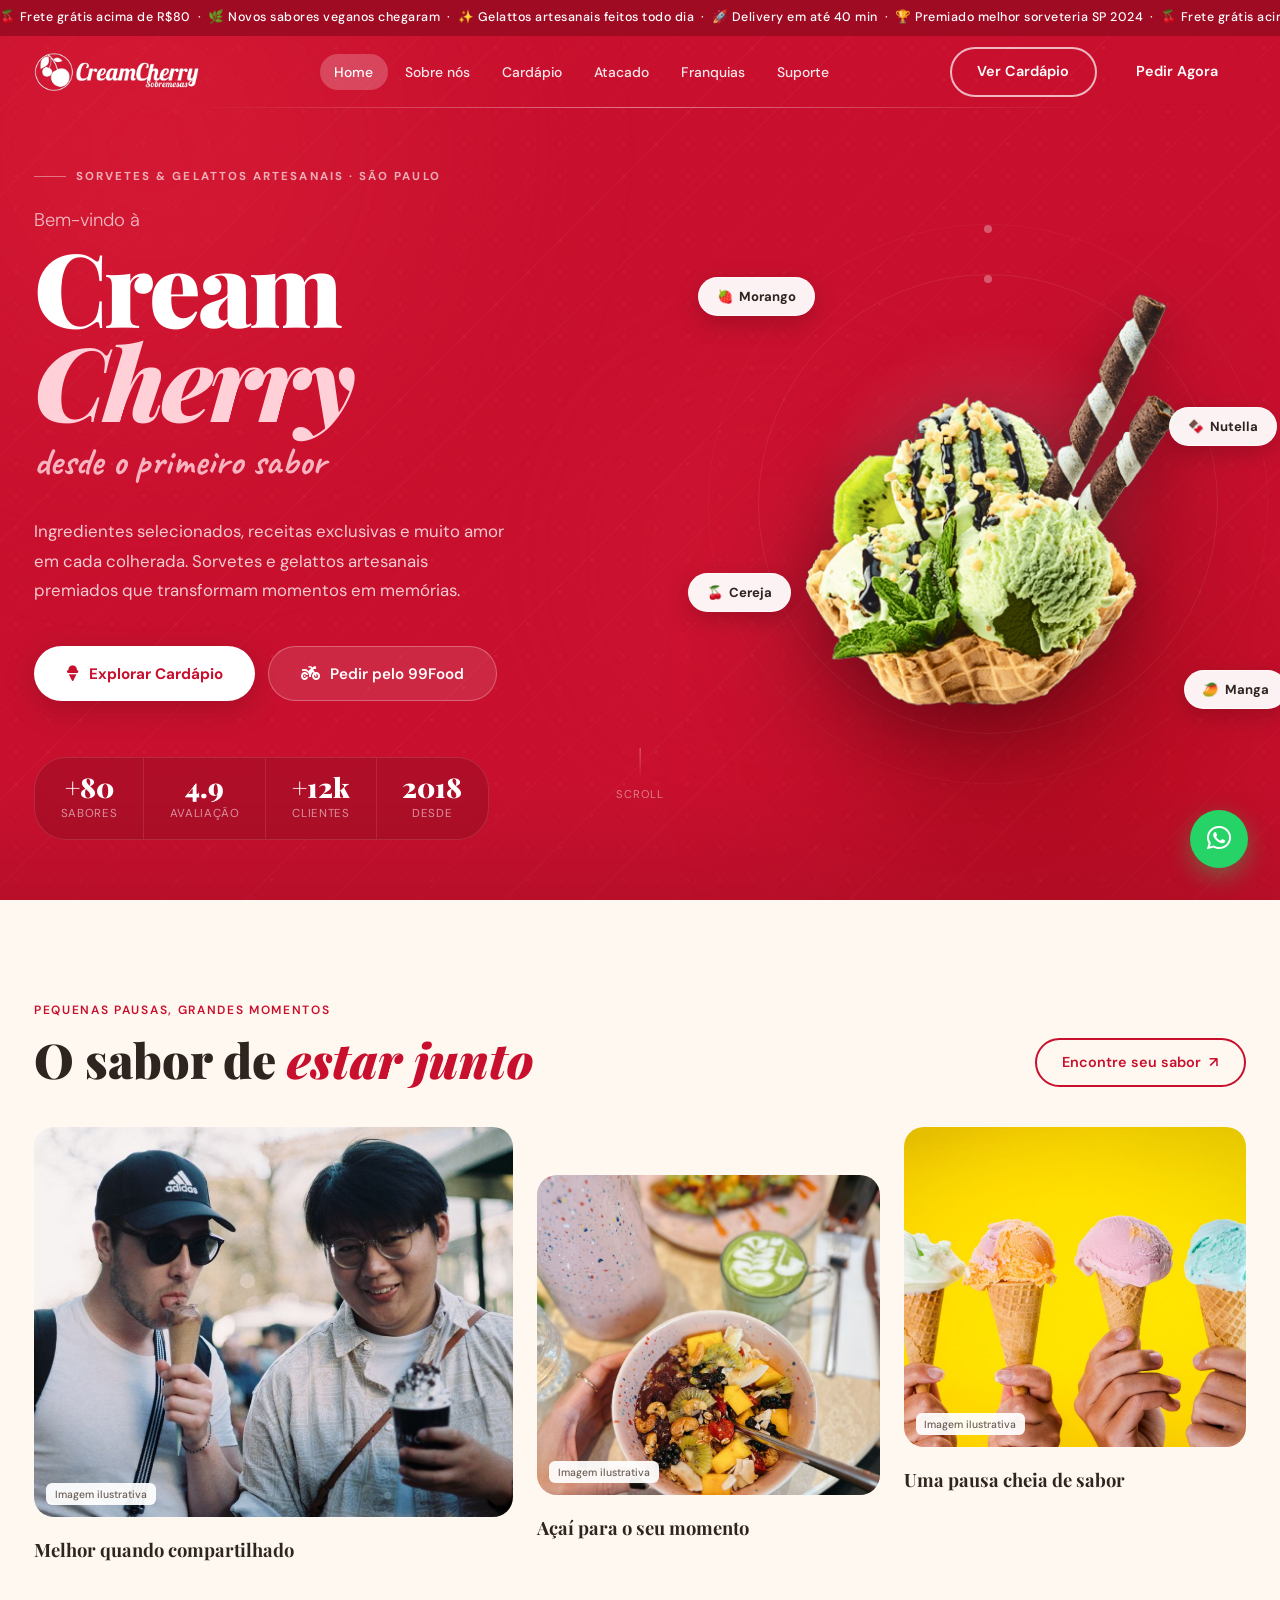
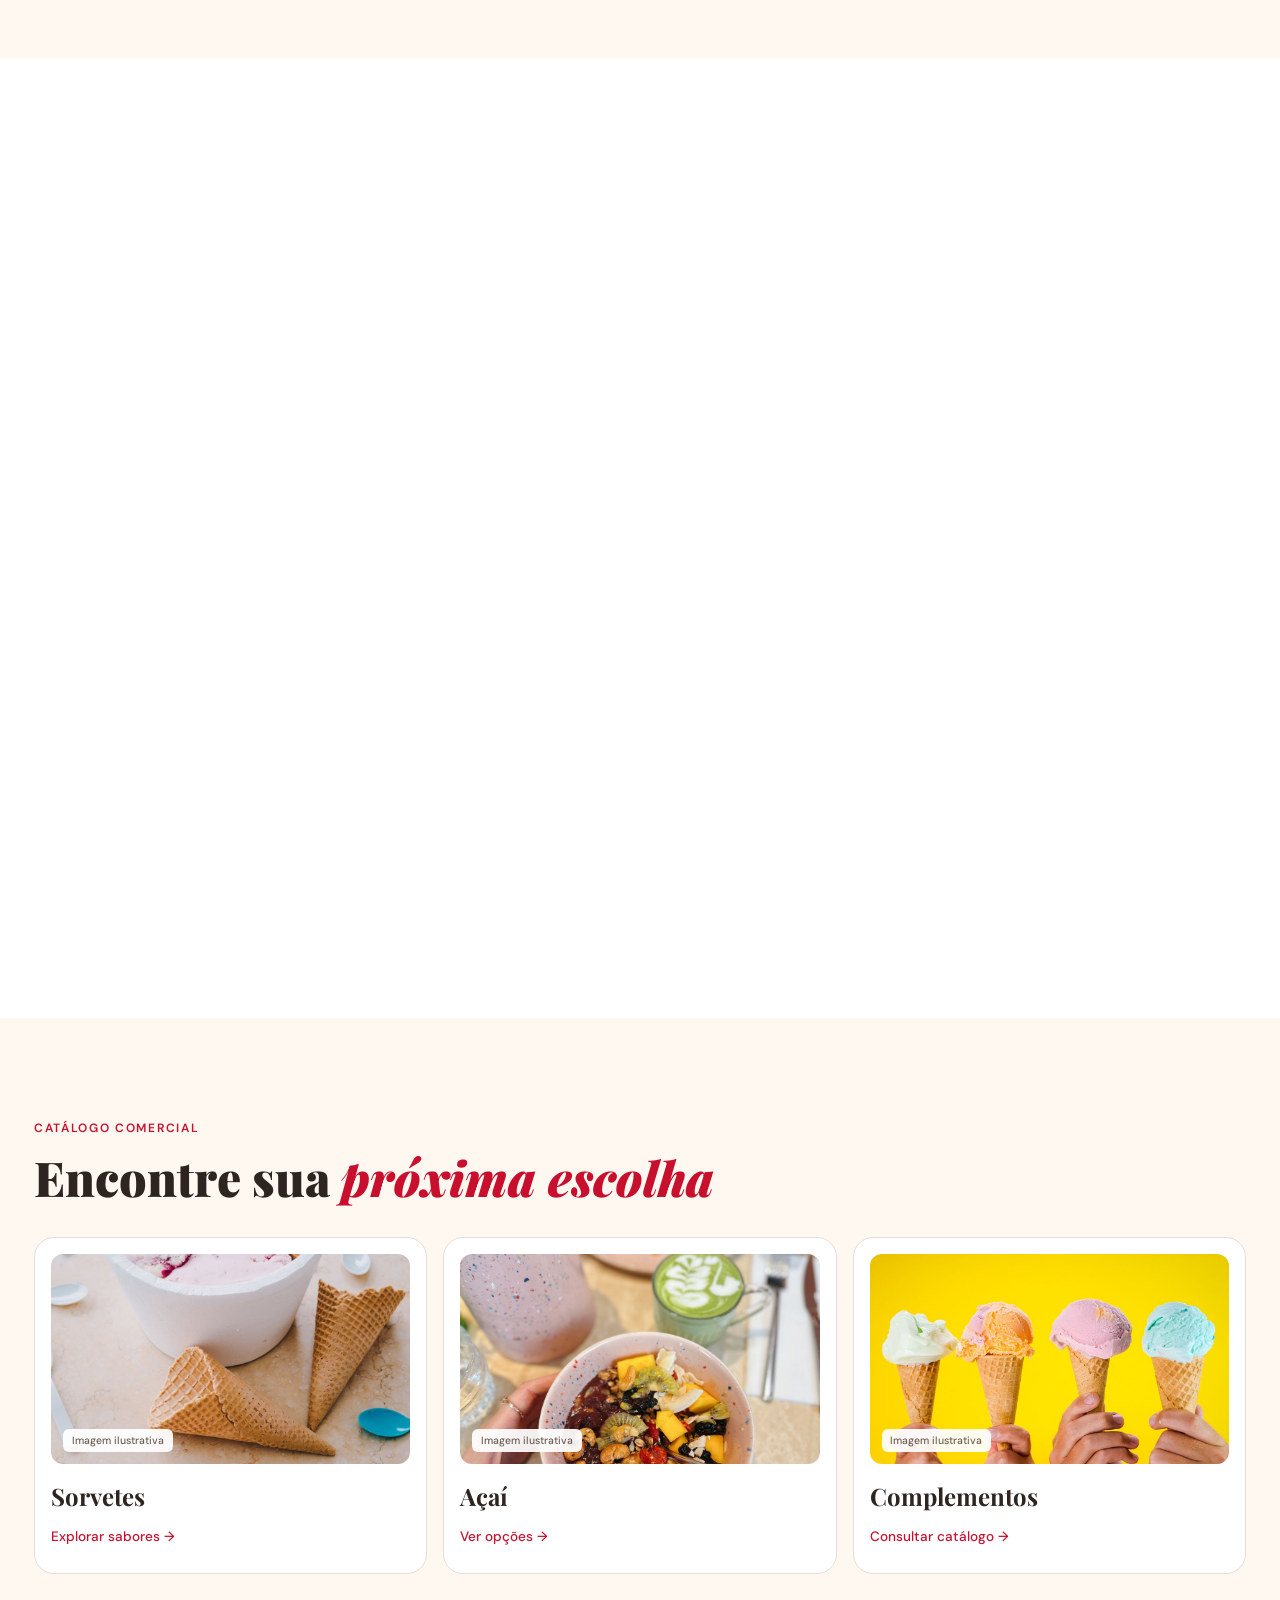
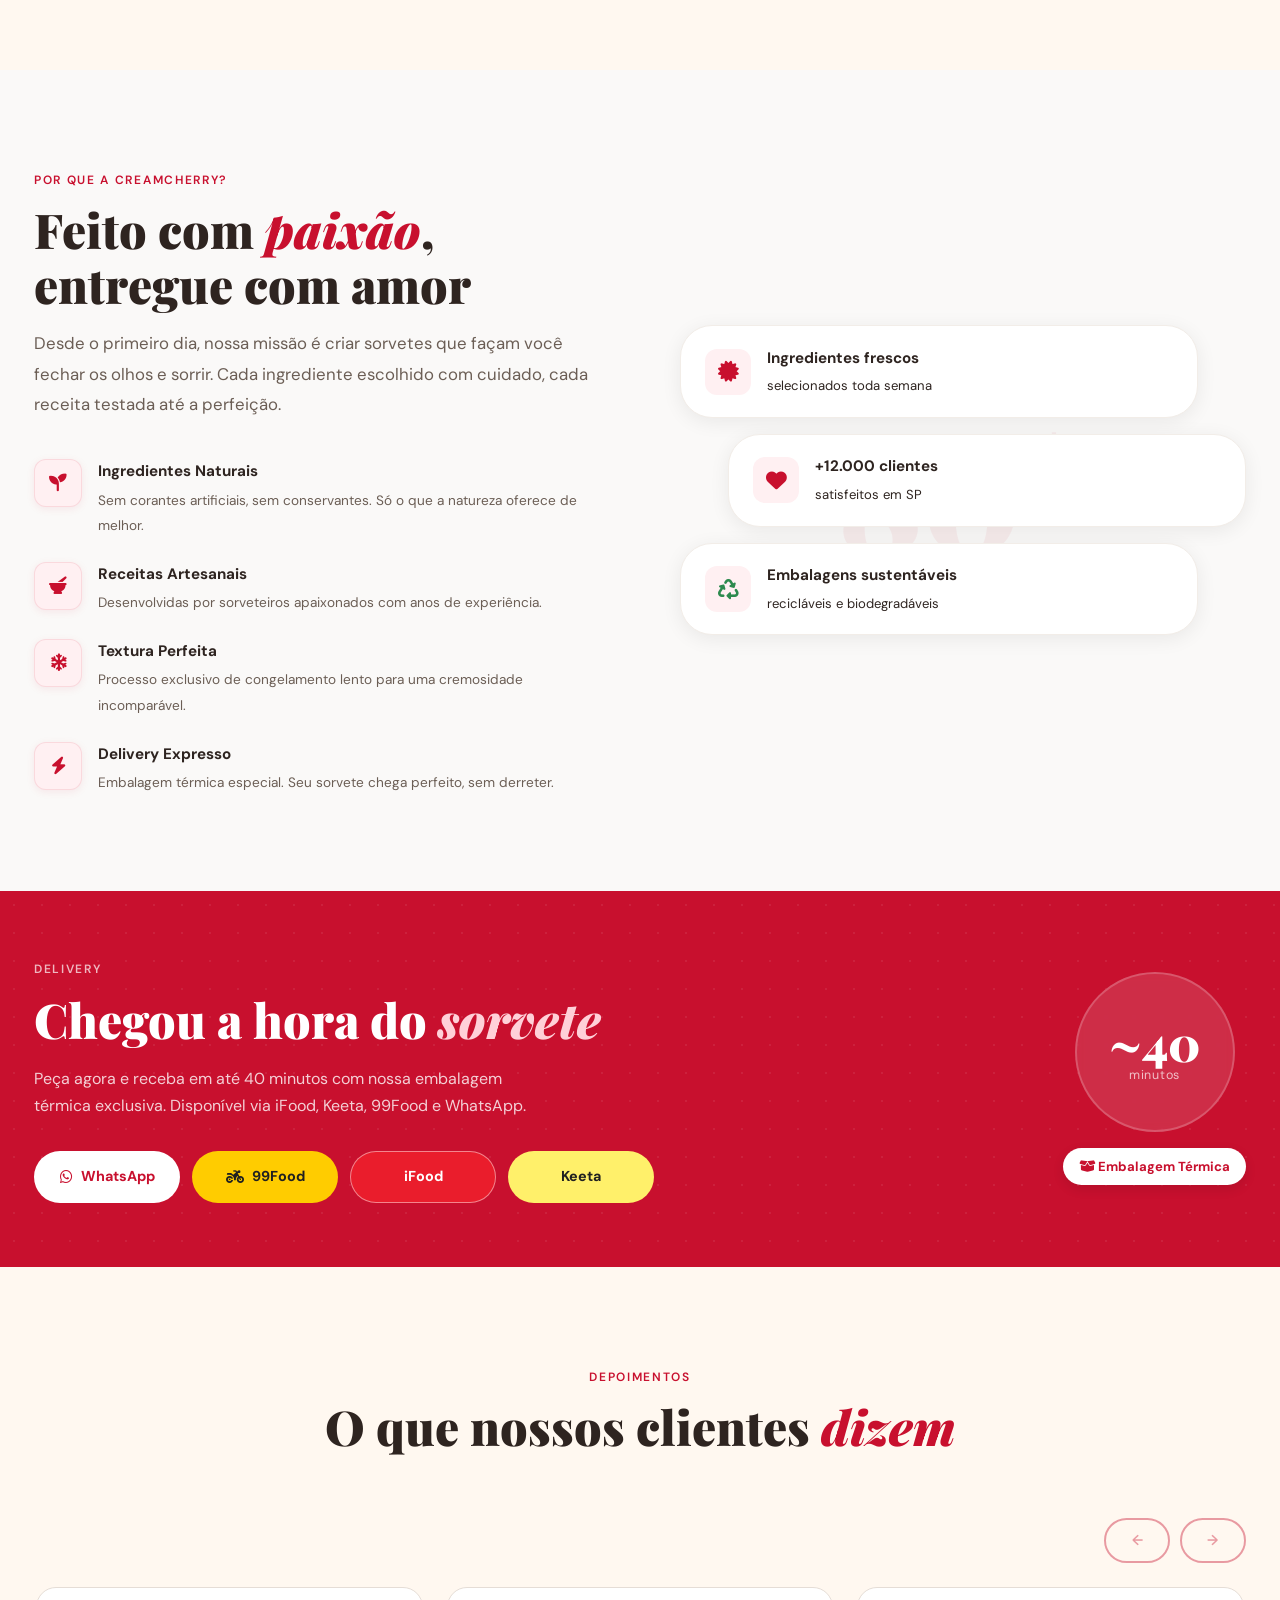
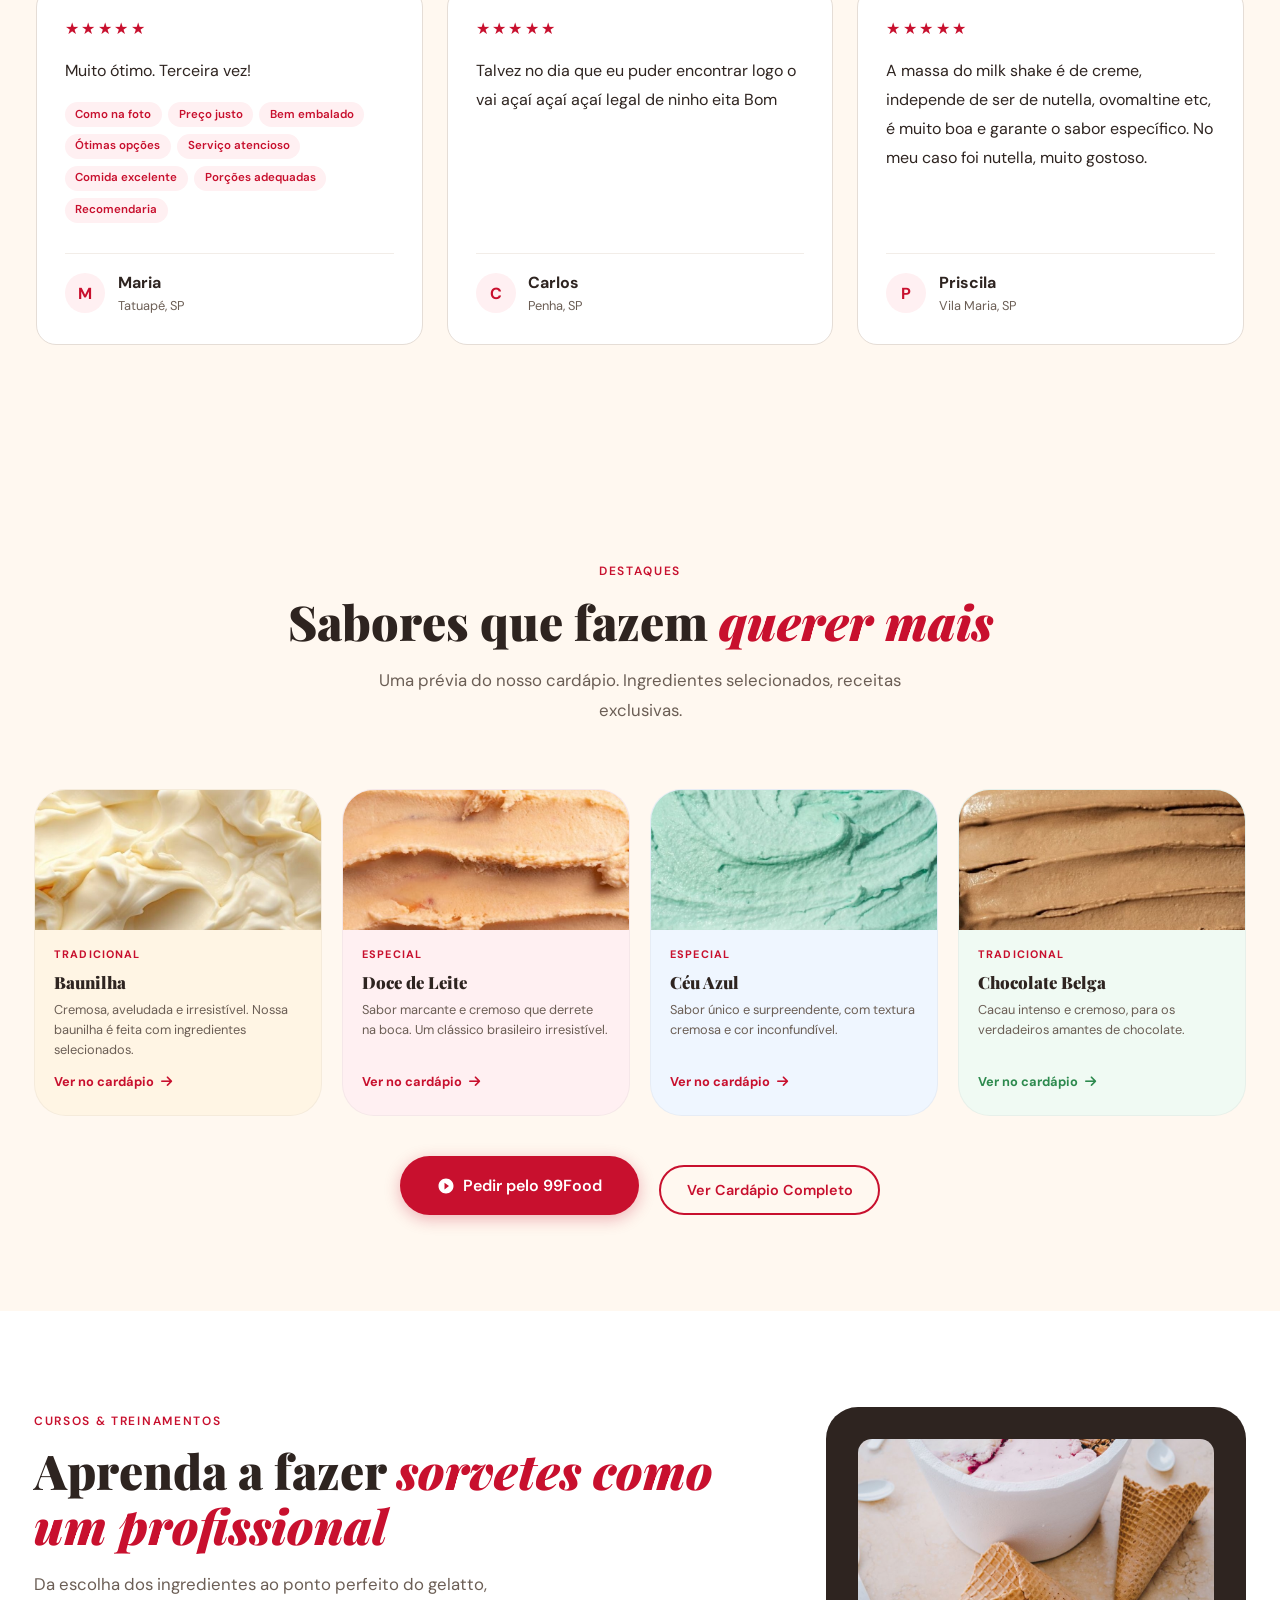
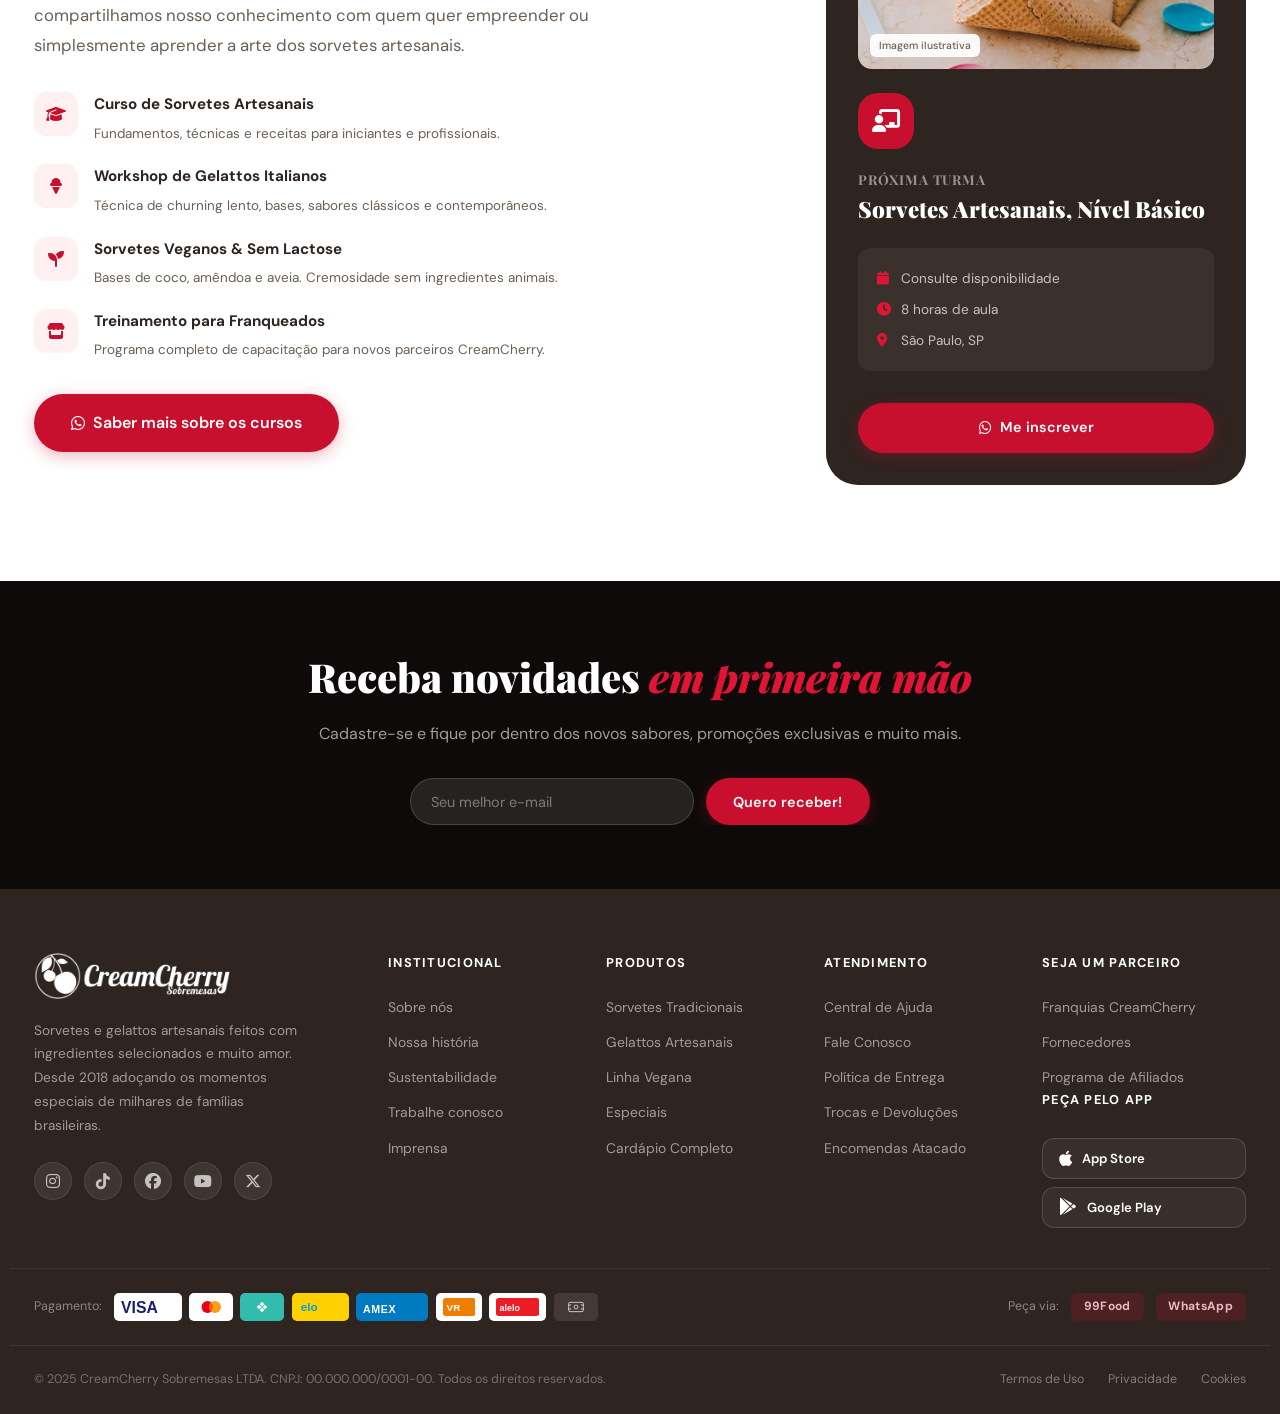
<file: index.html>
<!DOCTYPE html>
<html lang="pt-BR">
<head>
  <meta charset="UTF-8">
  <meta name="viewport" content="width=device-width, initial-scale=1.0">
  <title>CreamCherry | Sorvetes & Gelattos Premium</title>
  <meta name="description" content="CreamCherry: sorvetes artesanais e gelattos premium. Ingredientes selecionados, sabores irresistíveis. Peça agora!">
  <link rel="preconnect" href="https://fonts.googleapis.com">
  <link rel="preconnect" href="https://fonts.gstatic.com" crossorigin>
  <link href="https://fonts.googleapis.com/css2?family=Playfair+Display:ital,wght@0,700;0,900;1,700&family=DM+Sans:wght@300;400;500;600&family=Caveat:wght@700&display=swap" rel="stylesheet">
  <link rel="stylesheet" href="https://cdnjs.cloudflare.com/ajax/libs/font-awesome/6.5.0/css/all.min.css">
  <link rel="stylesheet" href="css/variables.css">
  <link rel="stylesheet" href="css/reset.css">
  <link rel="stylesheet" href="css/header.css">
  <link rel="stylesheet" href="css/hero.css">
  <link rel="stylesheet" href="css/sections.css">
  <link rel="stylesheet" href="css/footer.css">
  <link rel="stylesheet" href="css/animations.css">
  <!-- ═══ FAVICON ═══ -->
  <link rel="icon"             type="image/x-icon"    href="images/favicon.ico">
  <link rel="icon"             type="image/png" sizes="32x32"  href="images/favicon-32.png">
  <link rel="icon"             type="image/png" sizes="16x16"  href="images/favicon-16.png">
  <link rel="apple-touch-icon" sizes="180x180"                 href="images/favicon-180.png">
  <meta name="theme-color" content="#C8102E">
<link rel="stylesheet" href="css/commerce.css">
<link rel="stylesheet" href="css/editorial.css">
</head>
<body>

  <div class="site-header-wrap">
  <div class="announcement-bar">
    <div class="announcement-track">
      <span>🍒 Frete grátis acima de R$80 &nbsp;·&nbsp; 🌿 Novos sabores veganos chegaram &nbsp;·&nbsp; ✨ Gelattos artesanais feitos todo dia &nbsp;·&nbsp; 🚀 Delivery em até 40 min &nbsp;·&nbsp; 🏆 Premiado melhor sorveteria SP 2024 &nbsp;·&nbsp; 🍒 Frete grátis acima de R$80 &nbsp;·&nbsp; 🌿 Novos sabores veganos chegaram &nbsp;·&nbsp; ✨ Gelattos artesanais feitos todo dia &nbsp;·&nbsp; 🚀 Delivery em até 40 min &nbsp;·&nbsp; 🏆 Premiado melhor sorveteria SP 2024</span>
    </div>
  </div>

  <header class="header" id="header">
    <div class="header__inner">
      <a href="index.html" class="header__logo">
        <img src="images/logos/logo-branco-transparent.png"  alt="CreamCherry Sobremesas" class="logo-white">
        <img src="images/logos/logo-original-transparent.png" alt="CreamCherry Sobremesas" class="logo-color">
      </a>
      <nav class="header__nav">
        <a href="index.html"              class="nav__link active">Home</a>
        <a href="pages/sobre.html"        class="nav__link">Sobre nós</a>
        <a href="pages/cardapio.html"     class="nav__link">Cardápio</a>
        <a href="pages/atacado.html"      class="nav__link">Atacado</a>
        <a href="pages/franquias.html"    class="nav__link">Franquias</a>
        <a href="pages/suporte.html"      class="nav__link">Suporte</a>
      </nav>
      <div class="header__actions">
        <a href="pages/cardapio.html" class="btn btn--outline">Ver Cardápio</a>
        <a href="#delivery"           class="btn btn--red">Pedir Agora</a>
      </div>
      <button class="hamburger" id="hamburger" aria-label="Abrir menu">
        <span></span><span></span><span></span>
      </button>
    </div>

    
  </header>
  </div><!-- /site-header-wrap -->

  <!-- Mobile menu — OUTSIDE header to avoid stacking context trap -->
  <div class="mobile-menu" id="mobileMenu">
      <button class="mobile-menu__close" id="mobileClose"><i class="fa-solid fa-xmark"></i></button>
      <div class="mobile-menu__logo">
        <img src="images/logos/logo-original-transparent.png" alt="CreamCherry">
      </div>
      <nav class="mobile-menu__nav">
        <a href="index.html"><i class="fa-solid fa-house"></i> Home</a>
        <a href="pages/sobre.html"><i class="fa-solid fa-circle-info"></i> Sobre nós</a>
        <a href="pages/cardapio.html"><i class="fa-solid fa-ice-cream"></i> Cardápio</a>
        <a href="pages/atacado.html"><i class="fa-solid fa-box-open"></i> Atacado</a>
        <a href="pages/franquias.html"><i class="fa-solid fa-handshake"></i> Franquias</a>
        <a href="pages/suporte.html"><i class="fa-solid fa-headset"></i> Suporte</a>
      </nav>
      <a href="#delivery" class="btn btn--red btn--lg" style="margin-top:2rem;width:100%;justify-content:center;">Pedir Agora</a>
      <div class="mobile-menu__social">
        <a href="#" aria-label="Instagram"><i class="fa-brands fa-instagram"></i></a>
        <a href="#" aria-label="TikTok"><i class="fa-brands fa-tiktok"></i></a>
        <a href="#" aria-label="Facebook"><i class="fa-brands fa-facebook"></i></a>
        <a href="#" aria-label="YouTube"><i class="fa-brands fa-youtube"></i></a>
      </div>
    </div>

  <main>

    <!-- HERO — Premium Brand Statement -->
    <section class="hero" id="hero">

      <!-- Layered background -->
      <div class="hero__bg">
        <div class="hero__blob hero__blob--1"></div>
        <div class="hero__blob hero__blob--2"></div>
        <div class="hero__blob hero__blob--3"></div>
        <div class="hero__dots"></div>
        <div class="hero__lines"></div>
      </div>

      <div class="hero__container">

        <!-- LEFT: Brand statement -->
        <div class="hero__content">

          <div class="hero__eyebrow">
            <span class="hero__eyebrow-line"></span>
            Sorvetes & Gelattos Artesanais · São Paulo
          </div>

          <div class="hero__headline">
            <span class="hero__headline-pre">Bem-vindo à</span>
            <span class="hero__headline-main">Cream <em>Cherry</em></span>
            <span class="hero__headline-sub">desde o primeiro sabor</span>
          </div>

          <p class="hero__desc">
            Ingredientes selecionados, receitas exclusivas e muito amor em cada colherada.
            Sorvetes e gelattos artesanais premiados que transformam momentos em memórias.
          </p>

          <div class="hero__cta">
            <a href="pages/cardapio.html" class="hero-btn-primary">
              <i class="fa-solid fa-ice-cream"></i>
              Explorar Cardápio
            </a>
            <a href="https://oia.99app.com/dlp9/VkoEdY" target="_blank" class="hero-btn-secondary" rel="noopener noreferrer">
              <i class="fa-solid fa-motorcycle"></i>
              Pedir pelo 99Food
            </a>
          </div>

          <!-- Stats pill bar -->
          <div class="hero__stats">
            <div class="hero-stat">
              <span class="hero-stat__value">+80</span>
              <span class="hero-stat__label">Sabores</span>
            </div>
            <div class="hero-stat">
              <span class="hero-stat__value">4.9</span>
              <span class="hero-stat__label">Avaliação</span>
            </div>
            <div class="hero-stat">
              <span class="hero-stat__value">+12k</span>
              <span class="hero-stat__label">Clientes</span>
            </div>
            <div class="hero-stat">
              <span class="hero-stat__value">2018</span>
              <span class="hero-stat__label">Desde</span>
            </div>
          </div>

        </div><!-- /content -->

        <!-- RIGHT: Product visual -->
        <div class="hero__visual">
          <div class="hero__product">

            <!-- Decorative rings -->
            <div class="hero__ring"></div>
            <div class="hero__ring hero__ring--2"></div>

            <!-- Glow -->
            <div class="hero__glow"></div>

            <!-- Sorvete real — Sorvete_Home.png com fundo removido -->
            <img
              src="images/produtos/sorvete-hero.png"
              alt="Sorvete artesanal CreamCherry, taça de casquinha com pistache, kiwi e calda"
              class="hero__icecream"
              draggable="false"
            >
          </div><!-- /product -->

          <!-- Floating flavour tags -->
          <div class="float-tag float-tag--1"><span>🍓</span> Morango</div>
          <div class="float-tag float-tag--2"><span>🍫</span> Nutella</div>
          <div class="float-tag float-tag--3"><span>🍒</span> Cereja</div>
          <div class="float-tag float-tag--4"><span>🥭</span> Manga</div>

        </div><!-- /visual -->

      </div><!-- /container -->

      <!-- Scroll indicator -->
      <div class="hero__scroll" aria-hidden="true">
        <div class="hero__scroll-line"></div>
        <span>scroll</span>
      </div>

      <!-- Wave removed — clean edge -->

    </section><!-- /hero -->

    <section class="moments-section section-pad"><div class="container"><div class="moments-heading reveal"><div><span class="eyebrow">Pequenas pausas, grandes momentos</span><h2 class="section-title">O sabor de <em>estar junto</em></h2></div><a class="btn btn--outline" href="pages/cardapio.html">Encontre seu sabor <span aria-hidden="true">↗</span></a></div><div class="moments-grid"><div class="moment-tile reveal reveal-delay-1"><figure class="editorial-photo "><img src="images/editorial/amigos-tomando-sorvete.jpg" alt="Dois amigos tomando sorvete ao ar livre" width="1000" height="671" loading="lazy" decoding="async"><figcaption>Imagem ilustrativa</figcaption></figure><h3>Melhor quando compartilhado</h3></div><div class="moment-tile reveal reveal-delay-2"><figure class="editorial-photo "><img src="images/editorial/acai-com-frutas.jpg" alt="Tigela de açaí com frutas e acompanhamentos" width="1000" height="1333" loading="lazy" decoding="async"><figcaption>Imagem ilustrativa</figcaption></figure><h3>Açaí para o seu momento</h3></div><div class="moment-tile reveal reveal-delay-3"><figure class="editorial-photo "><img src="images/editorial/casquinhas-coloridas.jpg" alt="Mãos segurando casquinhas com sorvetes coloridos" width="1200" height="900" loading="lazy" decoding="async"><figcaption>Imagem ilustrativa</figcaption></figure><h3>Uma pausa cheia de sabor</h3></div></div></div></section>
    <!-- PRODUTOS REAIS — Fotos dos produtos + categoria -->
    <section class="section-pad products-real-section" id="categorias">
      <div class="container">

        <div class="section-header reveal">
          <span class="eyebrow">Nossos Produtos</span>
          <h2 class="section-title">Feito com <em>ingredientes reais</em></h2>
          <p class="section-desc">Cada produto é feito artesanalmente todos os dias. Veja o que preparamos para você.</p>
        </div>

        <!-- Product photo grid — 4 featured products with real photos -->
        <div class="prod-real-grid">

          <a href="pages/cardapio.html?cat=tradicionais" class="prod-real-card prod-real-card--large reveal reveal-delay-1">
            <div class="prod-real-img">
              <img src="images/produtos/tradicional.jpg" alt="Sorvetes Tradicionais CreamCherry" loading="lazy">
            </div>
            <div class="prod-real-body">
              <span class="prod-real-cat">Linha Tradicional</span>
              <h3>Sorvetes Tradicionais</h3>
              <p>Baunilha, Chocolate, Morango e muito mais. Sabores clássicos com ingredientes naturais.</p>
              <span class="prod-real-cta">Ver linha <i class="fa-solid fa-arrow-right"></i></span>
            </div>
          </a>

          <a href="pages/cardapio.html?cat=especiais" class="prod-real-card reveal reveal-delay-2">
            <div class="prod-real-img">
              <img src="images/produtos/especial.jpg" alt="Sorvetes Especiais CreamCherry" loading="lazy">
            </div>
            <div class="prod-real-body">
              <span class="prod-real-cat">Linha Especial</span>
              <h3>Especiais</h3>
              <p>Cherry Cheesecake, Pistache Italiano, Nutella Trufado e Tiramisù.</p>
              <span class="prod-real-cta">Ver linha <i class="fa-solid fa-arrow-right"></i></span>
            </div>
          </a>

          <a href="pages/cardapio.html?cat=veganos" class="prod-real-card reveal reveal-delay-3">
            <div class="prod-real-img" style="--card-accent:#2D8A4E">
              <img src="images/produtos/vegano.jpg" alt="Sorvetes Veganos CreamCherry" loading="lazy">
            </div>
            <div class="prod-real-body">
              <span class="prod-real-cat" style="color:#2D8A4E">Linha Vegana</span>
              <h3>Veganos</h3>
              <p>100% à base de plantas. Cremosos, saborosos e sem abrir mão do sabor.</p>
              <span class="prod-real-cta" style="color:#2D8A4E">Ver linha <i class="fa-solid fa-arrow-right"></i></span>
            </div>
          </a>

          <a href="pages/cardapio.html?cat=gelattos" class="prod-real-card reveal reveal-delay-4">
            <div class="prod-real-img" style="--card-accent:#1565C0">
              <img src="images/produtos/gelatto.jpg" alt="Gelattos Italianos CreamCherry" loading="lazy">
            </div>
            <div class="prod-real-body">
              <span class="prod-real-cat" style="color:#1565C0">Gelattos</span>
              <h3>Gelattos Italianos</h3>
              <p>Receitas autênticas trazidas da Itália. Textura densa, sabor incomparável.</p>
              <span class="prod-real-cta" style="color:#1565C0">Ver linha <i class="fa-solid fa-arrow-right"></i></span>
            </div>
          </a>

        </div>

        <div class="reveal" style="text-align:center;margin-top:3rem;display:flex;gap:1rem;justify-content:center;flex-wrap:wrap">
          <a href="pages/cardapio.html" class="btn btn--red btn--lg">
            Ver Cardápio Completo <i class="fa-solid fa-arrow-right"></i>
          </a>
          <a href="https://oia.99app.com/dlp9/VkoEdY" target="_blank" class="btn btn--outline btn--lg" rel="noopener noreferrer">
            <i class="fa-solid fa-motorcycle"></i> Pedir pelo 99Food
          </a>
        </div>

      </div>
    </section>

    <section class="catalog-entry section-pad"><div class="container"><span class="eyebrow">Catálogo comercial</span><h2 class="section-title">Encontre sua <em>próxima escolha</em></h2><nav class="catalog-entry__links" aria-label="Categorias do catálogo"><a href="pages/cardapio.html?cat=sorvetes"><figure class="editorial-photo "><img src="images/editorial/sorvetes-e-casquinhas.jpg" alt="Sorvetes de diferentes cores ao lado de casquinhas e colheres" width="1000" height="1500" loading="lazy" decoding="async"><figcaption>Imagem ilustrativa</figcaption></figure>Sorvetes <span>Explorar sabores →</span></a><a href="pages/cardapio.html?cat=acai"><figure class="editorial-photo "><img src="images/editorial/acai-com-frutas.jpg" alt="Tigela de açaí com frutas e acompanhamentos" width="1000" height="1333" loading="lazy" decoding="async"><figcaption>Imagem ilustrativa</figcaption></figure>Açaí <span>Ver opções →</span></a><a href="pages/cardapio.html?cat=complementos"><figure class="editorial-photo "><img src="images/editorial/casquinhas-coloridas.jpg" alt="Mãos segurando casquinhas com sorvetes coloridos" width="1200" height="900" loading="lazy" decoding="async"><figcaption>Imagem ilustrativa</figcaption></figure>Complementos <span>Consultar catálogo →</span></a></nav></div></section>
    <!-- DIFERENCIAIS -->
    <section class="diferenciais section-pad" id="diferenciais" style="background:var(--gray-50)">
      <div class="container">
        <div class="diferenciais__split">
          <div class="diferenciais__content reveal-left">
            <span class="eyebrow">Por que a CreamCherry?</span>
            <h2 class="section-title">Feito com <em>paixão</em>,<br>entregue com amor</h2>
            <p class="section-desc" style="margin-bottom:2.5rem">Desde o primeiro dia, nossa missão é criar sorvetes que façam você fechar os olhos e sorrir. Cada ingrediente escolhido com cuidado, cada receita testada até a perfeição.</p>
            <div class="diferencial-list">
              <div class="diferencial-item">
                <div class="diferencial-icon"><i class="fa-solid fa-seedling"></i></div>
                <div>
                  <strong>Ingredientes Naturais</strong>
                  <span>Sem corantes artificiais, sem conservantes. Só o que a natureza oferece de melhor.</span>
                </div>
              </div>
              <div class="diferencial-item">
                <div class="diferencial-icon"><i class="fa-solid fa-mortar-pestle"></i></div>
                <div>
                  <strong>Receitas Artesanais</strong>
                  <span>Desenvolvidas por sorveteiros apaixonados com anos de experiência.</span>
                </div>
              </div>
              <div class="diferencial-item">
                <div class="diferencial-icon"><i class="fa-solid fa-snowflake"></i></div>
                <div>
                  <strong>Textura Perfeita</strong>
                  <span>Processo exclusivo de congelamento lento para uma cremosidade incomparável.</span>
                </div>
              </div>
              <div class="diferencial-item">
                <div class="diferencial-icon"><i class="fa-solid fa-bolt"></i></div>
                <div>
                  <strong>Delivery Expresso</strong>
                  <span>Embalagem térmica especial. Seu sorvete chega perfeito, sem derreter.</span>
                </div>
              </div>
            </div>
          </div>

          <div class="diferenciais__visual reveal-right">
            <div class="visual-card visual-card--main">
              <div class="vc-emoji"><i class="fa-solid fa-certificate" style="color:var(--red)"></i></div>
              <div class="vc-text">
                <strong>Ingredientes frescos</strong>
                <span>selecionados toda semana</span>
              </div>
            </div>
            <div class="visual-card visual-card--secondary">
              <div class="vc-emoji"><i class="fa-solid fa-heart" style="color:#C8102E"></i></div>
              <div class="vc-text">
                <strong>+12.000 clientes</strong>
                <span>satisfeitos em SP</span>
              </div>
            </div>
            <div class="visual-card visual-card--tertiary">
              <div class="vc-emoji"><i class="fa-solid fa-recycle" style="color:#2D8A4E"></i></div>
              <div class="vc-text">
                <strong>Embalagens sustentáveis</strong>
                <span>recicláveis e biodegradáveis</span>
              </div>
            </div>
            <div class="big-number">80<sup>+</sup></div>
            <div class="big-number-label">sabores únicos</div>
          </div>
        </div>
      </div>
    </section>

    <!-- DELIVERY BANNER -->
    <section class="delivery-banner" id="delivery">
      <div class="delivery-banner__inner">
        <div class="delivery-banner__content reveal">
          <span class="eyebrow" style="color:rgba(255,255,255,0.7)">Delivery</span>
          <h2>Chegou a hora do <em>sorvete</em></h2>
          <p>Peça agora e receba em até 40 minutos com nossa embalagem térmica exclusiva. Disponível via iFood, Keeta, 99Food e WhatsApp.</p>
          <div class="delivery-apps delivery-apps--inline" data-delivery="inline">
            <a href="https://wa.me/5511989582586?text=Ol%C3%A1%2C%20CreamCherry!%20Gostaria%20de%20fazer%20um%20pedido.%20Podem%20me%20ajudar%3F" target="_blank" class="delivery-app-btn" rel="noopener noreferrer">
              <i class="fa-brands fa-whatsapp"></i> WhatsApp
            </a>
            <a href="https://oia.99app.com/dlp9/VkoEdY" target="_blank" class="delivery-app-btn delivery-app-btn--99" rel="noopener noreferrer">
              <i class="fa-solid fa-motorcycle"></i> 99Food
            </a>
          </div>
        </div>
        <div class="delivery-banner__visual">
          <div class="delivery-circle">
            <div class="delivery-time">
              <strong>~40</strong>
              <span>minutos</span>
            </div>
          </div>
          <div class="delivery-float"><i class="fa-solid fa-box-open"></i> Embalagem Térmica</div>
        </div>
      </div>
    </section>

    <!-- DEPOIMENTOS -->
    <section class="depoimentos section-pad">
      <div class="container">
        <div class="section-header reveal">
          <span class="eyebrow">Depoimentos</span>
          <h2 class="section-title">O que nossos clientes <em>dizem</em></h2>
        </div>
<div class="reviews-controls"><button type="button" class="btn btn--outline" data-review-prev aria-label="Avaliação anterior">←</button><button type="button" class="btn btn--outline" data-review-next aria-label="Próxima avaliação">→</button></div><div class="reviews-track" id="reviewsTrack" tabindex="0" role="region" aria-label="Avaliações dos clientes"></div><noscript><p>Veja os depoimentos com o JavaScript ativado.</p></noscript>
      </div>
    </section>


    <!-- FEATURED FLAVORS PREVIEW -->
    <section class="section-pad" style="background:var(--cream)">
      <div class="container">
        <div class="section-header reveal">
          <span class="eyebrow">Destaques</span>
          <h2 class="section-title">Sabores que fazem <em>querer mais</em></h2>
          <p class="section-desc">Uma prévia do nosso cardápio. Ingredientes selecionados, receitas exclusivas.</p>
        </div>
        <div class="flavors-showcase">
          <a href="pages/cardapio.html" class="flavor-showcase-card reveal reveal-delay-1" style="--card-bg:#FFF5E4">
            <div class="fsc-img" style="padding:0;overflow:hidden"><img src="images/produtos/sorvetes/sabores/baunilha.jpg" alt="Baunilha Clássica" loading="lazy" style="width:100%;height:100%;object-fit:cover"></div>
            <div class="fsc-body">
              <span class="fsc-cat">Tradicional</span>
              <strong>Baunilha</strong>
              <p>Cremosa, aveludada e irresistível. Nossa baunilha é feita com ingredientes selecionados.</p>
              <span class="fsc-cta">Ver no cardápio <i class="fa-solid fa-arrow-right"></i></span>
            </div>
          </a>
          <a href="pages/cardapio.html?cat=especiais" class="flavor-showcase-card reveal reveal-delay-2" style="--card-bg:#FFF0F2">
            <div class="fsc-img" style="padding:0;overflow:hidden"><img src="images/produtos/sorvetes/sabores/doce-de-leite.jpg" alt="Doce de Leite" loading="lazy" style="width:100%;height:100%;object-fit:cover"></div>
            <div class="fsc-body">
              <span class="fsc-cat">Especial</span>
              <strong>Doce de Leite</strong>
              <p>Sabor marcante e cremoso que derrete na boca. Um clássico brasileiro irresistível.</p>
              <span class="fsc-cta">Ver no cardápio <i class="fa-solid fa-arrow-right"></i></span>
            </div>
          </a>
          <a href="pages/cardapio.html?cat=gelattos" class="flavor-showcase-card reveal reveal-delay-3" style="--card-bg:#EFF6FF">
            <div class="fsc-img" style="padding:0;overflow:hidden"><img src="images/produtos/sorvetes/sabores/ceu-azul.jpg" alt="Céu Azul" loading="lazy" style="width:100%;height:100%;object-fit:cover"></div>
            <div class="fsc-body">
              <span class="fsc-cat">Especial</span>
              <strong>Céu Azul</strong>
              <p>Sabor único e surpreendente, com textura cremosa e cor inconfundível.</p>
              <span class="fsc-cta">Ver no cardápio <i class="fa-solid fa-arrow-right"></i></span>
            </div>
          </a>
          <a href="pages/cardapio.html?cat=tradicionais" class="flavor-showcase-card reveal reveal-delay-4" style="--card-bg:#F0FAF3">
            <div class="fsc-img" style="padding:0;overflow:hidden"><img src="images/produtos/sorvetes/sabores/chocolate-belga.jpg" alt="Chocolate Belga" loading="lazy" style="width:100%;height:100%;object-fit:cover"></div>
            <div class="fsc-body">
              <span class="fsc-cat">Tradicional</span>
              <strong>Chocolate Belga</strong>
              <p>Cacau intenso e cremoso, para os verdadeiros amantes de chocolate.</p>
              <span class="fsc-cta" style="color:#2D8A4E">Ver no cardápio <i class="fa-solid fa-arrow-right"></i></span>
            </div>
          </a>
        </div>
        <div style="text-align:center;margin-top:2.5rem" class="reveal">
          <a href="https://oia.99app.com/dlp9/VkoEdY" target="_blank" class="btn btn--red btn--lg" rel="noopener noreferrer">
            <svg width="18" height="18" viewBox="0 0 24 24" fill="white"><path d="M12 2C6.48 2 2 6.48 2 12s4.48 10 10 10 10-4.48 10-10S17.52 2 12 2zm-2 14.5v-9l6 4.5-6 4.5z"/></svg>
            Pedir pelo 99Food
          </a>
          <a href="pages/cardapio.html" class="btn btn--outline" style="margin-left:1rem">
            Ver Cardápio Completo
          </a>
        </div>
      </div>
    </section>

    <!-- CURSOS & TREINAMENTOS -->
    <section class="section-pad cursos-section">
      <div class="container">
        <div class="cursos-split reveal">
          <div class="cursos-content">
            <span class="eyebrow">Cursos & Treinamentos</span>
            <h2 class="section-title">Aprenda a fazer <em>sorvetes como um profissional</em></h2>
            <p class="section-desc" style="margin-bottom:2rem">Da escolha dos ingredientes ao ponto perfeito do gelatto, compartilhamos nosso conhecimento com quem quer empreender ou simplesmente aprender a arte dos sorvetes artesanais.</p>
            <div class="cursos-list">
              <div class="curso-item">
                <div class="curso-icon"><i class="fa-solid fa-graduation-cap"></i></div>
                <div>
                  <strong>Curso de Sorvetes Artesanais</strong>
                  <span>Fundamentos, técnicas e receitas para iniciantes e profissionais.</span>
                </div>
              </div>
              <div class="curso-item">
                <div class="curso-icon"><i class="fa-solid fa-ice-cream"></i></div>
                <div>
                  <strong>Workshop de Gelattos Italianos</strong>
                  <span>Técnica de churning lento, bases, sabores clássicos e contemporâneos.</span>
                </div>
              </div>
              <div class="curso-item">
                <div class="curso-icon"><i class="fa-solid fa-seedling"></i></div>
                <div>
                  <strong>Sorvetes Veganos & Sem Lactose</strong>
                  <span>Bases de coco, amêndoa e aveia. Cremosidade sem ingredientes animais.</span>
                </div>
              </div>
              <div class="curso-item">
                <div class="curso-icon"><i class="fa-solid fa-store"></i></div>
                <div>
                  <strong>Treinamento para Franqueados</strong>
                  <span>Programa completo de capacitação para novos parceiros CreamCherry.</span>
                </div>
              </div>
            </div>
            <div style="margin-top:2rem;display:flex;gap:1rem;flex-wrap:wrap">
              <a href="https://wa.me/5511989582586?text=Ol%C3%A1!%20Tenho%20interesse%20nos%20cursos%20de%20sorvetes%20da%20CreamCherry!" target="_blank" class="btn btn--red btn--lg" rel="noopener noreferrer">
                <i class="fa-brands fa-whatsapp"></i> Saber mais sobre os cursos
              </a>
            </div>
          </div>
          <div class="cursos-visual reveal-right">
            <div class="curso-card-big"><figure class="editorial-photo course-photo"><img src="images/editorial/sorvetes-e-casquinhas.jpg" alt="Sorvetes de diferentes cores ao lado de casquinhas e colheres" width="1000" height="1500" loading="lazy" decoding="async"><figcaption>Imagem ilustrativa</figcaption></figure>
              <div class="ccb-icon"><i class="fa-solid fa-chalkboard-user"></i></div>
              <h4>Próxima turma</h4>
              <p>Sorvetes Artesanais, Nível Básico</p>
              <div class="ccb-meta">
                <span><i class="fa-solid fa-calendar"></i> Consulte disponibilidade</span>
                <span><i class="fa-solid fa-clock"></i> 8 horas de aula</span>
                <span><i class="fa-solid fa-location-dot"></i> São Paulo, SP</span>
              </div>
              <a href="https://wa.me/5511989582586?text=Quero%20me%20inscrever%20no%20curso%20de%20sorvetes!" target="_blank" class="btn btn--red" style="margin-top:1.5rem;width:100%;justify-content:center" rel="noopener noreferrer">
                <i class="fa-brands fa-whatsapp"></i> Me inscrever
              </a>
            </div>
          </div>
        </div>
      </div>
    </section>

    <!-- NEWSLETTER -->
    <section class="newsletter">
      <div class="newsletter__inner">
        <div class="newsletter__content reveal">
          <h2>Receba novidades <em>em primeira mão</em></h2>
          <p>Cadastre-se e fique por dentro dos novos sabores, promoções exclusivas e muito mais.</p>
          <div class="newsletter-form">
            <input type="email" id="newsletterEmail" placeholder="Seu melhor e-mail" autocomplete="email">
            <button class="btn btn--red" onclick="subscribeNewsletter()">Quero receber!</button>
          </div>
        </div>
      </div>
    </section>

  </main>

  <footer class="footer">
    <div class="footer__top">
      <div class="footer__brand">
        <div class="footer__logo">
          <img src="images/logos/logo-branco-transparent.png" alt="CreamCherry Sobremesas" style="height:46px;width:auto;">
        </div>
        <p>Sorvetes e gelattos artesanais feitos com ingredientes selecionados e muito amor. Desde 2018 adoçando os momentos especiais de milhares de famílias brasileiras.</p>
        <div class="footer__social">
          <a href="#" aria-label="Instagram"><i class="fa-brands fa-instagram"></i></a>
          <a href="#" aria-label="TikTok"><i class="fa-brands fa-tiktok"></i></a>
          <a href="#" aria-label="Facebook"><i class="fa-brands fa-facebook"></i></a>
          <a href="#" aria-label="YouTube"><i class="fa-brands fa-youtube"></i></a>
          <a href="#" aria-label="Twitter/X"><i class="fa-brands fa-x-twitter"></i></a>
        </div>
      </div>
      <div class="footer__col">
        <h4>Institucional</h4>
        <ul>
          <li><a href="pages/sobre.html">Sobre nós</a></li>
          <li><a href="pages/sobre.html#historia">Nossa história</a></li>
          <li><a href="pages/sobre.html#sustentabilidade">Sustentabilidade</a></li>
          <li><a href="#">Trabalhe conosco</a></li>
          <li><a href="#">Imprensa</a></li>
        </ul>
      </div>
      <div class="footer__col">
        <h4>Produtos</h4>
        <ul>
          <li><a href="pages/cardapio.html?cat=tradicionais">Sorvetes Tradicionais</a></li>
          <li><a href="pages/cardapio.html?cat=gelattos">Gelattos Artesanais</a></li>
          <li><a href="pages/cardapio.html?cat=veganos">Linha Vegana</a></li>
          <li><a href="pages/cardapio.html?cat=especiais">Especiais</a></li>
          <li><a href="pages/cardapio.html">Cardápio Completo</a></li>
        </ul>
      </div>
      <div class="footer__col">
        <h4>Atendimento</h4>
        <ul>
          <li><a href="pages/suporte.html">Central de Ajuda</a></li>
          <li><a href="pages/suporte.html">Fale Conosco</a></li>
          <li><a href="#">Política de Entrega</a></li>
          <li><a href="#">Trocas e Devoluções</a></li>
          <li><a href="pages/atacado.html">Encomendas Atacado</a></li>
        </ul>
      </div>
      <div class="footer__col">
        <h4>Seja um Parceiro</h4>
        <ul>
          <li><a href="pages/franquias.html">Franquias CreamCherry</a></li>
          <li><a href="#">Fornecedores</a></li>
          <li><a href="#">Programa de Afiliados</a></li>
        </ul>
        <div class="footer__apps">
          <h4>Peça pelo app</h4>
          <a href="#" class="app-badge"><i class="fa-brands fa-apple"></i> App Store</a>
          <a href="#" class="app-badge"><i class="fa-brands fa-google-play"></i> Google Play</a>
        </div>
      </div>
    </div>
    <div class="footer__mid">
      <div class="footer__payment">
        <span>Pagamento:</span>
        <div class="payment-icons">
          <!-- Visa -->
          <div class="payment-badge" title="Visa">
            <svg viewBox="0 0 48 16" xmlns="http://www.w3.org/2000/svg">
              <text x="0" y="13" font-family="Arial" font-weight="900" font-size="14" fill="#1A1F71">VISA</text>
            </svg>
          </div>
          <!-- Mastercard -->
          <div class="payment-badge" title="Mastercard" style="gap:3px;display:flex;align-items:center;padding:3px 5px">
            <svg viewBox="0 0 38 24" width="38" height="24" xmlns="http://www.w3.org/2000/svg">
              <rect width="38" height="24" rx="4" fill="white"/>
              <circle cx="14" cy="12" r="8" fill="#EB001B"/>
              <circle cx="24" cy="12" r="8" fill="#F79E1B"/>
              <path d="M19 6.27a8 8 0 0 1 0 11.46A8 8 0 0 1 19 6.27z" fill="#FF5F00"/>
            </svg>
          </div>
          <!-- Pix -->
          <div class="payment-badge payment-badge--pix" title="Pix">
            <svg viewBox="0 0 64 64" xmlns="http://www.w3.org/2000/svg">
              <path d="M32 8l10.6 10.6-10.6 10.6L21.4 18.6z" fill="white"/>
              <path d="M32 34.8l10.6 10.6L32 56l-10.6-10.6z" fill="white"/>
              <path d="M8 32l10.6-10.6 10.6 10.6-10.6 10.6z" fill="white"/>
              <path d="M34.8 32l10.6-10.6L56 32l-10.6 10.6z" fill="white"/>
            </svg>
          </div>
          <!-- Elo -->
          <div class="payment-badge" title="Elo" style="background:#FFD000">
            <svg viewBox="0 0 48 20" xmlns="http://www.w3.org/2000/svg">
              <text x="2" y="15" font-family="Arial" font-weight="900" font-size="13" fill="#00A0E0">elo</text>
            </svg>
          </div>
          <!-- AmEx -->
          <div class="payment-badge" title="American Express" style="background:#007BC1">
            <svg viewBox="0 0 52 16" xmlns="http://www.w3.org/2000/svg">
              <text x="0" y="13" font-family="Arial" font-weight="700" font-size="9.5" fill="white" letter-spacing="0.5">AMEX</text>
            </svg>
          </div>
          <!-- VR -->
          <div class="payment-badge payment-badge--vr" title="VR Benefícios">
            <svg viewBox="0 0 36 20" xmlns="http://www.w3.org/2000/svg">
              <rect width="36" height="20" rx="3" fill="#EF7D00"/>
              <text x="4" y="14" font-family="Arial" font-weight="900" font-size="11" fill="white">VR</text>
            </svg>
          </div>
          <!-- Alelo -->
          <div class="payment-badge payment-badge--alelo" title="Alelo">
            <svg viewBox="0 0 48 20" xmlns="http://www.w3.org/2000/svg">
              <rect width="48" height="20" rx="3" fill="#EC1C24"/>
              <text x="4" y="14" font-family="Arial" font-weight="700" font-size="10" fill="white">alelo</text>
            </svg>
          </div>
          <!-- Dinheiro -->
          <div class="payment-badge payment-badge--dinheiro" title="Dinheiro">
            <svg viewBox="0 0 24 24" fill="none" xmlns="http://www.w3.org/2000/svg">
              <rect x="1" y="5" width="22" height="14" rx="2" stroke="rgba(255,255,255,0.7)" stroke-width="1.5"/>
              <circle cx="12" cy="12" r="3" stroke="rgba(255,255,255,0.7)" stroke-width="1.5"/>
              <line x1="1" y1="9" x2="5" y2="9" stroke="rgba(255,255,255,0.7)" stroke-width="1.5"/>
              <line x1="19" y1="9" x2="23" y2="9" stroke="rgba(255,255,255,0.7)" stroke-width="1.5"/>
              <line x1="1" y1="15" x2="5" y2="15" stroke="rgba(255,255,255,0.7)" stroke-width="1.5"/>
              <line x1="19" y1="15" x2="23" y2="15" stroke="rgba(255,255,255,0.7)" stroke-width="1.5"/>
            </svg>
          </div>
        </div>
      </div>
      <div class="footer__delivery-brands">
        <span>Peça via:</span>
        <a href="https://oia.99app.com/dlp9/VkoEdY" target="_blank" class="del-brand" style="text-decoration:none" rel="noopener noreferrer">99Food</a>
        <a href="https://wa.me/5511989582586?text=Ol%C3%A1%2C%20CreamCherry!%20Gostaria%20de%20fazer%20um%20pedido." target="_blank" class="del-brand" style="text-decoration:none" rel="noopener noreferrer">WhatsApp</a>
      </div>
    </div>

    <div class="footer__bottom">
      <p>© 2025 CreamCherry Sobremesas LTDA. CNPJ: 00.000.000/0001-00. Todos os direitos reservados.</p>
      <div class="footer__legal">
        <a href="#">Termos de Uso</a>
        <a href="#">Privacidade</a>
        <a href="#">Cookies</a>
      </div>
    </div>
  </footer>

  <a href="https://wa.me/5511989582586?text=Ol%C3%A1%2C%20CreamCherry!%20Gostaria%20de%20fazer%20um%20pedido.%20Podem%20me%20ajudar%3F" class="whatsapp-float" target="_blank" aria-label="WhatsApp" rel="noopener noreferrer">
    <i class="fa-brands fa-whatsapp"></i>
  </a>
  <div class="toast" id="toast"><i class="fa-solid fa-circle-check"></i><span id="toastMsg"></span></div>

  <script src="js/data.js"></script>
  <script src="js/config.js"></script>
  <script src="js/main.js"></script>
  <script src="js/forms.js"></script>
  <script src="js/reviews-data.js"></script>
  <script src="js/commerce.js"></script>

  <!-- VLibras — Acessibilidade para Libras / Gov.br -->
  <div vw class="enabled">
    <div vw-access-button class="active"></div>
    <div vw-plugin-wrapper>
      <div class="vw-plugin-top-wrapper"></div>
    </div>
  </div>
  <script src="https://vlibras.gov.br/app/vlibras-plugin.js"></script>
  <script>new window.VLibras.Widget('https://vlibras.gov.br/app');</script>

  <!-- Hand Talk — Acessibilidade adicional (opcional, remova se não tiver contrato) -->
  <!-- <script src="https://plugin.handtalk.me/web/latest/handtalk.min.js"></script>
  <script>var ht = new HT({ token: "SEU_TOKEN_AQUI" });</script> -->
</body>
</html>
</file>
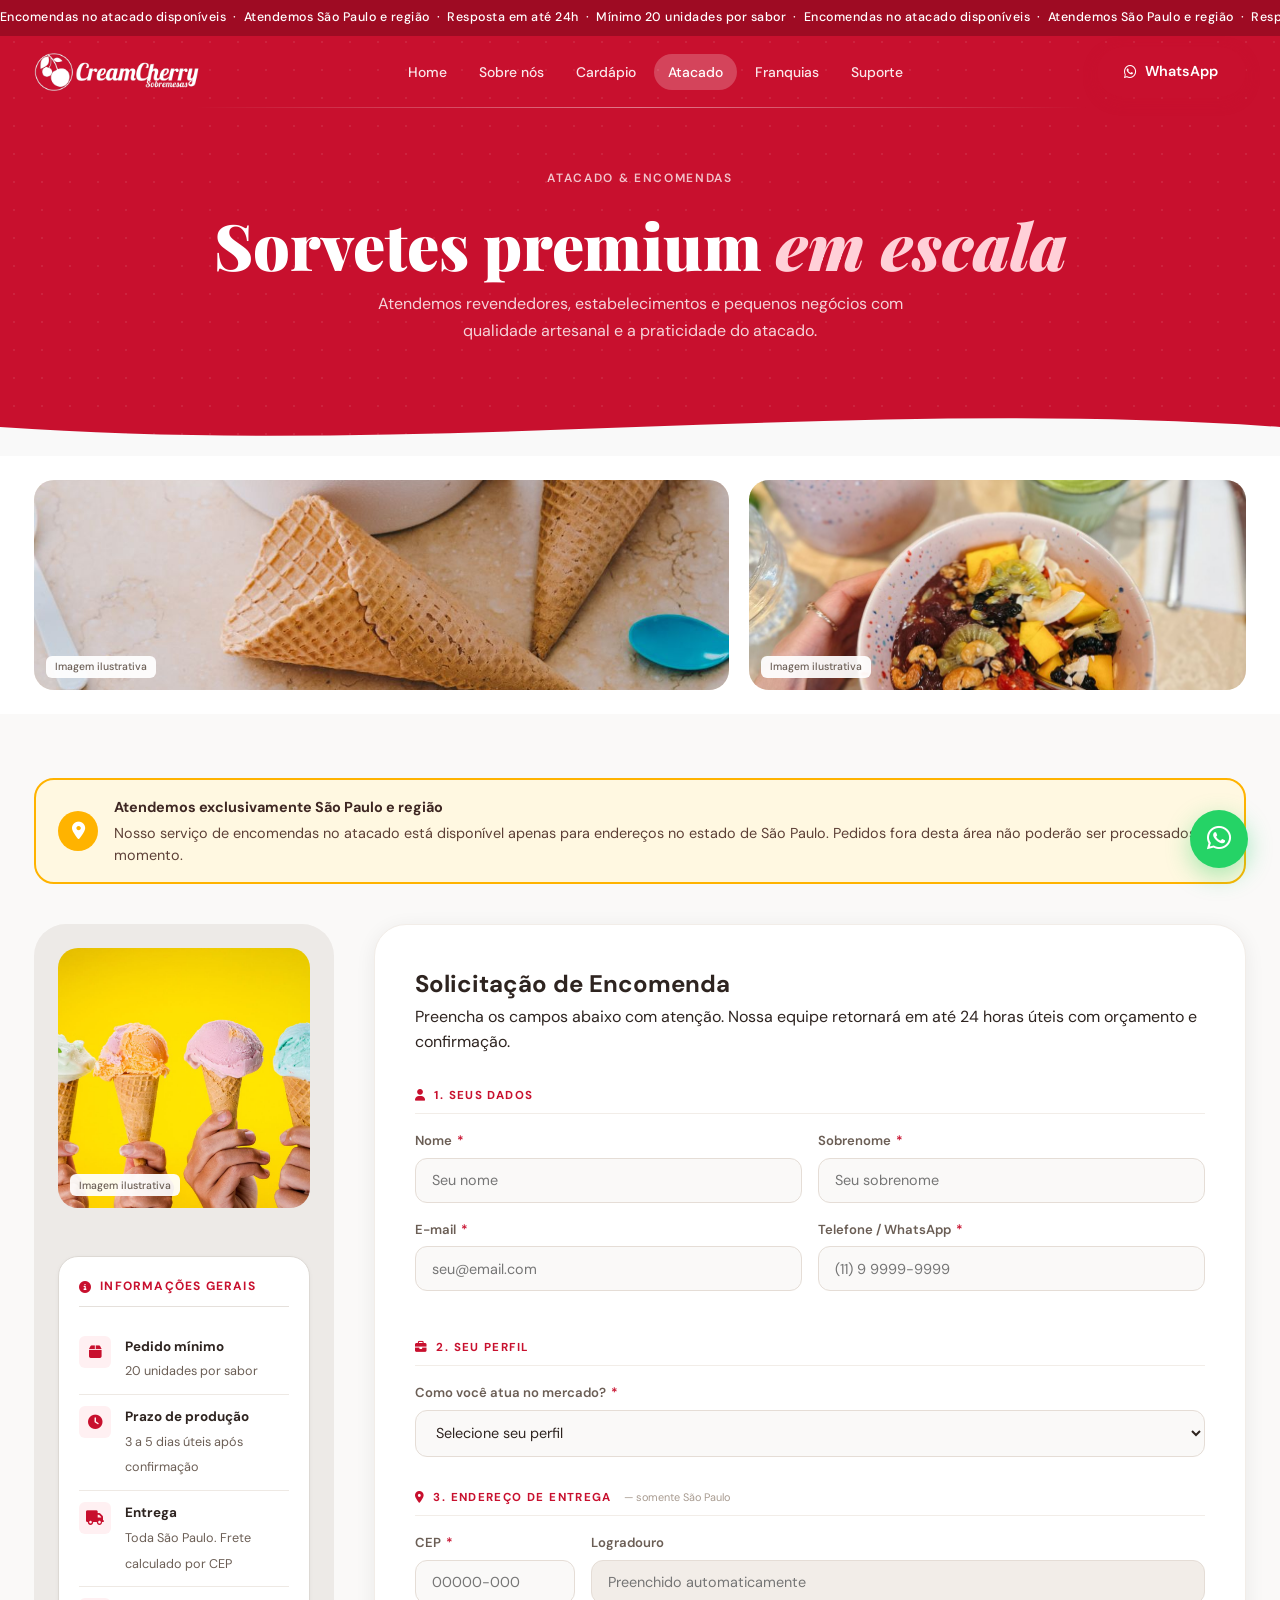
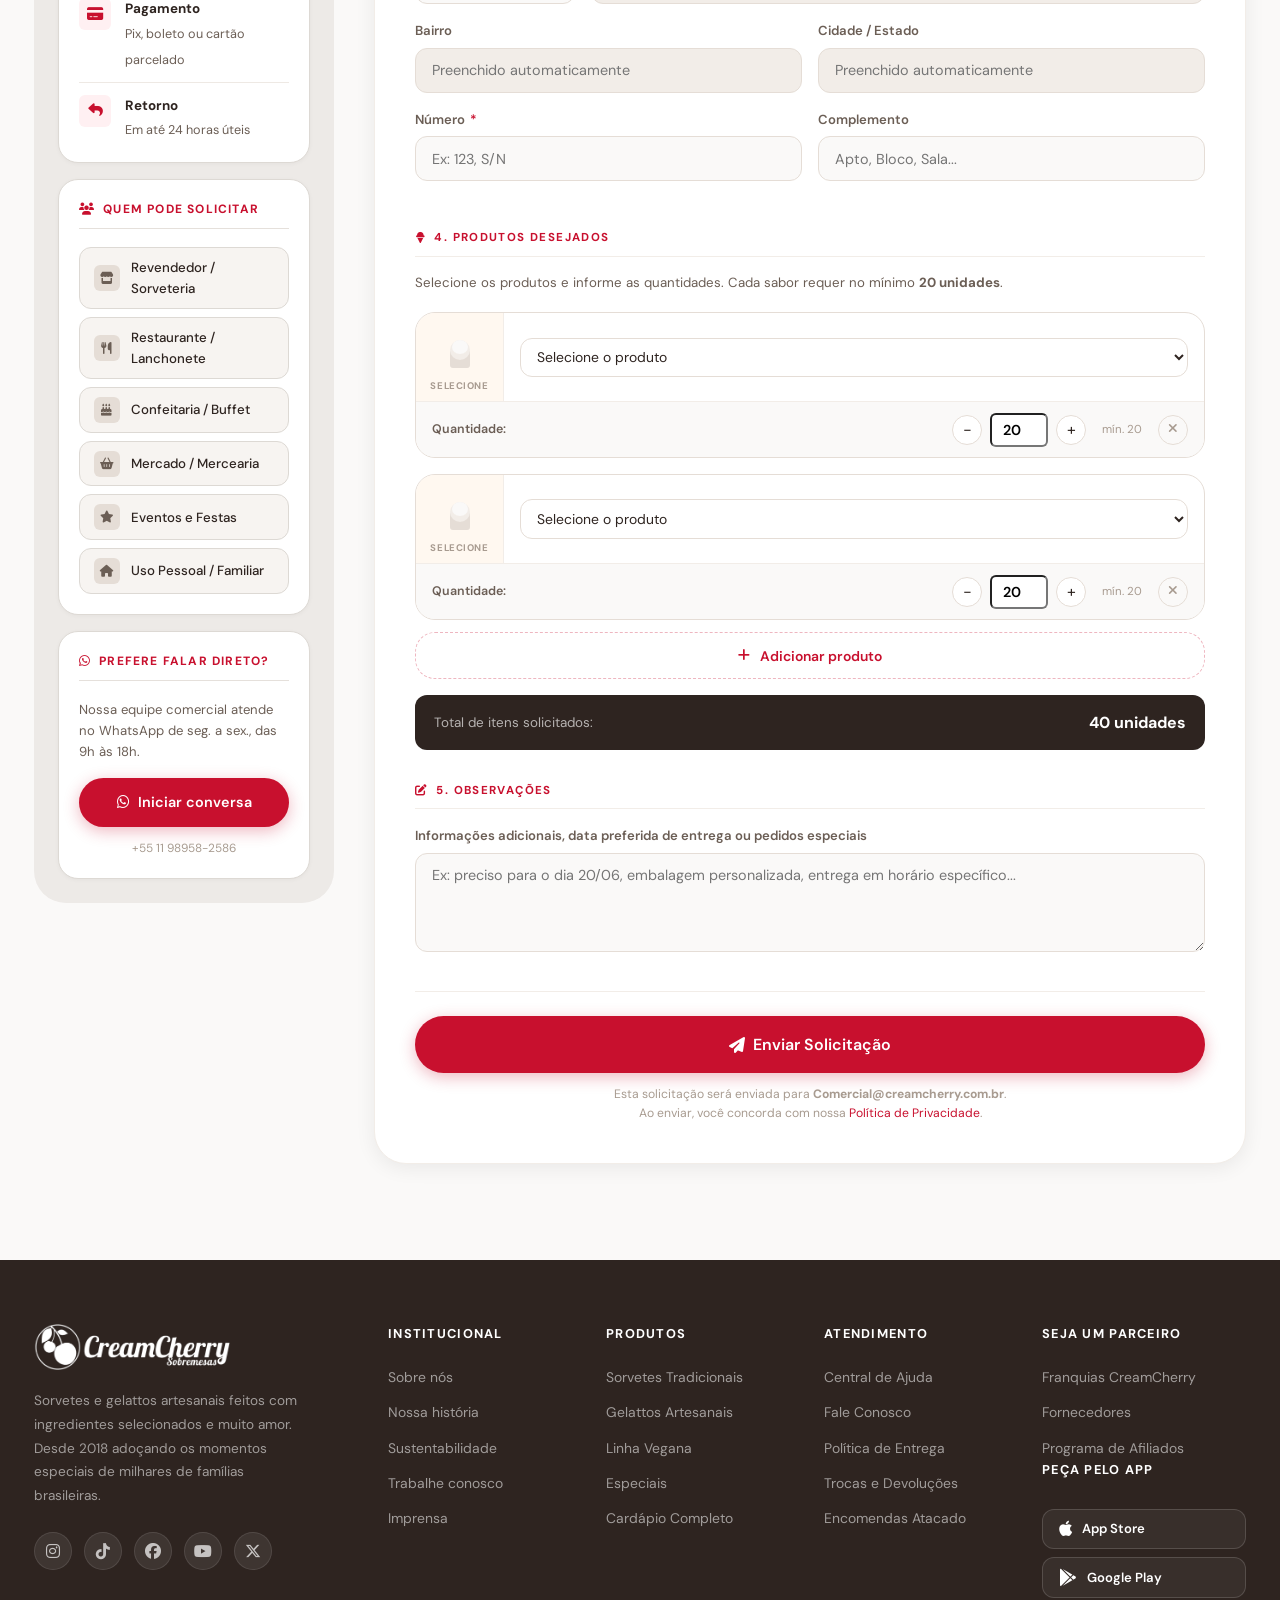
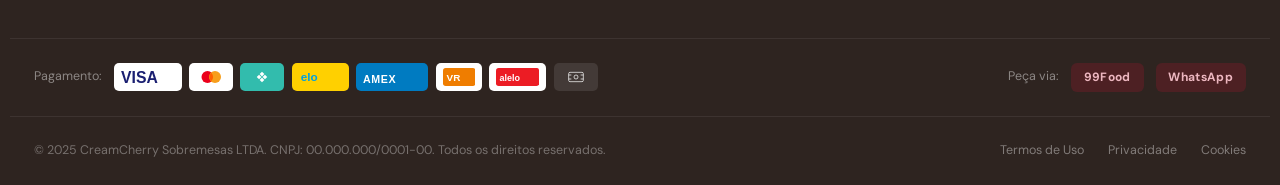
<file: pages/atacado.html>
<!DOCTYPE html>
<html lang="pt-BR">
<head>
  <meta charset="UTF-8">
  <meta name="viewport" content="width=device-width, initial-scale=1.0">
  <title>Encomendas no Atacado | CreamCherry Sobremesas</title>
  <meta name="description" content="Solicite encomendas de sorvetes e gelattos no atacado. Atendemos exclusivamente São Paulo. CreamCherry Premium.">

  <link rel="preconnect" href="https://fonts.googleapis.com">
  <link href="https://fonts.googleapis.com/css2?family=Playfair+Display:ital,wght@0,700;0,900;1,700&family=DM+Sans:wght@300;400;500;600&family=Caveat:wght@700&display=swap" rel="stylesheet">
  <link rel="stylesheet" href="https://cdnjs.cloudflare.com/ajax/libs/font-awesome/6.5.0/css/all.min.css">
  <link rel="stylesheet" href="../css/variables.css">
  <link rel="stylesheet" href="../css/reset.css">
  <link rel="stylesheet" href="../css/header.css">
  <link rel="stylesheet" href="../css/sections.css">
  <link rel="stylesheet" href="../css/footer.css">
  <link rel="stylesheet" href="../css/animations.css">

  <style>
    /* ════════════════════════════════════════
       PAGE HERO
    ════════════════════════════════════════ */
    .page-hero {
      background: var(--red);
      margin-top: 0;
      padding-top: calc(var(--header-h) + 36px + 3.5rem);
      padding-bottom: 7rem;
      padding-left: 0;
      padding-right: 0;
      position: relative;
      overflow: hidden;
      text-align: center;
    }
    .page-hero::before {
      content: '';
      position: absolute; inset: 0;
      background-image: radial-gradient(circle, rgba(255,255,255,0.08) 1px, transparent 1px);
      background-size: 28px 28px;
    }
    .page-hero__content { position: relative; z-index: 2; }
    .page-hero h1 {
      font-family: var(--font-display);
      font-size: clamp(2.2rem, 5vw, 4rem);
      font-weight: 900; color: white;
      margin: .5rem 0; line-height: 1.15;
    }
    .page-hero h1 em { font-style: italic; color: #FFD0D8; }
    .page-hero p {
      color: rgba(255,255,255,0.82);
      font-size: 1rem; max-width: 560px;
      margin: 0 auto; line-height: 1.7;
    }
    .page-hero__wave { position: absolute; bottom: -1px; left: 0; right: 0; line-height: 0; }
    .page-hero__wave svg { width: 100%; height: 60px; display: block; }

    /* ════════════════════════════════════════
       SP ALERT
    ════════════════════════════════════════ */
    .sp-alert {
      background: #FFF8E1;
      border: 2px solid #FFB300;
      border-radius: var(--radius-lg);
      padding: 1rem 1.4rem;
      display: flex;
      align-items: center;
      gap: 1rem;
      margin-bottom: 2.5rem;
      font-size: 0.9rem;
      color: #5D4037;
      line-height: 1.55;
    }
    .sp-alert__icon {
      width: 40px; height: 40px; flex-shrink: 0;
      background: #FFB300;
      border-radius: 50%;
      display: flex; align-items: center; justify-content: center;
      color: white;
      font-size: 1.1rem;
    }
    .sp-alert strong { color: #3E2723; display: block; margin-bottom: 0.2rem; }

    /* ════════════════════════════════════════
       LAYOUT
    ════════════════════════════════════════ */
    .atacado-page { padding: var(--space-xl) 0 var(--space-2xl); background: var(--gray-50); }

    .atacado-grid {
      display: grid;
      grid-template-columns: 300px 1fr;
      gap: 2.5rem;
      align-items: start;
    }

    /* ════════════════════════════════════════
       INFO SIDEBAR
    ════════════════════════════════════════ */
    /* Sidebar, light gray tonal background, distinct from white form */
    .atacado-info {
      position: sticky;
      top: 90px;
      display: flex;
      flex-direction: column;
      gap: 1rem;
      background: #EDEAE7;
      border-radius: var(--radius-xl);
      padding: 1.5rem;
    }

    .info-card {
      background: white;
      border-radius: var(--radius-lg);
      padding: 1.25rem;
      border: 1px solid #DDD9D4;
      box-shadow: 0 1px 4px rgba(0,0,0,0.04);
    }
    .atacado-info .info-card__title { color: var(--red); border-bottom-color: #E5E0DB; }
    .atacado-info .info-item { border-bottom-color: #EEE9E4; }
    .atacado-info .info-item strong { color: var(--gray-800); }
    .atacado-info .info-item span   { color: var(--gray-600); }
    .atacado-info .info-item__icon  { background: var(--red-pale); color: var(--red); }
    .atacado-info .profile-badge    { background: #F7F4F1; border-color: #DDD9D4; color: var(--gray-700); }
    .atacado-info .profile-badge:hover { background: var(--red-pale); border-color: rgba(200,16,46,.25); color: var(--red); }
    .atacado-info .profile-badge__icon { background: var(--gray-200); color: var(--gray-600); }
    .atacado-info p { color: var(--gray-600); }

    .info-card__title {
      font-size: 0.75rem;
      font-weight: 700;
      letter-spacing: 0.1em;
      text-transform: uppercase;
      color: var(--red);
      margin-bottom: 1.1rem;
      padding-bottom: 0.6rem;
      border-bottom: 1px solid var(--gray-100);
      display: flex;
      align-items: center;
      gap: 0.5rem;
    }

    .info-item {
      display: flex;
      align-items: flex-start;
      gap: 0.85rem;
      padding: 0.7rem 0;
      border-bottom: 1px solid var(--gray-100);
    }
    .info-item:last-child { border-bottom: none; padding-bottom: 0; }

    .info-item__icon {
      width: 32px; height: 32px; flex-shrink: 0;
      background: var(--red-pale);
      border-radius: var(--radius-sm);
      display: flex; align-items: center; justify-content: center;
      color: var(--red);
      font-size: 0.9rem;
    }

    .info-item strong { display: block; font-size: 0.84rem; font-weight: 700; color: var(--gray-800); }
    .info-item span   { font-size: 0.79rem; color: var(--gray-600); line-height: 1.5; }

    /* Profile types */
    .profile-types { display: flex; flex-direction: column; gap: 0.5rem; }

    .profile-badge {
      display: flex;
      align-items: center;
      gap: 0.7rem;
      padding: 0.55rem 0.85rem;
      border-radius: var(--radius-md);
      font-size: 0.83rem;
      font-weight: 500;
      color: var(--gray-700);
      background: var(--gray-50);
      border: 1.5px solid var(--gray-100);
      transition: all var(--dur-base) var(--ease-out);
    }

    .profile-badge__icon {
      width: 26px; height: 26px; flex-shrink: 0;
      background: var(--gray-200);
      border-radius: var(--radius-sm);
      display: flex; align-items: center; justify-content: center;
      color: var(--gray-600);
      font-size: 0.75rem;
    }

    .profile-badge.selected,
    .profile-badge:hover {
      background: var(--red-pale);
      border-color: rgba(200,16,46,0.25);
      color: var(--red);
    }
    .profile-badge.selected .profile-badge__icon,
    .profile-badge:hover .profile-badge__icon {
      background: var(--red);
      color: white;
    }

    /* ════════════════════════════════════════
       FORM WRAPPER
    ════════════════════════════════════════ */
    .atacado-form-wrap {
      background: var(--white);
      border-radius: var(--radius-xl);
      padding: 2.5rem;
      border: 1.5px solid var(--gray-100);
      box-shadow: var(--shadow-card);
    }

    .atacado-form-wrap > h2 {
      font-family: var(--font-display);
      font-size: 1.7rem;
      font-weight: 900;
      color: var(--gray-800);
      margin-bottom: 0.4rem;
    }

    .atacado-form-wrap > p {
      font-size: 0.88rem;
      color: var(--gray-600);
      margin-bottom: 2rem;
      line-height: 1.65;
    }

    /* Form steps */
    .form-section-title {
      font-size: 0.72rem;
      font-weight: 700;
      letter-spacing: 0.12em;
      text-transform: uppercase;
      color: var(--red);
      margin: 2rem 0 1rem;
      padding-bottom: 0.5rem;
      border-bottom: 1px solid var(--gray-100);
      display: flex;
      align-items: center;
      gap: 0.5rem;
    }

    .form-row   { display: grid; grid-template-columns: 1fr 1fr; gap: 1rem; }
    .form-group { margin-bottom: 1rem; }

    .form-group label {
      display: flex;
      align-items: center;
      gap: 0.3rem;
      font-size: 0.82rem;
      font-weight: 600;
      color: var(--gray-600);
      margin-bottom: 0.4rem;
    }

    .required { color: var(--red); }

    .form-group input,
    .form-group select,
    .form-group textarea {
      width: 100%;
      padding: 0.78rem 1rem;
      border: 1.5px solid var(--gray-200);
      border-radius: var(--radius-md);
      font-size: 0.9rem;
      color: var(--gray-800);
      outline: none;
      background: var(--gray-50);
      transition: border-color var(--dur-fast), box-shadow var(--dur-fast);
      font-family: var(--font-body);
    }

    .form-group input:focus,
    .form-group select:focus,
    .form-group textarea:focus {
      border-color: var(--red);
      background: white;
      box-shadow: 0 0 0 3px rgba(200,16,46,0.07);
    }

    .form-group input.error  { border-color: #E53935; background: #FFF5F5; }
    .form-group input.valid  { border-color: #43A047; }

    .field-error {
      display: none;
      font-size: 0.75rem;
      color: #E53935;
      margin-top: 0.3rem;
    }
    .field-error.show { display: block; }

    .input-readonly {
      background: var(--gray-100) !important;
      color: var(--gray-600) !important;
      cursor: not-allowed;
    }

    /* CEP */
    .cep-row { display: grid; grid-template-columns: 160px 1fr; gap: 1rem; }

    .cep-loading {
      display: none;
      font-size: 0.78rem;
      color: var(--red);
      margin-top: 0.35rem;
      align-items: center;
      gap: 0.4rem;
    }
    .cep-loading.show { display: flex; }

    /* ════════════════════════════════════════
       PRODUCT CARD SELECTOR
    ════════════════════════════════════════ */
    .product-selector-area {
      display: flex;
      flex-direction: column;
      gap: 1rem;
    }

    /* Each product row = card */
    .product-card-row {
      border: 1.5px solid var(--gray-200);
      border-radius: var(--radius-lg);
      overflow: hidden;
      background: var(--white);
      transition: border-color var(--dur-base), box-shadow var(--dur-base);
    }

    .product-card-row.has-product {
      border-color: rgba(200,16,46,0.2);
      box-shadow: 0 2px 12px rgba(200,16,46,0.06);
    }

    /* Top part: preview + select */
    .pcard-top {
      display: grid;
      grid-template-columns: 88px 1fr;
      gap: 0;
      min-height: 88px;
    }

    /* Visual preview thumbnail */
    .pcard-thumb {
      width: 88px;
      background: var(--cream);
      display: flex;
      flex-direction: column;
      align-items: center;
      justify-content: center;
      flex-shrink: 0;
      border-right: 1px solid var(--gray-100);
      position: relative;
      overflow: hidden;
      transition: background var(--dur-base);
    }

    .pcard-thumb svg {
      width: 52px;
      height: 52px;
      transition: transform var(--dur-base) var(--ease-out);
    }

    .product-card-row.has-product .pcard-thumb svg {
      transform: scale(1.08);
    }

    .pcard-thumb-label {
      font-size: 0.6rem;
      font-weight: 700;
      letter-spacing: 0.06em;
      text-transform: uppercase;
      color: var(--gray-400);
      margin-top: 4px;
      text-align: center;
      padding: 0 4px;
    }

    /* Category colour bands */
    .pcard-thumb.cat-tradicional { background: #FFF5E4; }
    .pcard-thumb.cat-especial    { background: #FFF0F2; }
    .pcard-thumb.cat-vegano      { background: #F0FAF3; }
    .pcard-thumb.cat-gelatto     { background: #EFF6FF; }

    /* Right side of card top */
    .pcard-info {
      padding: 0.85rem 1rem;
      display: flex;
      flex-direction: column;
      justify-content: center;
      gap: 0.5rem;
    }

    .pcard-select {
      width: 100%;
      padding: 0.55rem 0.75rem;
      border: 1.5px solid var(--gray-200);
      border-radius: var(--radius-md);
      font-size: 0.87rem;
      color: var(--gray-800);
      background: white;
      outline: none;
      font-family: var(--font-body);
      cursor: pointer;
      transition: border-color var(--dur-fast);
    }
    .pcard-select:focus { border-color: var(--red); }

    .pcard-meta {
      display: flex;
      align-items: center;
      gap: 0.5rem;
      flex-wrap: wrap;
    }

    .pcard-tag {
      font-size: 0.68rem;
      font-weight: 700;
      letter-spacing: 0.06em;
      text-transform: uppercase;
      padding: 0.18rem 0.55rem;
      border-radius: 4px;
      background: var(--gray-100);
      color: var(--gray-600);
    }

    .pcard-tag.cat-tradicional { background: #FFF5E4; color: #A0522D; }
    .pcard-tag.cat-especial    { background: #FFF0F2; color: var(--red); }
    .pcard-tag.cat-vegano      { background: #F0FAF3; color: #2D8A4E; }
    .pcard-tag.cat-gelatto     { background: #EFF6FF; color: #1565C0; }

    .pcard-desc {
      font-size: 0.78rem;
      color: var(--gray-500);
      line-height: 1.4;
    }

    /* Bottom part: qty + remove */
    .pcard-bottom {
      padding: 0.65rem 1rem;
      background: var(--gray-50);
      border-top: 1px solid var(--gray-100);
      display: flex;
      align-items: center;
      justify-content: space-between;
      gap: 1rem;
    }

    .qty-label {
      font-size: 0.78rem;
      font-weight: 600;
      color: var(--gray-600);
    }

    .qty-controls {
      display: flex;
      align-items: center;
      gap: 0.5rem;
      margin-left: auto;
    }

    .qty-btn {
      width: 30px; height: 30px;
      border-radius: 50%;
      background: var(--white);
      border: 1.5px solid var(--gray-200);
      color: var(--gray-700);
      font-size: 1rem;
      display: flex; align-items: center; justify-content: center;
      cursor: pointer;
      transition: all var(--dur-fast);
      line-height: 1;
    }
    .qty-btn:hover { background: var(--red); color: white; border-color: var(--red); }

    .qty-input {
      width: 58px;
      text-align: center;
      padding: 0.38rem 0.4rem !important;
      font-size: 0.9rem !important;
      font-weight: 600 !important;
      border-radius: var(--radius-sm) !important;
      margin-bottom: 0 !important;
    }

    .remove-card-btn {
      width: 30px; height: 30px;
      border-radius: 50%;
      background: transparent;
      border: 1.5px solid var(--gray-200);
      color: var(--gray-400);
      display: flex; align-items: center; justify-content: center;
      cursor: pointer;
      font-size: 0.8rem;
      transition: all var(--dur-fast);
    }
    .remove-card-btn:hover { background: #FFF5F5; border-color: #E53935; color: #E53935; }

    /* Minimum qty hint */
    .qty-hint {
      font-size: 0.72rem;
      color: var(--gray-400);
    }

    /* Add product button */
    .add-product-btn {
      display: flex;
      align-items: center;
      justify-content: center;
      gap: 0.6rem;
      padding: 0.85rem 1rem;
      font-size: 0.87rem;
      font-weight: 600;
      color: var(--red);
      border: 1.5px dashed rgba(200,16,46,0.3);
      border-radius: var(--radius-lg);
      background: transparent;
      width: 100%;
      cursor: pointer;
      transition: all var(--dur-base) var(--ease-out);
    }
    .add-product-btn:hover { background: var(--red-pale); border-style: solid; }

    /* Order summary bar */
    .order-summary {
      display: none;
      background: var(--gray-800);
      border-radius: var(--radius-md);
      padding: 0.9rem 1.2rem;
      margin-top: 1rem;
      align-items: center;
      justify-content: space-between;
      gap: 1rem;
      flex-wrap: wrap;
    }

    .order-summary span { font-size: 0.84rem; color: rgba(255,255,255,0.65); }
    .order-summary strong { color: white; font-size: 1rem; }

    /* ════════════════════════════════════════
       SUBMIT
    ════════════════════════════════════════ */
    .form-submit-area {
      margin-top: 2rem;
      padding-top: 1.5rem;
      border-top: 1px solid var(--gray-100);
    }

    .form-submit-area .btn {
      width: 100%;
      justify-content: center;
      font-size: 1rem;
      padding: 1rem;
    }

    .submit-note {
      text-align: center;
      font-size: 0.76rem;
      color: var(--gray-400);
      margin-top: 0.75rem;
      line-height: 1.55;
    }

    /* ════════════════════════════════════════
       SUCCESS STATE
    ════════════════════════════════════════ */
    .success-msg {
      display: none;
      text-align: center;
      padding: 3.5rem 2rem;
    }

    .success-icon-wrap {
      width: 80px; height: 80px;
      background: #F0FAF3;
      border-radius: 50%;
      display: flex; align-items: center; justify-content: center;
      margin: 0 auto 1.5rem;
    }

    .success-icon-wrap svg { width: 40px; height: 40px; color: #2D8A4E; }

    .success-msg h3 {
      font-family: var(--font-display);
      font-size: 1.8rem;
      font-weight: 900;
      color: var(--gray-800);
      margin-bottom: 0.75rem;
    }

    .success-msg p { color: var(--gray-600); line-height: 1.75; font-size: 0.95rem; }

    /* ════════════════════════════════════════
       SP OUT-OF-RANGE WARNING
    ════════════════════════════════════════ */
    .sp-warning-inline {
      display: none;
      background: #FFF5F5;
      border: 1.5px solid #E53935;
      border-radius: var(--radius-md);
      padding: 0.85rem 1.1rem;
      font-size: 0.84rem;
      color: #B71C1C;
      margin-top: 0.5rem;
      align-items: center;
      gap: 0.6rem;
    }
    .sp-warning-inline.show { display: flex; }
    .sp-warning-inline i { font-size: 1rem; flex-shrink: 0; }

    /* ════════════════════════════════════════
       RESPONSIVE
    ════════════════════════════════════════ */
    @media (max-width: 960px) {
      .atacado-grid { grid-template-columns: 1fr; }
      .atacado-info { position: static; }
    }

    @media (max-width: 640px) {
      .form-row, .cep-row { grid-template-columns: 1fr; }
      .atacado-form-wrap { padding: 1.5rem; }
      .pcard-top { grid-template-columns: 72px 1fr; }
      .pcard-thumb { width: 72px; }
    }
  </style>
  <!-- ═══ FAVICON ═══ -->
  <link rel="icon"             type="image/x-icon"    href="../images/favicon.ico">
  <link rel="icon"             type="image/png" sizes="32x32"  href="../images/favicon-32.png">
  <link rel="icon"             type="image/png" sizes="16x16"  href="../images/favicon-16.png">
  <link rel="apple-touch-icon" sizes="180x180"                 href="../images/favicon-180.png">
  <meta name="theme-color" content="#C8102E">
<link rel="stylesheet" href="../css/commerce.css">
<link rel="stylesheet" href="../css/editorial.css">
</head>
<body>

  <!-- Announcement Bar -->
  <div class="site-header-wrap">
  <div class="announcement-bar">
    <div class="announcement-track">
      <span>Encomendas no atacado disponíveis &nbsp;·&nbsp; Atendemos São Paulo e região &nbsp;·&nbsp; Resposta em até 24h &nbsp;·&nbsp; Mínimo 20 unidades por sabor &nbsp;·&nbsp; Encomendas no atacado disponíveis &nbsp;·&nbsp; Atendemos São Paulo e região &nbsp;·&nbsp; Resposta em até 24h</span>
    </div>
  </div>

  <!-- Header -->
  <header class="header" id="header">
    <div class="header__inner">
            <a href="../index.html" class="header__logo">
        <img src="../images/logos/logo-branco-transparent.png"  alt="CreamCherry" class="logo-white">
        <img src="../images/logos/logo-original-transparent.png" alt="CreamCherry" class="logo-color">
      </a>
            <nav class="header__nav">
        <a href="../index.html"    class="nav__link">Home</a>
        <a href="sobre.html"       class="nav__link">Sobre nós</a>
        <a href="cardapio.html"    class="nav__link">Cardápio</a>
        <a href="atacado.html"   class="nav__link active">Atacado</a>
        <a href="franquias.html"   class="nav__link">Franquias</a>
        <a href="suporte.html"     class="nav__link ">Suporte</a>
      </nav>
      <div class="header__actions">
        <a href="https://wa.me/5511989582586?text=Ol%C3%A1%2C%20CreamCherry!%20Gostaria%20de%20saber%20mais%20sobre%20encomendas%20no%20atacado." target="_blank" class="btn btn--red" rel="noopener noreferrer">
          <i class="fa-brands fa-whatsapp"></i> WhatsApp
        </a>
      </div>
      <button class="hamburger" id="hamburger"><span></span><span></span><span></span></button>
    </div>

    
  </header>
  </div><!-- /site-header-wrap -->

  <!-- Mobile menu — OUTSIDE header to avoid stacking context trap -->
  <div class="mobile-menu" id="mobileMenu">
      <button class="mobile-menu__close" id="mobileClose"><i class="fa-solid fa-xmark"></i></button>
            <div class="mobile-menu__logo"><img src="../images/logos/logo-original-transparent.png" alt="CreamCherry" style="height:44px;width:auto;"></div>
            <nav class="mobile-menu__nav">
        <a href="../index.html"><i class="fa-solid fa-house"></i> Home</a>
        <a href="sobre.html"><i class="fa-solid fa-circle-info"></i> Sobre nós</a>
        <a href="cardapio.html"><i class="fa-solid fa-ice-cream"></i> Cardápio</a>
        <a href="atacado.html"><i class="fa-solid fa-box-open"></i> Atacado</a>
        <a href="franquias.html"><i class="fa-solid fa-handshake"></i> Franquias</a>
        <a href="suporte.html"><i class="fa-solid fa-headset"></i> Suporte</a>
      </nav>
      <a href="https://wa.me/5511989582586?text=Ol%C3%A1%2C%20CreamCherry!%20Quero%20saber%20sobre%20atacado." target="_blank"
         class="btn btn--red btn--lg" style="margin-top:2rem;width:100%;justify-content:center;" rel="noopener noreferrer">
        <i class="fa-brands fa-whatsapp"></i> Falar no WhatsApp
      </a>
      <div class="mobile-menu__social">
        <a href="#"><i class="fa-brands fa-instagram"></i></a>
        <a href="#"><i class="fa-brands fa-tiktok"></i></a>
      </div>
    </div>

  <main>

    <!-- Hero -->
    <section class="page-hero">
      <div class="container page-hero__content">
        <span class="eyebrow" style="color:rgba(255,255,255,0.75)">Atacado & Encomendas</span>
        <h1>Sorvetes premium <em>em escala</em></h1>
        <p>Atendemos revendedores, estabelecimentos e pequenos negócios com qualidade artesanal e a praticidade do atacado.</p>
      </div>
      <div class="page-hero__wave">
        <svg viewBox="0 0 1440 60" preserveAspectRatio="none"><path d="M0,30 C480,60 960,0 1440,30 L1440,60 L0,60 Z" fill="#f9f9f9"/></svg>
      </div>
    </section>
    <div class="container editorial-strip" aria-label="Inspirações de sorvetes e açaí"><figure class="editorial-photo reveal"><img src="../images/editorial/sorvetes-e-casquinhas.jpg" alt="Sorvetes de diferentes cores ao lado de casquinhas e colheres" width="1000" height="1500" loading="lazy" decoding="async"><figcaption>Imagem ilustrativa</figcaption></figure><figure class="editorial-photo reveal"><img src="../images/editorial/acai-com-frutas.jpg" alt="Tigela de açaí com frutas e acompanhamentos" width="1000" height="1333" loading="lazy" decoding="async"><figcaption>Imagem ilustrativa</figcaption></figure></div>


    <section class="atacado-page">
      <div class="container">

        <!-- SP Alert -->
        <div class="sp-alert reveal">
          <div class="sp-alert__icon">
            <i class="fa-solid fa-location-dot"></i>
          </div>
          <div>
            <strong>Atendemos exclusivamente São Paulo e região</strong>
            Nosso serviço de encomendas no atacado está disponível apenas para endereços no estado de São Paulo. Pedidos fora desta área não poderão ser processados no momento.
          </div>
        </div>

        <div class="atacado-grid">

          <!-- ── Sidebar ── -->
          <aside class="atacado-info"><figure class="editorial-photo story-photo reveal"><img src="../images/editorial/casquinhas-coloridas.jpg" alt="Mãos segurando casquinhas com sorvetes coloridos" width="1200" height="900" loading="lazy" decoding="async"><figcaption>Imagem ilustrativa</figcaption></figure>

            <div class="info-card reveal-left">
              <div class="info-card__title">
                <i class="fa-solid fa-circle-info"></i> Informações gerais
              </div>
              <div class="info-item">
                <div class="info-item__icon"><i class="fa-solid fa-box"></i></div>
                <div>
                  <strong>Pedido mínimo</strong>
                  <span>20 unidades por sabor</span>
                </div>
              </div>
              <div class="info-item">
                <div class="info-item__icon"><i class="fa-solid fa-clock"></i></div>
                <div>
                  <strong>Prazo de produção</strong>
                  <span>3 a 5 dias úteis após confirmação</span>
                </div>
              </div>
              <div class="info-item">
                <div class="info-item__icon"><i class="fa-solid fa-truck"></i></div>
                <div>
                  <strong>Entrega</strong>
                  <span>Toda São Paulo. Frete calculado por CEP</span>
                </div>
              </div>
              <div class="info-item">
                <div class="info-item__icon"><i class="fa-solid fa-credit-card"></i></div>
                <div>
                  <strong>Pagamento</strong>
                  <span>Pix, boleto ou cartão parcelado</span>
                </div>
              </div>
              <div class="info-item">
                <div class="info-item__icon"><i class="fa-solid fa-reply"></i></div>
                <div>
                  <strong>Retorno</strong>
                  <span>Em até 24 horas úteis</span>
                </div>
              </div>
            </div>

            <div class="info-card reveal-left">
              <div class="info-card__title">
                <i class="fa-solid fa-users"></i> Quem pode solicitar
              </div>
              <div class="profile-types">
                <div class="profile-badge">
                  <div class="profile-badge__icon"><i class="fa-solid fa-store"></i></div>
                  Revendedor / Sorveteria
                </div>
                <div class="profile-badge">
                  <div class="profile-badge__icon"><i class="fa-solid fa-utensils"></i></div>
                  Restaurante / Lanchonete
                </div>
                <div class="profile-badge">
                  <div class="profile-badge__icon"><i class="fa-solid fa-cake-candles"></i></div>
                  Confeitaria / Buffet
                </div>
                <div class="profile-badge">
                  <div class="profile-badge__icon"><i class="fa-solid fa-basket-shopping"></i></div>
                  Mercado / Mercearia
                </div>
                <div class="profile-badge">
                  <div class="profile-badge__icon"><i class="fa-solid fa-star"></i></div>
                  Eventos e Festas
                </div>
                <div class="profile-badge">
                  <div class="profile-badge__icon"><i class="fa-solid fa-house"></i></div>
                  Uso Pessoal / Familiar
                </div>
              </div>
            </div>

            <div class="info-card reveal-left">
              <div class="info-card__title">
                <i class="fa-brands fa-whatsapp"></i> Prefere falar direto?
              </div>
              <p style="font-size:.82rem;color:var(--gray-600);margin-bottom:1rem;line-height:1.6">
                Nossa equipe comercial atende no WhatsApp de seg. a sex., das 9h às 18h.
              </p>
              <a href="https://wa.me/5511989582586?text=Ol%C3%A1%2C%20CreamCherry!%20Gostaria%20de%20fazer%20uma%20encomenda%20no%20atacado.%20Podem%20me%20ajudar%3F"
                 target="_blank" class="btn btn--red" style="width:100%;justify-content:center;" rel="noopener noreferrer">
                <i class="fa-brands fa-whatsapp"></i> Iniciar conversa
              </a>
              <p style="font-size:.74rem;color:var(--gray-400);margin-top:.75rem;text-align:center">
                +55 11 98958-2586
              </p>
            </div>

          </aside>

          <!-- ── Form ── -->
          <div class="atacado-form-wrap reveal-right">

            <!-- Success -->
            <div class="success-msg" id="successMsg">
              <div class="success-icon-wrap">
                <svg viewBox="0 0 24 24" fill="none" stroke="currentColor" stroke-width="2.5" stroke-linecap="round" stroke-linejoin="round">
                  <path d="M20 6L9 17l-5-5"/>
                </svg>
              </div>
              <h3>Solicitação enviada!</h3>
              <p>Nossa equipe analisará seu pedido e entrará em contato em até <strong>24 horas úteis</strong> pelo e-mail ou telefone informados.<br><br>
              Para retorno mais rápido, fale conosco pelo WhatsApp <strong>(11) 98958-2586</strong>.</p>
              <a href="atacado.html" class="btn btn--red btn--lg" style="margin-top:2rem">
                <i class="fa-solid fa-rotate-left"></i> Fazer outra solicitação
              </a>
            </div>

            <!-- Form content -->
            <div id="formContent">
              <h2>Solicitação de Encomenda</h2>
              <p>Preencha os campos abaixo com atenção. Nossa equipe retornará em até 24 horas úteis com orçamento e confirmação.</p>

              <!-- 1. Dados pessoais -->
              <div class="form-section-title">
                <i class="fa-solid fa-user"></i> 1. Seus Dados
              </div>

              <div class="form-row">
                <div class="form-group">
                  <label>Nome <span class="required">*</span></label>
                  <input type="text" id="firstName" placeholder="Seu nome" autocomplete="given-name">
                  <div class="field-error" id="err-firstName">Informe seu nome.</div>
                </div>
                <div class="form-group">
                  <label>Sobrenome <span class="required">*</span></label>
                  <input type="text" id="lastName" placeholder="Seu sobrenome" autocomplete="family-name">
                  <div class="field-error" id="err-lastName">Informe seu sobrenome.</div>
                </div>
              </div>

              <div class="form-row">
                <div class="form-group">
                  <label>E-mail <span class="required">*</span></label>
                  <input type="email" id="email" placeholder="seu@email.com" autocomplete="email">
                  <div class="field-error" id="err-email">Informe um e-mail válido.</div>
                </div>
                <div class="form-group">
                  <label>Telefone / WhatsApp <span class="required">*</span></label>
                  <input type="tel" id="phone" placeholder="(11) 9 9999-9999" maxlength="16" autocomplete="tel">
                  <div class="field-error" id="err-phone">Informe um telefone com DDD.</div>
                </div>
              </div>

              <!-- 2. Perfil -->
              <div class="form-section-title">
                <i class="fa-solid fa-briefcase"></i> 2. Seu Perfil
              </div>

              <div class="form-group">
                <label>Como você atua no mercado? <span class="required">*</span></label>
                <select id="perfil">
                  <option value="">Selecione seu perfil</option>
                  <option value="revendedor">Revendedor / Sorveteria</option>
                  <option value="restaurante">Restaurante / Lanchonete</option>
                  <option value="confeitaria">Confeitaria / Buffet de Eventos</option>
                  <option value="mercado">Pequeno Mercado / Mercearia</option>
                  <option value="eventos">Eventos e Festas</option>
                  <option value="pessoal">Uso Pessoal / Familiar</option>
                </select>
                <div class="field-error" id="err-perfil">Selecione seu perfil.</div>
              </div>

              <!-- 3. Endereço -->
              <div class="form-section-title">
                <i class="fa-solid fa-location-dot"></i> 3. Endereço de Entrega
                <span style="font-size:.68rem;color:var(--gray-400);letter-spacing:0;text-transform:none;font-weight:400;margin-left:.25rem">— somente São Paulo</span>
              </div>

              <div class="cep-row">
                <div class="form-group">
                  <label>CEP <span class="required">*</span></label>
                  <input type="text" id="cep" placeholder="00000-000" maxlength="9" oninput="handleCep(this)">
                  <div class="cep-loading" id="cepLoading">
                    <i class="fa-solid fa-spinner fa-spin"></i> Buscando...
                  </div>
                  <div class="field-error" id="err-cep">CEP inválido ou não encontrado.</div>
                </div>
                <div class="form-group">
                  <label>Logradouro</label>
                  <input type="text" id="logradouro" placeholder="Preenchido automaticamente" class="input-readonly" readonly>
                </div>
              </div>

              <div class="form-row">
                <div class="form-group">
                  <label>Bairro</label>
                  <input type="text" id="bairro" placeholder="Preenchido automaticamente" class="input-readonly" readonly>
                </div>
                <div class="form-group">
                  <label>Cidade / Estado</label>
                  <input type="text" id="cidadeEstado" placeholder="Preenchido automaticamente" class="input-readonly" readonly>
                </div>
              </div>

              <div class="form-row">
                <div class="form-group">
                  <label>Número <span class="required">*</span></label>
                  <input type="text" id="numero" placeholder="Ex: 123, S/N" maxlength="10">
                  <div class="field-error" id="err-numero">Informe o número do endereço.</div>
                </div>
                <div class="form-group">
                  <label>Complemento</label>
                  <input type="text" id="complemento" placeholder="Apto, Bloco, Sala..." maxlength="60">
                </div>
              </div>

              <div class="sp-warning-inline" id="spWarning">
                <i class="fa-solid fa-triangle-exclamation"></i>
                <span><strong>CEP fora de São Paulo.</strong> Infelizmente ainda não atendemos esta região.</span>
              </div>

              <!-- 4. Produtos -->
              <div class="form-section-title">
                <i class="fa-solid fa-ice-cream"></i> 4. Produtos Desejados
              </div>
              <p style="font-size:.83rem;color:var(--gray-600);margin-bottom:1.2rem;line-height:1.55">
                Selecione os produtos e informe as quantidades. Cada sabor requer no mínimo <strong>20 unidades</strong>.
              </p>

              <div class="product-selector-area" id="productSelectorArea"></div>

              <button class="add-product-btn" onclick="addProductCard()" style="margin-top:.75rem">
                <i class="fa-solid fa-plus"></i> Adicionar produto
              </button>

              <div class="order-summary" id="orderSummary">
                <span>Total de itens solicitados:</span>
                <strong id="totalQty">0 unidades</strong>
              </div>

              <!-- 5. Observações -->
              <div class="form-section-title">
                <i class="fa-solid fa-pen-to-square"></i> 5. Observações
              </div>

              <div class="form-group">
                <label>Informações adicionais, data preferida de entrega ou pedidos especiais</label>
                <textarea id="obs" rows="4" placeholder="Ex: preciso para o dia 20/06, embalagem personalizada, entrega em horário específico..."></textarea>
              </div>

              <!-- Submit -->
              <div class="form-submit-area">
                <button class="btn btn--red" onclick="submitAtacado()">
                  <i class="fa-solid fa-paper-plane"></i> Enviar Solicitação
                </button>
                <p class="submit-note">
                  Esta solicitação será enviada para <strong>Comercial@creamcherry.com.br</strong>.<br>
                  Ao enviar, você concorda com nossa <a href="#" style="color:var(--red)">Política de Privacidade</a>.
                </p>
              </div>

            </div><!-- /formContent -->
          </div><!-- /atacado-form-wrap -->
        </div><!-- /atacado-grid -->
      </div>
    </section>
  </main>

    <footer class="footer">
    <div class="footer__top">
      <div class="footer__brand">
        <div class="footer__logo"><img src="../images/logos/logo-branco-transparent.png" alt="CreamCherry" style="height:46px;width:auto;"></div>
        <p>Sorvetes e gelattos artesanais feitos com ingredientes selecionados e muito amor. Desde 2018 adoçando os momentos especiais de milhares de famílias brasileiras.</p>
        <div class="footer__social">
          <a href="#" aria-label="Instagram"><i class="fa-brands fa-instagram"></i></a>
          <a href="#" aria-label="TikTok"><i class="fa-brands fa-tiktok"></i></a>
          <a href="#" aria-label="Facebook"><i class="fa-brands fa-facebook"></i></a>
          <a href="#" aria-label="YouTube"><i class="fa-brands fa-youtube"></i></a>
          <a href="#" aria-label="Twitter/X"><i class="fa-brands fa-x-twitter"></i></a>
        </div>
      </div>
      <div class="footer__col">
        <h4>Institucional</h4>
        <ul>
          <li><a href="sobre.html">Sobre nós</a></li>
          <li><a href="sobre.html#historia">Nossa história</a></li>
          <li><a href="sobre.html#sustentabilidade">Sustentabilidade</a></li>
          <li><a href="#">Trabalhe conosco</a></li>
          <li><a href="#">Imprensa</a></li>
        </ul>
      </div>
      <div class="footer__col">
        <h4>Produtos</h4>
        <ul>
          <li><a href="cardapio.html?cat=tradicionais">Sorvetes Tradicionais</a></li>
          <li><a href="cardapio.html?cat=gelattos">Gelattos Artesanais</a></li>
          <li><a href="cardapio.html?cat=veganos">Linha Vegana</a></li>
          <li><a href="cardapio.html?cat=especiais">Especiais</a></li>
          <li><a href="cardapio.html">Cardápio Completo</a></li>
        </ul>
      </div>
      <div class="footer__col">
        <h4>Atendimento</h4>
        <ul>
          <li><a href="suporte.html">Central de Ajuda</a></li>
          <li><a href="suporte.html">Fale Conosco</a></li>
          <li><a href="#">Política de Entrega</a></li>
          <li><a href="#">Trocas e Devoluções</a></li>
          <li><a href="atacado.html">Encomendas Atacado</a></li>
        </ul>
      </div>
      <div class="footer__col">
        <h4>Seja um Parceiro</h4>
        <ul>
          <li><a href="franquias.html">Franquias CreamCherry</a></li>
          <li><a href="#">Fornecedores</a></li>
          <li><a href="#">Programa de Afiliados</a></li>
        </ul>
        <div class="footer__apps">
          <h4>Peça pelo app</h4>
          <a href="#" class="app-badge"><i class="fa-brands fa-apple"></i> App Store</a>
          <a href="#" class="app-badge"><i class="fa-brands fa-google-play"></i> Google Play</a>
        </div>
      </div>
    </div>
    <div class="footer__mid">
      <div class="footer__payment">
        <span>Pagamento:</span>
        <div class="payment-icons">
          <!-- Visa -->
          <div class="payment-badge" title="Visa">
            <svg viewBox="0 0 48 16" xmlns="http://www.w3.org/2000/svg">
              <text x="0" y="13" font-family="Arial" font-weight="900" font-size="14" fill="#1A1F71">VISA</text>
            </svg>
          </div>
          <!-- Mastercard -->
          <div class="payment-badge" title="Mastercard" style="gap:3px;display:flex;align-items:center;padding:3px 5px">
            <svg viewBox="0 0 38 24" width="38" height="24" xmlns="http://www.w3.org/2000/svg">
              <rect width="38" height="24" rx="4" fill="white"/>
              <circle cx="14" cy="12" r="8" fill="#EB001B"/>
              <circle cx="24" cy="12" r="8" fill="#F79E1B"/>
              <path d="M19 6.27a8 8 0 0 1 0 11.46A8 8 0 0 1 19 6.27z" fill="#FF5F00"/>
            </svg>
          </div>
          <!-- Pix -->
          <div class="payment-badge payment-badge--pix" title="Pix">
            <svg viewBox="0 0 64 64" xmlns="http://www.w3.org/2000/svg">
              <path d="M32 8l10.6 10.6-10.6 10.6L21.4 18.6z" fill="white"/>
              <path d="M32 34.8l10.6 10.6L32 56l-10.6-10.6z" fill="white"/>
              <path d="M8 32l10.6-10.6 10.6 10.6-10.6 10.6z" fill="white"/>
              <path d="M34.8 32l10.6-10.6L56 32l-10.6 10.6z" fill="white"/>
            </svg>
          </div>
          <!-- Elo -->
          <div class="payment-badge" title="Elo" style="background:#FFD000">
            <svg viewBox="0 0 48 20" xmlns="http://www.w3.org/2000/svg">
              <text x="2" y="15" font-family="Arial" font-weight="900" font-size="13" fill="#00A0E0">elo</text>
            </svg>
          </div>
          <!-- AmEx -->
          <div class="payment-badge" title="American Express" style="background:#007BC1">
            <svg viewBox="0 0 52 16" xmlns="http://www.w3.org/2000/svg">
              <text x="0" y="13" font-family="Arial" font-weight="700" font-size="9.5" fill="white" letter-spacing="0.5">AMEX</text>
            </svg>
          </div>
          <!-- VR -->
          <div class="payment-badge payment-badge--vr" title="VR Benefícios">
            <svg viewBox="0 0 36 20" xmlns="http://www.w3.org/2000/svg">
              <rect width="36" height="20" rx="3" fill="#EF7D00"/>
              <text x="4" y="14" font-family="Arial" font-weight="900" font-size="11" fill="white">VR</text>
            </svg>
          </div>
          <!-- Alelo -->
          <div class="payment-badge payment-badge--alelo" title="Alelo">
            <svg viewBox="0 0 48 20" xmlns="http://www.w3.org/2000/svg">
              <rect width="48" height="20" rx="3" fill="#EC1C24"/>
              <text x="4" y="14" font-family="Arial" font-weight="700" font-size="10" fill="white">alelo</text>
            </svg>
          </div>
          <!-- Dinheiro -->
          <div class="payment-badge payment-badge--dinheiro" title="Dinheiro">
            <svg viewBox="0 0 24 24" fill="none" xmlns="http://www.w3.org/2000/svg">
              <rect x="1" y="5" width="22" height="14" rx="2" stroke="rgba(255,255,255,0.7)" stroke-width="1.5"/>
              <circle cx="12" cy="12" r="3" stroke="rgba(255,255,255,0.7)" stroke-width="1.5"/>
              <line x1="1" y1="9" x2="5" y2="9" stroke="rgba(255,255,255,0.7)" stroke-width="1.5"/>
              <line x1="19" y1="9" x2="23" y2="9" stroke="rgba(255,255,255,0.7)" stroke-width="1.5"/>
              <line x1="1" y1="15" x2="5" y2="15" stroke="rgba(255,255,255,0.7)" stroke-width="1.5"/>
              <line x1="19" y1="15" x2="23" y2="15" stroke="rgba(255,255,255,0.7)" stroke-width="1.5"/>
            </svg>
          </div>
        </div>
      </div>
      <div class="footer__delivery-brands">
        <span>Peça via:</span>
        <a href="https://oia.99app.com/dlp9/VkoEdY" target="_blank" class="del-brand" style="text-decoration:none" rel="noopener noreferrer">99Food</a>
        <a href="https://wa.me/5511989582586?text=Ol%C3%A1%2C%20CreamCherry!%20Gostaria%20de%20fazer%20um%20pedido." target="_blank" class="del-brand" style="text-decoration:none" rel="noopener noreferrer">WhatsApp</a>
      </div>
    </div>

    <div class="footer__bottom">
      <p>© 2025 CreamCherry Sobremesas LTDA. CNPJ: 00.000.000/0001-00. Todos os direitos reservados.</p>
      <div class="footer__legal">
        <a href="#">Termos de Uso</a><a href="#">Privacidade</a><a href="#">Cookies</a>
      </div>
    </div>
  </footer>

  <a href="https://wa.me/5511989582586?text=Ol%C3%A1%2C%20CreamCherry!%20Gostaria%20de%20fazer%20um%20pedido%20no%20atacado.%20Podem%20me%20ajudar%3F"
     class="whatsapp-float" target="_blank" aria-label="WhatsApp" rel="noopener noreferrer">
    <i class="fa-brands fa-whatsapp"></i>
  </a>

  <div class="toast" id="toast"><i class="fa-solid fa-circle-check"></i><span id="toastMsg"></span></div>

  <script src="../js/config.js"></script>
  <script src="../js/main.js"></script>
  <script src="../js/forms.js"></script>
  <script>
  /* ══════════════════════════════════════════
     PRODUCT DATA, com ilustração SVG por categoria
  ══════════════════════════════════════════ */

  // Inline SVG illustrations per category
  const SVG_TRADICIONAL = `<svg viewBox="0 0 52 52" fill="none" xmlns="http://www.w3.org/2000/svg">
    <path d="M16 28 L26 48 L36 28 Z" fill="#D4956A"/>
    <path d="M16 28 L26 48 L36 28 Z" fill="url(#cT)"/>
    <ellipse cx="26" cy="24" rx="11" ry="10" fill="#FFF5E4"/>
    <ellipse cx="26" cy="21" rx="9" ry="7.5" fill="white"/>
    <circle cx="26" cy="14" r="3" fill="#C8102E"/>
    <path d="M26 11 Q30 7 34 8" stroke="#2D6A1F" stroke-width="1.5" fill="none" stroke-linecap="round"/>
    <defs>
      <linearGradient id="cT" x1="16" y1="0" x2="36" y2="0" gradientUnits="userSpaceOnUse">
        <stop offset="0%" stop-color="#C8874A"/>
        <stop offset="50%" stop-color="#E8A86A"/>
        <stop offset="100%" stop-color="#C8874A"/>
      </linearGradient>
    </defs>
  </svg>`;

  const SVG_ESPECIAL = `<svg viewBox="0 0 52 52" fill="none" xmlns="http://www.w3.org/2000/svg">
    <path d="M15 29 L26 49 L37 29 Z" fill="url(#cE)"/>
    <ellipse cx="22" cy="26" rx="9" ry="9" fill="#F9A8B8"/>
    <ellipse cx="22" cy="23" rx="7.5" ry="6.5" fill="#FBBFCC"/>
    <ellipse cx="30" cy="24" rx="10" ry="9.5" fill="#FFF5E4"/>
    <ellipse cx="30" cy="21" rx="8.5" ry="7.5" fill="white"/>
    <circle cx="28" cy="13" r="3.5" fill="#C8102E"/>
    <circle cx="28" cy="13" r="2" fill="#E01535"/>
    <path d="M28 9.5 Q32 6 36 7" stroke="#2D6A1F" stroke-width="1.5" fill="none" stroke-linecap="round"/>
    <defs>
      <linearGradient id="cE" x1="15" y1="0" x2="37" y2="0" gradientUnits="userSpaceOnUse">
        <stop offset="0%" stop-color="#C8874A"/>
        <stop offset="50%" stop-color="#E8A86A"/>
        <stop offset="100%" stop-color="#C8874A"/>
      </linearGradient>
    </defs>
  </svg>`;

  const SVG_VEGANO = `<svg viewBox="0 0 52 52" fill="none" xmlns="http://www.w3.org/2000/svg">
    <path d="M16 28 L26 48 L36 28 Z" fill="url(#cV)"/>
    <ellipse cx="26" cy="24" rx="11" ry="10" fill="#C8F5D0"/>
    <ellipse cx="26" cy="21" rx="9" ry="7.5" fill="#E6FAE9"/>
    <path d="M22 15 Q26 10 30 15 Q28 12 26 13 Q24 12 22 15Z" fill="#2D8A4E"/>
    <path d="M26 15 L26 19" stroke="#2D8A4E" stroke-width="1.5" stroke-linecap="round"/>
    <defs>
      <linearGradient id="cV" x1="16" y1="0" x2="36" y2="0" gradientUnits="userSpaceOnUse">
        <stop offset="0%" stop-color="#C8874A"/>
        <stop offset="50%" stop-color="#E8A86A"/>
        <stop offset="100%" stop-color="#C8874A"/>
      </linearGradient>
    </defs>
  </svg>`;

  const SVG_GELATTO = `<svg viewBox="0 0 52 52" fill="none" xmlns="http://www.w3.org/2000/svg">
    <rect x="19" y="28" width="14" height="20" rx="2" fill="url(#cG)"/>
    <ellipse cx="26" cy="28" rx="10" ry="10" fill="#DBEAFE"/>
    <ellipse cx="26" cy="25" rx="8.5" ry="7.5" fill="#EFF6FF"/>
    <ellipse cx="26" cy="22" rx="7" ry="6" fill="white"/>
    <path d="M26 16 Q29 13 32 14" stroke="#1565C0" stroke-width="1.2" fill="none" stroke-linecap="round" opacity=".5"/>
    <defs>
      <linearGradient id="cG" x1="19" y1="0" x2="33" y2="0" gradientUnits="userSpaceOnUse">
        <stop offset="0%" stop-color="#9DA8C8"/>
        <stop offset="100%" stop-color="#B8C2DE"/>
      </linearGradient>
    </defs>
  </svg>`;

  const PRODUTOS_ATACADO = [
    { id:'baunilha',   name:'Baunilha Clássica',      cat:'tradicional', desc:'Fava de baunilha Bourbon, suave e aveludada.' },
    { id:'chocolate',  name:'Chocolate Belga',         cat:'tradicional', desc:'Cacau 70% importado, intenso e cremoso.' },
    { id:'morango',    name:'Morango Fresco',           cat:'tradicional', desc:'Morangos selecionados da estação.' },
    { id:'amendoim',   name:'Crocante de Amendoim',    cat:'tradicional', desc:'Pasta de amendoim com pedaços crocantes.' },
    { id:'limao',      name:'Limão Siciliano',          cat:'tradicional', desc:'Azedo na medida certa, muito refrescante.' },
    { id:'mirtilo',    name:'Mirtilo & Nata',           cat:'tradicional', desc:'Mirtilos frescos com creme de nata.' },
    { id:'cherry_cc',  name:'Cherry Cheesecake',        cat:'especial',    desc:'Cream cheese, calda de cereja e biscoito.' },
    { id:'pistache',   name:'Pistache Italiano',        cat:'especial',    desc:'Pistache siciliano, receita autêntica.' },
    { id:'nutella',    name:'Nutella Trufado',          cat:'especial',    desc:'Avelã e Nutella com pedaços de trufa.' },
    { id:'tiramisu',   name:'Tiramisù',                 cat:'especial',    desc:'Mascarpone, café espresso e cacau.' },
    { id:'coco_mara',  name:'Coco & Maracujá',          cat:'vegano',      desc:'Base de leite de coco, 100% vegano.' },
    { id:'acai',       name:'Açaí Power',               cat:'vegano',      desc:'Açaí amazônico com banana e granola.' },
    { id:'choco_veg',  name:'Chocolate Vegano',         cat:'vegano',      desc:'Cacau 70% com leite de amêndoa.' },
    { id:'matcha',     name:'Matcha & Limão',           cat:'vegano',      desc:'Chá verde japonês com raspas de limão.' },
    { id:'gel_cereja', name:'Gelatto Cereja',           cat:'gelatto',     desc:'Gelatto italiano tradicional de cereja.' },
    { id:'gel_pist',   name:'Gelatto Pistacchio',       cat:'gelatto',     desc:'Pistache siciliano, receita da Bronte.' },
    { id:'gel_ciocco', name:'Gelatto Cioccolato Nero',  cat:'gelatto',     desc:'Chocolate negro 72%, amargo e suave.' },
    { id:'fiordi',     name:'Gelatto Fiordilatte',      cat:'gelatto',     desc:'O clássico gelatto branco, puro e cremoso.' },
  ];

  const CAT_META = {
    tradicional: { label:'Tradicional', svg: SVG_TRADICIONAL },
    especial:    { label:'Especial',    svg: SVG_ESPECIAL    },
    vegano:      { label:'Vegano',      svg: SVG_VEGANO      },
    gelatto:     { label:'Gelatto',     svg: SVG_GELATTO     },
  };

  const productOptions = `<option value="">Selecione o produto</option>` +
    ['tradicional','especial','vegano','gelatto'].map(cat => {
      const items = PRODUTOS_ATACADO.filter(p => p.cat === cat);
      return `<optgroup label="${CAT_META[cat].label}">${
        items.map(p => `<option value="${p.id}">${p.name}</option>`).join('')
      }</optgroup>`;
    }).join('');

  let rowCount = 0;

  function getProduct(id) {
    return PRODUTOS_ATACADO.find(p => p.id === id) || null;
  }

  function addProductCard(productId = '', qty = 20) {
    rowCount++;
    const rid = rowCount;
    const card = document.createElement('div');
    card.className = 'product-card-row';
    card.id = `prow-${rid}`;

    card.innerHTML = `
      <div class="pcard-top">
        <div class="pcard-thumb cat-default" id="pthumb-${rid}">
          <!-- illustration injected by JS -->
          <svg viewBox="0 0 52 52" fill="none" width="52" height="52">
            <rect x="16" y="28" width="20" height="18" rx="3" fill="#E5DDD6"/>
            <ellipse cx="26" cy="28" rx="10" ry="10" fill="#F2EDE8"/>
            <ellipse cx="26" cy="25" rx="8" ry="7" fill="#FAF9F8"/>
          </svg>
          <span class="pcard-thumb-label" id="plabel-${rid}">Selecione</span>
        </div>
        <div class="pcard-info">
          <select class="pcard-select" id="psel-${rid}" onchange="onProductChange(${rid})">
            ${productOptions}
          </select>
          <div class="pcard-meta" id="pmeta-${rid}" style="display:none">
            <span class="pcard-tag" id="ptag-${rid}"></span>
            <span class="pcard-desc" id="pdesc-${rid}"></span>
          </div>
        </div>
      </div>
      <div class="pcard-bottom">
        <span class="qty-label">Quantidade:</span>
        <div class="qty-controls">
          <button class="qty-btn" onclick="changeQty(${rid},-10)" title="−10">−</button>
          <input class="form-group input qty-input" type="number" id="qty-${rid}" value="${qty}" min="20" step="10" oninput="clampQty(${rid}); updateSummary()">
          <button class="qty-btn" onclick="changeQty(${rid},+10)" title="+10">+</button>
        </div>
        <span class="qty-hint">mín. 20</span>
        <button class="remove-card-btn" onclick="removeCard(${rid})" title="Remover produto">
          <i class="fa-solid fa-xmark"></i>
        </button>
      </div>
    `;

    document.getElementById('productSelectorArea').appendChild(card);

    if (productId) {
      const sel = document.getElementById(`psel-${rid}`);
      sel.value = productId;
      onProductChange(rid);
    }

    updateSummary();
  }

  function onProductChange(rid) {
    const sel   = document.getElementById(`psel-${rid}`);
    const thumb = document.getElementById(`pthumb-${rid}`);
    const label = document.getElementById(`plabel-${rid}`);
    const meta  = document.getElementById(`pmeta-${rid}`);
    const tag   = document.getElementById(`ptag-${rid}`);
    const desc  = document.getElementById(`pdesc-${rid}`);
    const card  = document.getElementById(`prow-${rid}`);

    const prod = getProduct(sel.value);

    if (!prod) {
      // Reset to default state
      thumb.className = 'pcard-thumb cat-default';
      thumb.querySelector('svg')?.remove();
      thumb.insertAdjacentHTML('afterbegin', `<svg viewBox="0 0 52 52" fill="none" width="52" height="52">
        <rect x="16" y="28" width="20" height="18" rx="3" fill="#E5DDD6"/>
        <ellipse cx="26" cy="28" rx="10" ry="10" fill="#F2EDE8"/>
        <ellipse cx="26" cy="25" rx="8" ry="7" fill="#FAF9F8"/>
      </svg>`);
      label.textContent = 'Selecione';
      meta.style.display = 'none';
      card.classList.remove('has-product');
      return;
    }

    const catKey = prod.cat;
    const catMeta = CAT_META[catKey];

    // Update thumbnail
    thumb.className = `pcard-thumb cat-${catKey}`;
    thumb.querySelector('svg')?.remove();
    thumb.insertAdjacentHTML('afterbegin', catMeta.svg);
    label.textContent = catMeta.label;

    // Update meta
    tag.textContent = catMeta.label;
    tag.className = `pcard-tag cat-${catKey}`;
    desc.textContent = prod.desc;
    meta.style.display = 'flex';
    card.classList.add('has-product');

    updateSummary();
  }

  function removeCard(rid) {
    const el = document.getElementById(`prow-${rid}`);
    if (el) { el.style.opacity = '0'; el.style.transform = 'scale(0.95)'; el.style.transition = 'all .2s'; setTimeout(() => { el.remove(); updateSummary(); }, 200); }
  }

  function changeQty(rid, delta) {
    const inp = document.getElementById(`qty-${rid}`);
    if (!inp) return;
    inp.value = Math.max(20, (parseInt(inp.value) || 20) + delta);
    updateSummary();
  }

  function clampQty(rid) {
    const inp = document.getElementById(`qty-${rid}`);
    if (!inp) return;
    if (parseInt(inp.value) < 20 || isNaN(parseInt(inp.value))) inp.value = 20;
    updateSummary();
  }

  function updateSummary() {
    const rows = document.querySelectorAll('#productSelectorArea .product-card-row');
    let total = 0;
    rows.forEach(row => {
      const inp = row.querySelector('input[type=number]');
      total += inp ? (parseInt(inp.value) || 0) : 0;
    });
    const summary = document.getElementById('orderSummary');
    summary.style.display = rows.length ? 'flex' : 'none';
    document.getElementById('totalQty').textContent = `${total} unidades`;
  }

  // Init with 2 cards
  addProductCard();
  addProductCard();

  /* ══════════════════════════════════════════
     CEP, ViaCEP
  ══════════════════════════════════════════ */
  let cepTimer = null;

  function maskCep(v) { return v.replace(/\D/g,'').replace(/^(\d{5})(\d)/,'$1-$2').substring(0,9); }

  function handleCep(input) {
    input.value = maskCep(input.value);
    const raw = input.value.replace(/\D/g,'');
    clearTimeout(cepTimer);
    if (raw.length === 8) cepTimer = setTimeout(() => fetchCep(raw), 450);
    else clearAddress();
  }

  function clearAddress() {
    ['logradouro','bairro','cidadeEstado'].forEach(id => { document.getElementById(id).value = ''; });
    document.getElementById('spWarning').classList.remove('show');
  }

  async function fetchCep(cep) {
    const loading = document.getElementById('cepLoading');
    const errEl   = document.getElementById('err-cep');
    const spWarn  = document.getElementById('spWarning');
    const cepInp  = document.getElementById('cep');

    loading.classList.add('show');
    clearAddress();
    errEl.classList.remove('show');
    spWarn.classList.remove('show');

    try {
      const res  = await fetch(`https://viacep.com.br/ws/${cep}/json/`);
      const data = await res.json();

      if (data.erro) {
        cepInp.classList.add('error');
        errEl.textContent = 'CEP não encontrado. Verifique e tente novamente.';
        errEl.classList.add('show');
        return;
      }

      if (data.uf !== 'SP') {
        cepInp.classList.add('error');
        spWarn.classList.add('show');
        return;
      }

      cepInp.classList.remove('error');
      cepInp.classList.add('valid');
      document.getElementById('logradouro').value  = data.logradouro || '';
      document.getElementById('bairro').value      = data.bairro     || '';
      document.getElementById('cidadeEstado').value = `${data.localidade} / ${data.uf}`;
    } catch {
      errEl.textContent = 'Erro ao consultar o CEP. Tente novamente.';
      errEl.classList.add('show');
    } finally {
      loading.classList.remove('show');
    }
  }

  /* ══════════════════════════════════════════
     PHONE MASK
  ══════════════════════════════════════════ */
  document.getElementById('phone').addEventListener('input', function() {
    let v = this.value.replace(/\D/g,'');
    if (v.length <= 10) v = v.replace(/^(\d{2})(\d{4})(\d{0,4})/,'($1) $2-$3');
    else v = v.replace(/^(\d{2})(\d{5})(\d{0,4})/,'($1) $2-$3');
    this.value = v.substring(0,16);
  });

  /* ══════════════════════════════════════════
     VALIDATION & SUBMIT
  ══════════════════════════════════════════ */
  function setErr(id, show, msg) {
    const inp = document.getElementById(id);
    const err = document.getElementById(`err-${id}`);
    if (err) { if (msg) err.textContent = msg; err.classList.toggle('show', show); }
    if (inp) inp.classList.toggle('error', show);
    return show;
  }

  async function submitAtacado() {
    let bad = false;

    bad = setErr('firstName', !document.getElementById('firstName').value.trim()) || bad;
    bad = setErr('lastName',  !document.getElementById('lastName').value.trim())  || bad;
    bad = setErr('email',     !/^[^\s@]+@[^\s@]+\.[^\s@]+$/.test(document.getElementById('email').value.trim())) || bad;
    bad = setErr('phone',     document.getElementById('phone').value.replace(/\D/g,'').length < 10) || bad;
    bad = setErr('perfil',    !document.getElementById('perfil').value) || bad;

    const cepRaw = document.getElementById('cep').value.replace(/\D/g,'');
    bad = setErr('cep', cepRaw.length !== 8 || document.getElementById('cep').classList.contains('error')) || bad;
    bad = setErr('numero', !document.getElementById('numero').value.trim()) || bad;

    if (document.getElementById('spWarning').classList.contains('show')) {
      showToast('Endereço fora de São Paulo. Não atendemos esta região.');
      bad = true;
    }

    // Validate products
    const cards = document.querySelectorAll('#productSelectorArea .product-card-row');
    const products = [];
    cards.forEach(card => {
      const sel = card.querySelector('.pcard-select');
      const qty = card.querySelector('input[type=number]');
      if (sel && sel.value && qty && parseInt(qty.value) >= 20) {
        const prod = getProduct(sel.value);
        products.push({ produto: prod ? prod.name : sel.value, quantidade: parseInt(qty.value) });
      }
    });

    if (!products.length) {
      showToast('Adicione pelo menos 1 produto com mínimo de 20 unidades.');
      bad = true;
    }

    if (bad) {
      document.querySelector('.error, .field-error.show')?.scrollIntoView({ behavior:'smooth', block:'center' });
      return;
    }

    const payload = {
      nome:        document.getElementById('firstName').value.trim() + ' ' + document.getElementById('lastName').value.trim(),
      email:       document.getElementById('email').value.trim(),
      telefone:    document.getElementById('phone').value,
      perfil:      document.getElementById('perfil').value,
      cep:         document.getElementById('cep').value,
      logradouro:  document.getElementById('logradouro').value,
      bairro:      document.getElementById('bairro').value,
      cidade:      document.getElementById('cidadeEstado').value,
      numero:      document.getElementById('numero').value,
      complemento: document.getElementById('complemento').value,
      produtos:    products,
      obs:         document.getElementById('obs').value,
    };

    // enviarAtacado handles loading, success modal and error, all in forms.js
    await enviarAtacado(payload);
  }
  </script>
  <!-- VLibras Acessibilidade -->
  <div vw class="enabled"><div vw-access-button class="active"></div><div vw-plugin-wrapper><div class="vw-plugin-top-wrapper"></div></div></div>
  <script src="https://vlibras.gov.br/app/vlibras-plugin.js"></script>
  <script>new window.VLibras.Widget("https://vlibras.gov.br/app");</script>
</body>
</html>
</file>
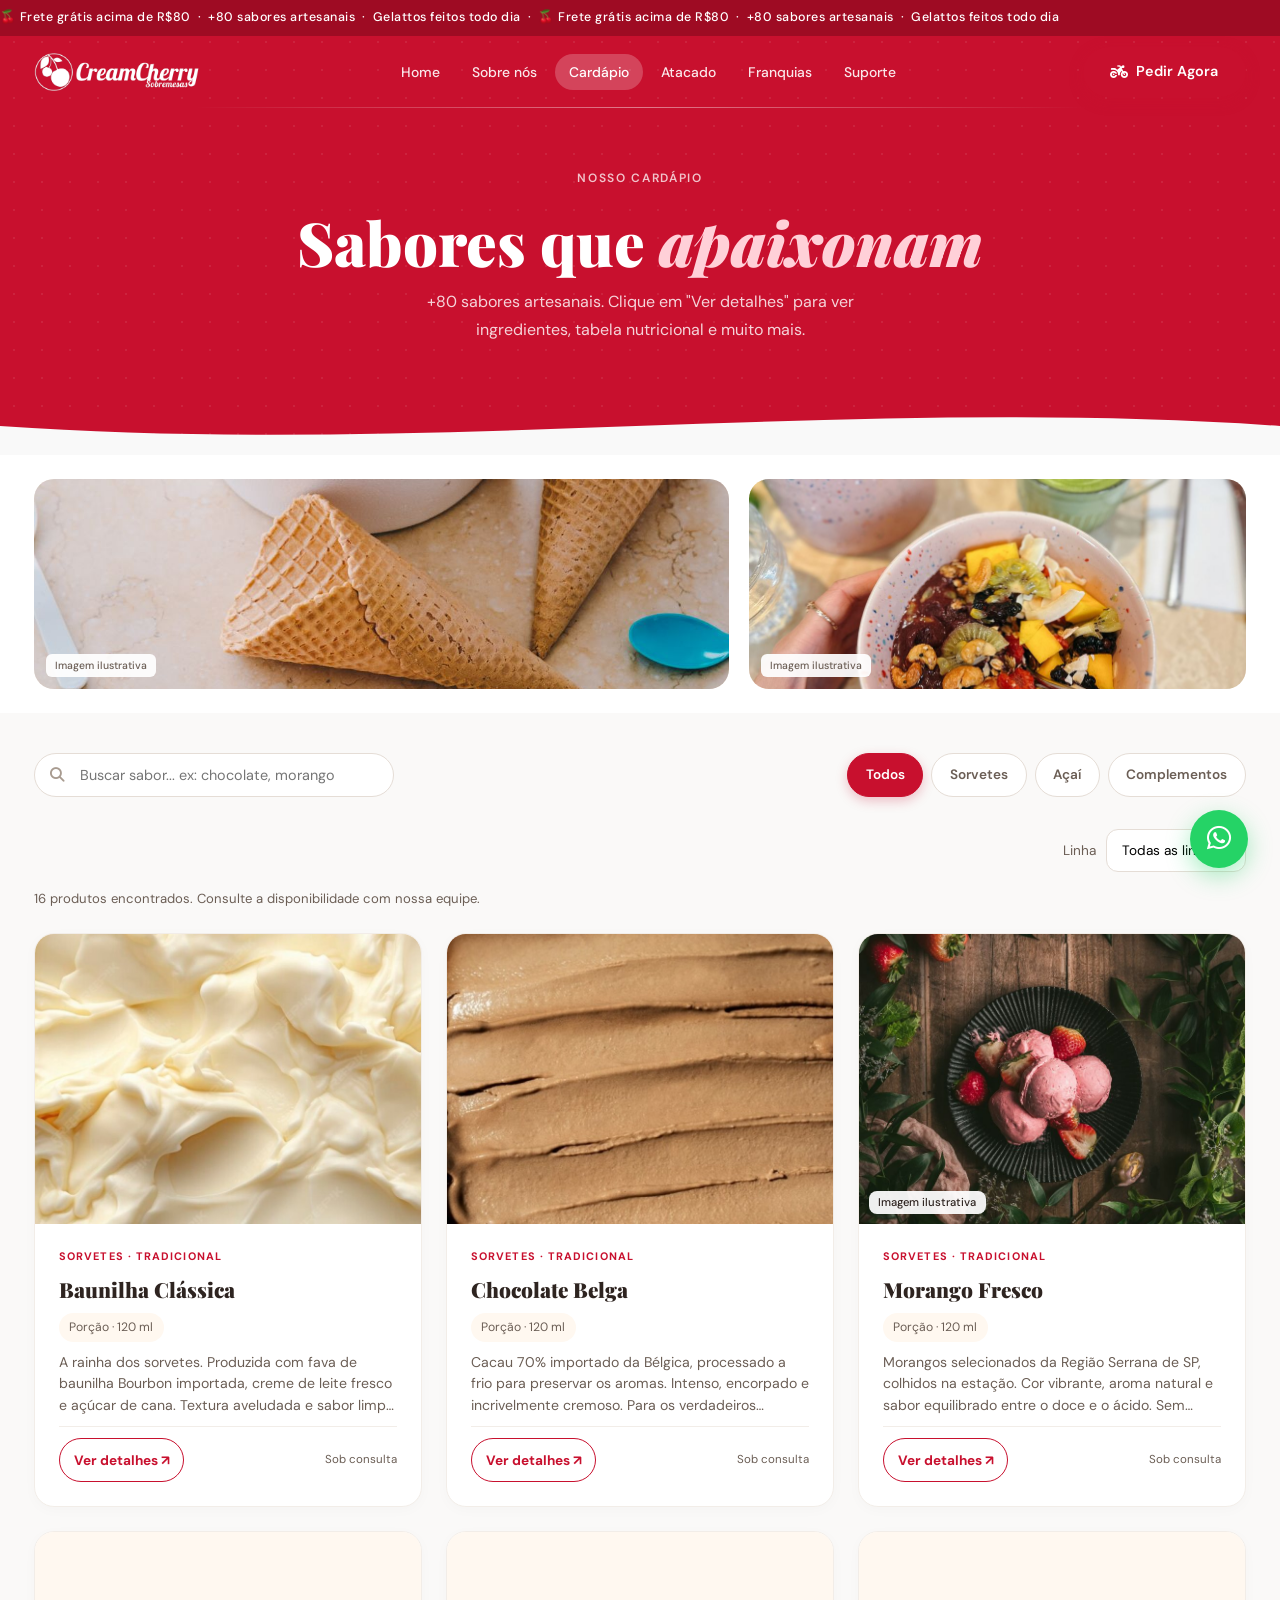
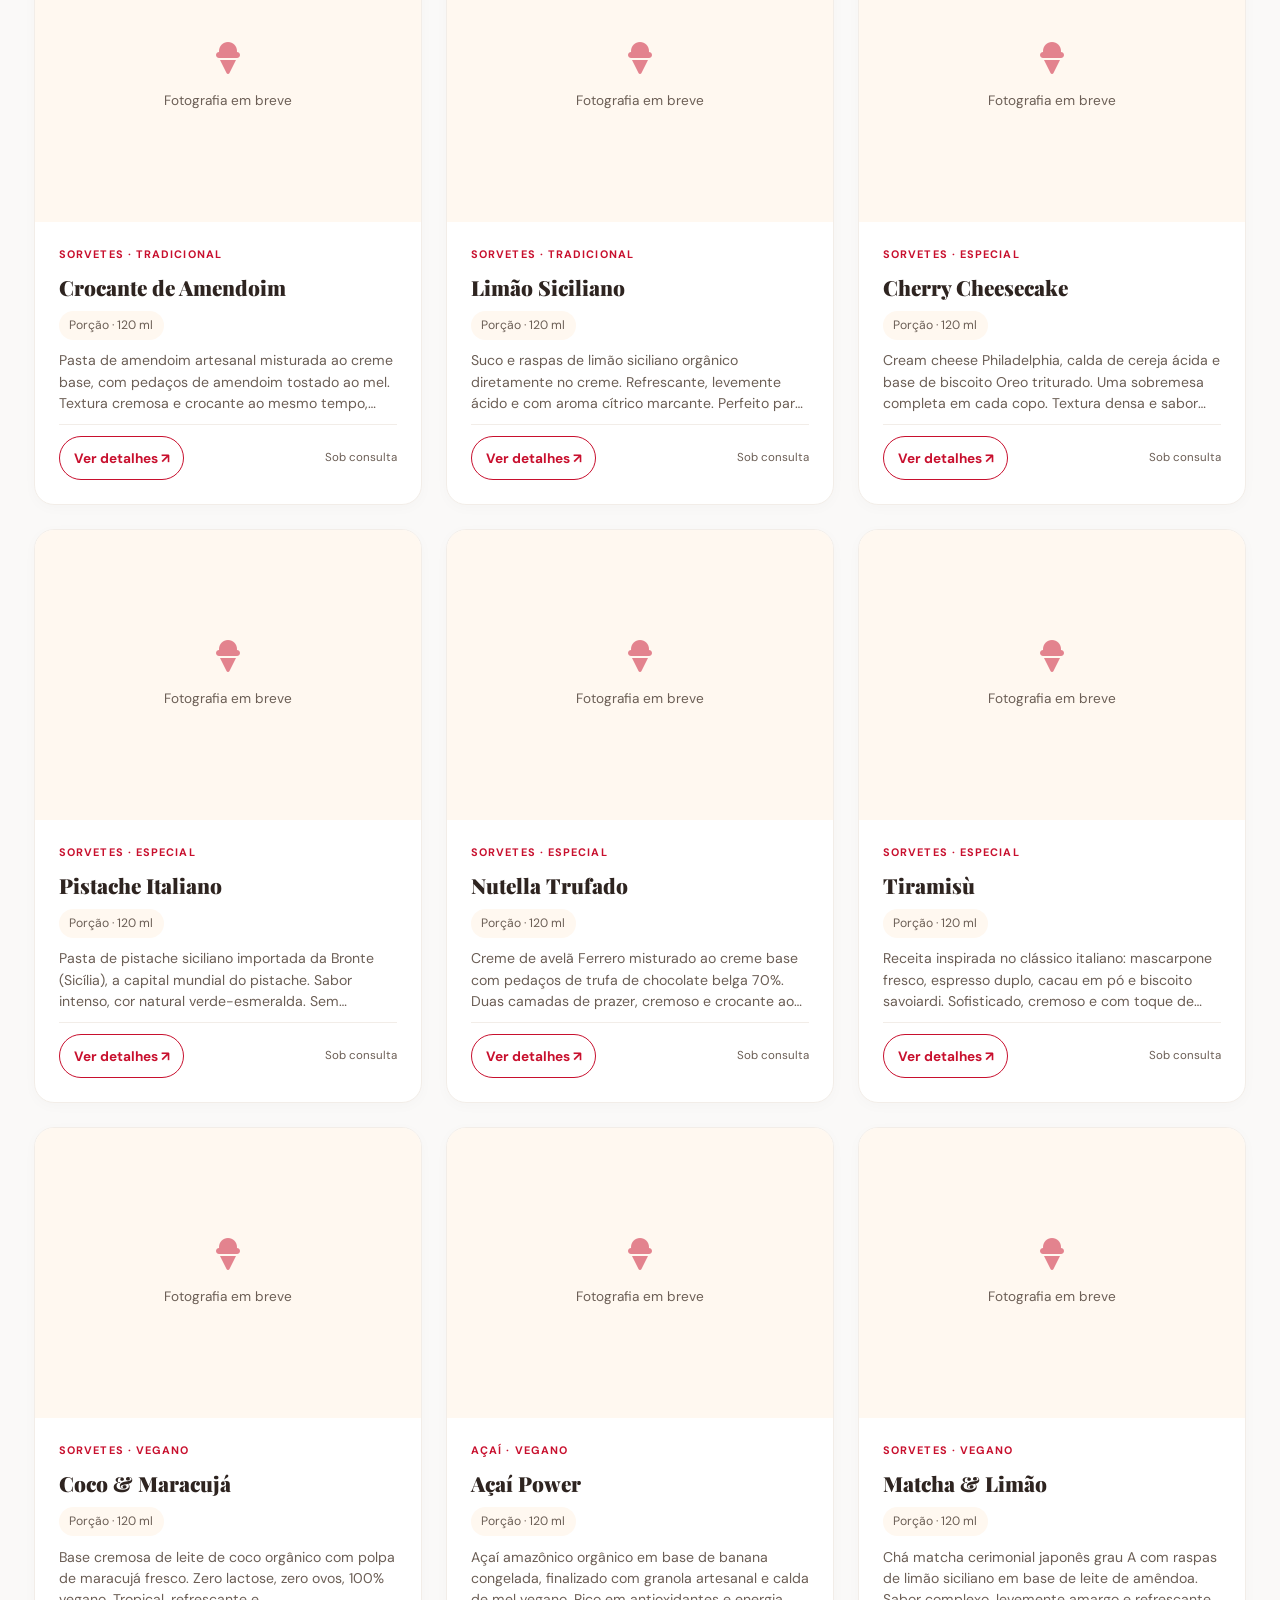
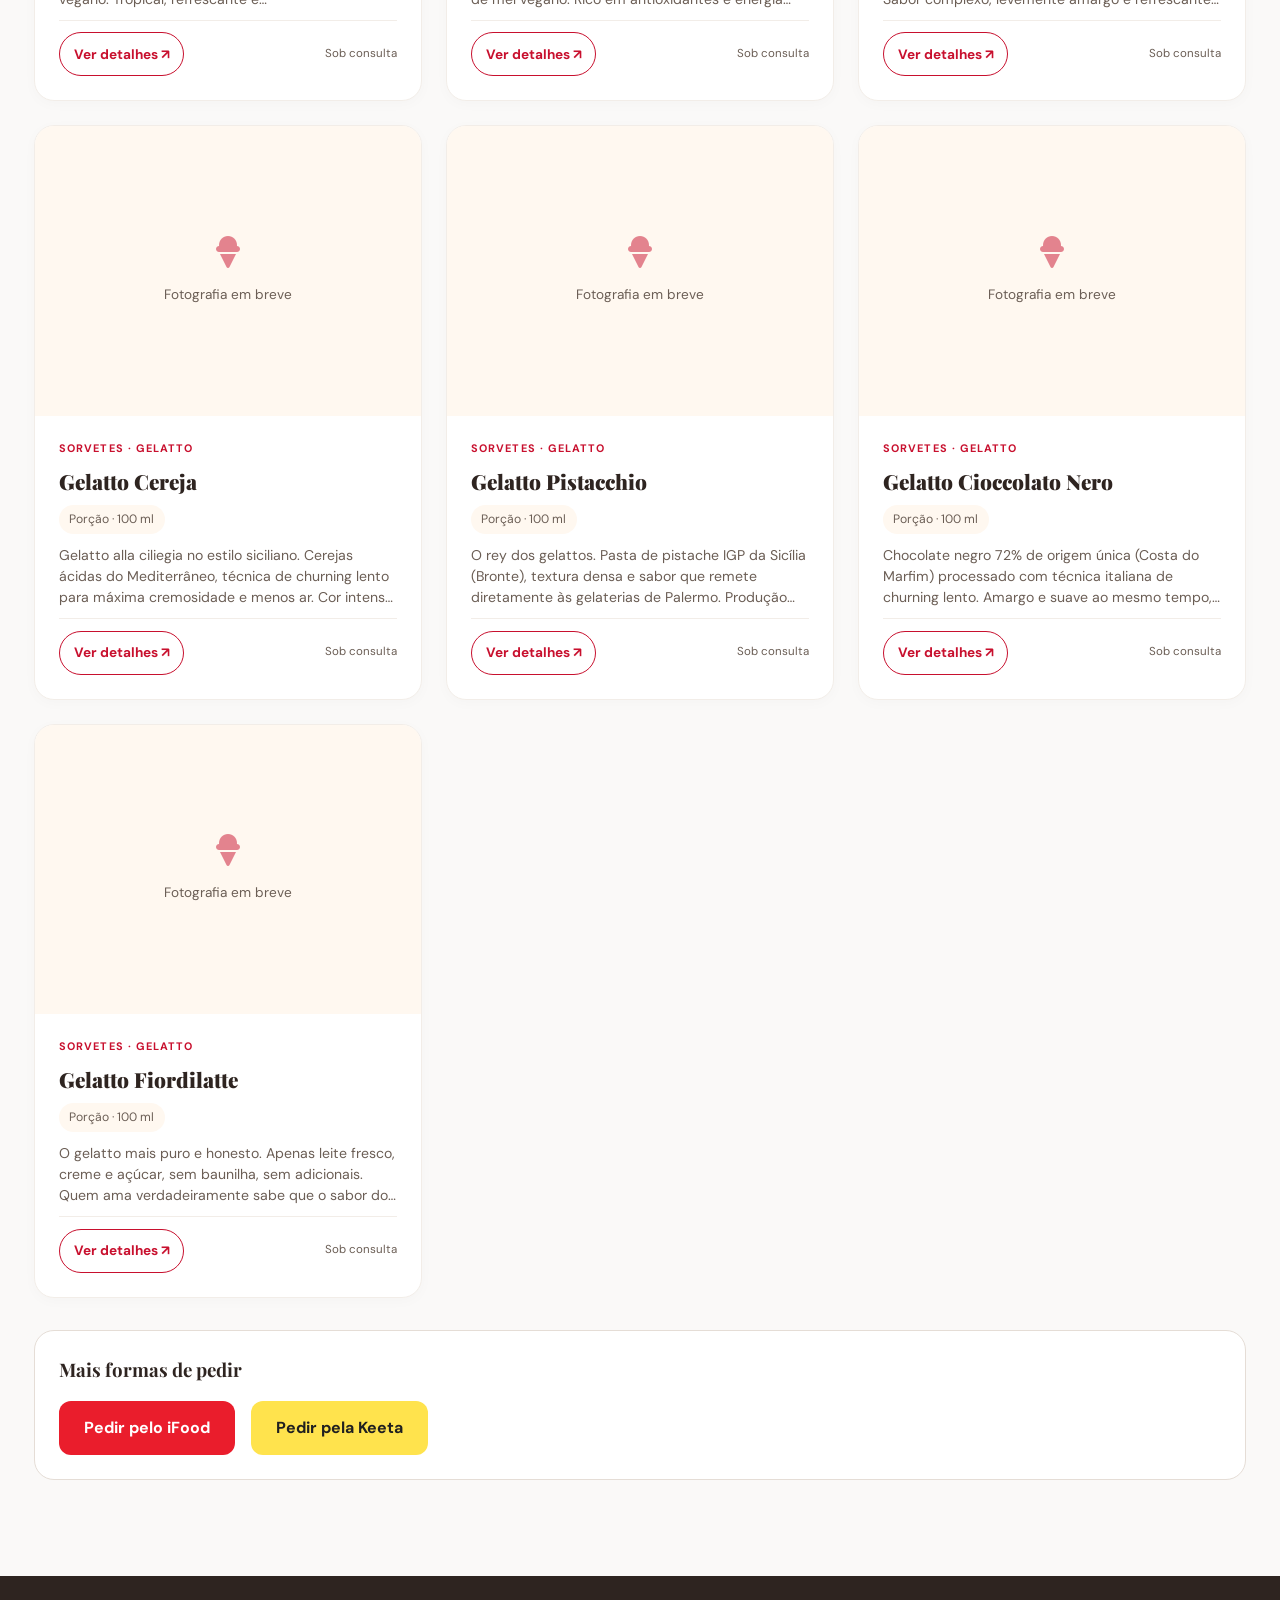
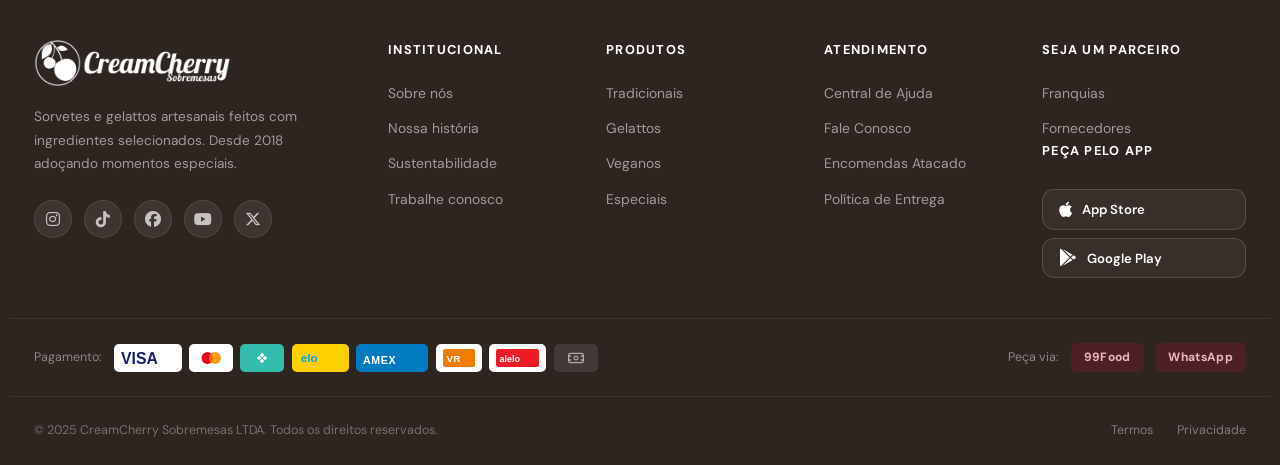
<file: pages/cardapio.html>
<!DOCTYPE html>
<html lang="pt-BR">
<head>
  <meta charset="UTF-8">
  <meta name="viewport" content="width=device-width, initial-scale=1.0">
  <title>Cardápio | CreamCherry Sobremesas</title>
  <link rel="preconnect" href="https://fonts.googleapis.com">
  <link href="https://fonts.googleapis.com/css2?family=Playfair+Display:ital,wght@0,700;0,900;1,700&family=DM+Sans:wght@300;400;500;600&family=Caveat:wght@700&display=swap" rel="stylesheet">
  <link rel="stylesheet" href="https://cdnjs.cloudflare.com/ajax/libs/font-awesome/6.5.0/css/all.min.css">
  <link rel="stylesheet" href="../css/variables.css">
  <link rel="stylesheet" href="../css/reset.css">
  <link rel="stylesheet" href="../css/header.css">
  <link rel="stylesheet" href="../css/sections.css">
  <link rel="stylesheet" href="../css/footer.css">
  <link rel="stylesheet" href="../css/animations.css">
  <style>
    .page-hero {
      background: var(--red);
      margin-top: 0;
      padding-top: calc(var(--header-h) + 36px + 3.5rem);
      padding-bottom: 7rem;
      padding-left: 0;
      padding-right: 0;
      position: relative;
      overflow: hidden;
      text-align: center;
    }
    .page-hero::before { content:''; position:absolute; inset:0; background-image:radial-gradient(circle, rgba(255,255,255,0.08) 1px, transparent 1px); background-size:28px 28px; }
    .page-hero__content { position:relative; z-index:2; }
    .page-hero h1 { font-family:var(--font-display); font-size:clamp(2.4rem,5vw,3.8rem); font-weight:900; color:white; margin:.4rem 0; line-height:1.15; }
    .page-hero h1 em { font-style:italic; color:#FFD0D8; }
    .page-hero p { color:rgba(255,255,255,0.82); font-size:1rem; max-width:520px; margin:.75rem auto 0; line-height:1.7; }
    .page-hero__wave { position:absolute; bottom:-1px; left:0; right:0; line-height:0; }
    .page-hero__wave svg { width:100%; height:60px; display:block; }

    /* Cardápio layout */
    .cardapio-page { padding:var(--space-lg) 0 var(--space-2xl); background:var(--gray-50); min-height:60vh; }

    /* Toolbar */
    .cardapio-toolbar {
      display: flex;
      align-items: center;
      justify-content: space-between;
      gap: 1rem;
      margin-bottom: 2rem;
      flex-wrap: wrap;
    }

    .search-bar {
      position: relative;
      flex: 1;
      max-width: 360px;
    }
    .search-bar input {
      width: 100%;
      padding: .75rem 1rem .75rem 2.8rem;
      border-radius: var(--radius-full);
      border: 1.5px solid var(--gray-200);
      font-size: .9rem;
      background: white;
      outline: none;
      transition: border-color var(--dur-fast);
      font-family: var(--font-body);
    }
    .search-bar input:focus { border-color: var(--red); }
    .search-bar i { position:absolute; left:1rem; top:50%; transform:translateY(-50%); color:var(--gray-400); font-size:.9rem; }

    /* Category tabs */
    .cat-tabs {
      display: flex;
      gap: .5rem;
      flex-wrap: wrap;
    }
    .cat-tab {
      padding: .48rem 1.1rem;
      border-radius: var(--radius-full);
      font-size: .85rem;
      font-weight: 600;
      color: var(--gray-600);
      background: white;
      border: 1.5px solid var(--gray-200);
      cursor: pointer;
      transition: all var(--dur-fast);
    }
    .cat-tab:hover { color:var(--red); border-color:rgba(200,16,46,.25); background:var(--red-pale); }
    .cat-tab.active { background:var(--red); color:white; border-color:var(--red); box-shadow:0 4px 12px rgba(200,16,46,.25); }

    /* Results info */
    .results-info { font-size:.82rem; color:var(--gray-400); margin-bottom:1.5rem; }
    .results-info strong { color:var(--gray-700); }

    /* Product grid */
    .prod-grid {
      display: grid;
      grid-template-columns: repeat(auto-fill, minmax(230px, 1fr));
      gap: 1.5rem;
    }

    .prod-card {
      background: white;
      border-radius: var(--radius-lg);
      border: 1.5px solid var(--gray-100);
      overflow: hidden;
      display: flex;
      flex-direction: column;
      transition: all var(--dur-base) var(--ease-out);
      cursor: pointer;
    }
    .prod-card:hover {
      transform: translateY(-6px);
      box-shadow: 0 12px 32px rgba(0,0,0,.09);
      border-color: rgba(200,16,46,.18);
    }

    .prod-card__thumb {
      height: 160px;
      display: flex;
      align-items: center;
      justify-content: center;
      font-size: 4rem;
      transition: transform var(--dur-base) var(--ease-bounce);
      position: relative;
      overflow: hidden;
    }
    /* ↓ swap with real product image when available */
    .prod-card__thumb img {
      width: 100%; height: 100%;
      object-fit: cover;
      position: absolute; inset: 0;
    }
    .prod-card:hover .prod-card__thumb { transform: scale(1.04); }

    .prod-card__body { padding:.9rem 1.1rem 1.1rem; flex:1; display:flex; flex-direction:column; gap:.35rem; }
    .prod-card__cat  { font-size:.68rem; font-weight:700; letter-spacing:.1em; text-transform:uppercase; color:var(--red); }
    .prod-card__cat.c-vegano  { color:#2D8A4E; }
    .prod-card__cat.c-gelatto { color:#1565C0; }
    .prod-card__name { font-family:var(--font-display); font-size:1.05rem; font-weight:900; color:var(--gray-800); }
    .prod-card__desc { font-size:.8rem; color:var(--gray-500); line-height:1.5; flex:1; }

    .prod-card__footer {
      display: flex;
      align-items: center;
      justify-content: space-between;
      margin-top: .6rem;
      padding-top: .7rem;
      border-top: 1px solid var(--gray-100);
    }

    .prod-card__actions { display:flex; gap:.4rem; }
    .btn-saiba {
      padding: .38rem .85rem;
      border-radius: var(--radius-full);
      font-size: .76rem;
      font-weight: 700;
      border: 1.5px solid var(--red);
      color: var(--red);
      background: transparent;
      cursor: pointer;
      transition: all var(--dur-fast);
    }
    .btn-saiba:hover { background:var(--red); color:white; }
    .btn-add {
      width:32px; height:32px;
      border-radius:50%;
      background:var(--red);
      color:white;
      border:none;
      font-size:1.1rem;
      display:flex; align-items:center; justify-content:center;
      cursor:pointer;
      transition:all var(--dur-fast) var(--ease-bounce);
    }
    .btn-add:hover { background:var(--red-dark); transform:scale(1.15); }

    /* Empty state */
    .empty-state {
      grid-column: 1/-1;
      text-align: center;
      padding: 4rem 2rem;
      color: var(--gray-400);
    }
    .empty-state i { font-size:3rem; margin-bottom:1rem; display:block; }

    /* ════════════════════════════════════════
       PRODUCT DETAIL MODAL
    ════════════════════════════════════════ */
    .modal-backdrop {
      position: fixed; inset: 0;
      background: rgba(0,0,0,.55);
      z-index: 400;  /* below mobile-menu (9999) */
      display: flex;
      align-items: center;
      justify-content: center;
      padding: 1rem;
      opacity: 0;
      pointer-events: none;
      transition: opacity var(--dur-base) var(--ease-out);
    }
    .modal-backdrop.open { opacity:1; pointer-events:all; }

    .modal {
      background: white;
      border-radius: var(--radius-xl);
      max-width: 640px;
      width: 100%;
      max-height: 90vh;
      overflow-y: auto;
      transform: translateY(24px) scale(.97);
      transition: all var(--dur-base) var(--ease-out);
    }
    .modal-backdrop.open .modal { transform:translateY(0) scale(1); }

    .modal__header {
      height: 200px;
      display: flex;
      align-items: center;
      justify-content: center;
      font-size: 6rem;
      position: relative;
      border-radius: var(--radius-xl) var(--radius-xl) 0 0;
      overflow: hidden;
    }
    .modal__header img {
      width:100%; height:100%; object-fit:cover;
      position:absolute; inset:0;
    }
    .modal__close {
      position: absolute;
      top: 1rem; right: 1rem;
      width: 36px; height: 36px;
      border-radius: 50%;
      background: rgba(0,0,0,.35);
      color: white;
      border: none;
      font-size: 1rem;
      display: flex; align-items:center; justify-content:center;
      cursor: pointer;
      transition: background var(--dur-fast);
      z-index: 2;
    }
    .modal__close:hover { background:rgba(0,0,0,.6); }

    .modal__body { padding: 2rem; }
    .modal__cat  { font-size:.72rem; font-weight:700; letter-spacing:.1em; text-transform:uppercase; color:var(--red); margin-bottom:.3rem; }
    .modal__name { font-family:var(--font-display); font-size:1.8rem; font-weight:900; color:var(--gray-800); margin-bottom:.5rem; }
    .modal__desc { font-size:.95rem; color:var(--gray-600); line-height:1.75; margin-bottom:1.5rem; }

    .modal__info-grid {
      display: grid;
      grid-template-columns: 1fr 1fr;
      gap: 1rem;
      margin-bottom: 1.5rem;
    }
    .modal__info-item {
      background: var(--gray-50);
      border-radius: var(--radius-md);
      padding: .85rem 1rem;
    }
    .modal__info-item label { font-size:.7rem; font-weight:700; letter-spacing:.08em; text-transform:uppercase; color:var(--gray-400); display:block; margin-bottom:.25rem; }
    .modal__info-item span  { font-size:.9rem; font-weight:600; color:var(--gray-800); }

    /* Nutrition table */
    .modal__section-title {
      font-size:.72rem; font-weight:700; letter-spacing:.1em; text-transform:uppercase;
      color:var(--gray-600); margin:1.5rem 0 .75rem;
      padding-bottom:.5rem; border-bottom:1px solid var(--gray-100);
    }
    .nutrition-table { width:100%; border-collapse:collapse; font-size:.85rem; }
    .nutrition-table th { text-align:left; font-weight:700; color:var(--gray-700); padding:.5rem .75rem; background:var(--gray-50); }
    .nutrition-table td { padding:.45rem .75rem; border-bottom:1px solid var(--gray-100); color:var(--gray-700); }
    .nutrition-table tr:last-child td { border-bottom:none; }

    /* Ingredients tags */
    .ingredients-list { display:flex; flex-wrap:wrap; gap:.5rem; }
    .ing-tag { padding:.3rem .75rem; border-radius:var(--radius-full); font-size:.78rem; font-weight:600; background:var(--gray-100); color:var(--gray-700); }
    .ing-tag.allergen { background:#FFF8E1; color:#8D6508; border:1px solid #FFD740; }

    /* Allergen disclaimer */
    .allergen-note {
      font-size:.78rem; color:var(--gray-500); margin-top:1rem; line-height:1.6;
      padding:.75rem 1rem; background:var(--gray-50); border-radius:var(--radius-md);
    }

    /* Modal footer */
    .modal__footer {
      padding: 1.25rem 2rem;
      border-top: 1px solid var(--gray-100);
      display: flex;
      align-items: center;
      justify-content: space-between;
      gap: 1rem;
    }
    .modal__price { font-family:var(--font-display); font-size:1.6rem; font-weight:900; color:var(--red); }

    @media(max-width:600px){
      .cardapio-toolbar { flex-direction:column; align-items:stretch; }
      .search-bar { max-width:100%; }
      .modal__info-grid { grid-template-columns:1fr; }
      .modal__footer { flex-direction:column; }
      .modal__footer .btn { width:100%; justify-content:center; }
    }
  </style>
  <!-- ═══ FAVICON ═══ -->
  <link rel="icon"             type="image/x-icon"    href="../images/favicon.ico">
  <link rel="icon"             type="image/png" sizes="32x32"  href="../images/favicon-32.png">
  <link rel="icon"             type="image/png" sizes="16x16"  href="../images/favicon-16.png">
  <link rel="apple-touch-icon" sizes="180x180"                 href="../images/favicon-180.png">
  <meta name="theme-color" content="#C8102E">
  <link rel="stylesheet" href="../css/commerce.css">
<link rel="stylesheet" href="../css/editorial.css">
</head>
<body>

  <div class="site-header-wrap">
  <div class="announcement-bar">
    <div class="announcement-track">
      <span>🍒 Frete grátis acima de R$80 &nbsp;·&nbsp; +80 sabores artesanais &nbsp;·&nbsp; Gelattos feitos todo dia &nbsp;·&nbsp; 🍒 Frete grátis acima de R$80 &nbsp;·&nbsp; +80 sabores artesanais &nbsp;·&nbsp; Gelattos feitos todo dia</span>
    </div>
  </div>

  <header class="header" id="header">
    <div class="header__inner">
      <a href="../index.html" class="header__logo">
        <img src="../images/logos/logo-branco-transparent.png"  alt="CreamCherry" class="logo-white">
        <img src="../images/logos/logo-original-transparent.png" alt="CreamCherry" class="logo-color">
      </a>
      <nav class="header__nav">
        <a href="../index.html"    class="nav__link">Home</a>
        <a href="sobre.html"       class="nav__link">Sobre nós</a>
        <a href="cardapio.html"    class="nav__link active">Cardápio</a>
        <a href="atacado.html"     class="nav__link">Atacado</a>
        <a href="franquias.html"   class="nav__link">Franquias</a>
        <a href="suporte.html"     class="nav__link">Suporte</a>
      </nav>
      <div class="header__actions">
        <a href="https://oia.99app.com/dlp9/VkoEdY" target="_blank" class="btn btn--red" rel="noopener noreferrer"><i class="fa-solid fa-motorcycle"></i> Pedir Agora</a>
      </div>
      <button class="hamburger" id="hamburger"><span></span><span></span><span></span></button>
    </div>
    
  </header>
  </div><!-- /site-header-wrap -->

  <!-- Mobile menu — OUTSIDE header to avoid stacking context trap -->
  <div class="mobile-menu" id="mobileMenu">
      <button class="mobile-menu__close" id="mobileClose"><i class="fa-solid fa-xmark"></i></button>
      <div class="mobile-menu__logo"><img src="../images/logos/logo-original-transparent.png" alt="CreamCherry" style="height:44px;width:auto;"></div>
      <nav class="mobile-menu__nav">
        <a href="../index.html"><i class="fa-solid fa-house"></i> Home</a>
        <a href="sobre.html"><i class="fa-solid fa-circle-info"></i> Sobre nós</a>
        <a href="cardapio.html"><i class="fa-solid fa-ice-cream"></i> Cardápio</a>
        <a href="atacado.html"><i class="fa-solid fa-box-open"></i> Atacado</a>
        <a href="franquias.html"><i class="fa-solid fa-handshake"></i> Franquias</a>
        <a href="suporte.html"><i class="fa-solid fa-headset"></i> Suporte</a>
      </nav>
      <a href="https://wa.me/5511989582586" target="_blank" class="btn btn--red btn--lg" style="margin-top:2rem;width:100%;justify-content:center;" rel="noopener noreferrer">Pedir Agora</a>
      <div class="mobile-menu__social">
        <a href="#"><i class="fa-brands fa-instagram"></i></a>
        <a href="#"><i class="fa-brands fa-tiktok"></i></a>
        <a href="#"><i class="fa-brands fa-facebook"></i></a>
      </div>
    </div>

  <main>
    <section class="page-hero">
      <div class="container page-hero__content">
        <span class="eyebrow" style="color:rgba(255,255,255,0.75)">Nosso Cardápio</span>
        <h1>Sabores que <em>apaixonam</em></h1>
        <p>+80 sabores artesanais. Clique em "Ver detalhes" para ver ingredientes, tabela nutricional e muito mais.</p>
      </div>
      <div class="page-hero__wave">
        <svg viewBox="0 0 1440 60" preserveAspectRatio="none"><path d="M0,30 C480,60 960,0 1440,30 L1440,60 L0,60 Z" fill="#f9f9f9"/></svg>
      </div>
    </section>
    <div class="container editorial-strip" aria-label="Inspirações de sorvetes e açaí"><figure class="editorial-photo reveal"><img src="../images/editorial/sorvetes-e-casquinhas.jpg" alt="Sorvetes de diferentes cores ao lado de casquinhas e colheres" width="1000" height="1500" loading="lazy" decoding="async"><figcaption>Imagem ilustrativa</figcaption></figure><figure class="editorial-photo reveal"><img src="../images/editorial/acai-com-frutas.jpg" alt="Tigela de açaí com frutas e acompanhamentos" width="1000" height="1333" loading="lazy" decoding="async"><figcaption>Imagem ilustrativa</figcaption></figure></div>


    <section class="cardapio-page">
      <div class="container">
        <div class="cardapio-toolbar">
          <div class="search-bar">
            <i class="fa-solid fa-magnifying-glass"></i>
            <input type="text" id="searchInput" aria-label="Buscar produto ou sabor" placeholder="Buscar sabor... ex: chocolate, morango" oninput="applyFilters()">
          </div>
          <div class="cat-tabs" id="catTabs" role="group" aria-label="Categorias"></div>
        </div>

        <div class="catalog-filters"><div id="subTabs" class="cat-tabs" role="group" aria-label="Apresentações"></div><label class="catalog-line">Linha <select id="lineFilter"><option value="todos">Todas as linhas</option><option value="tradicionais">Tradicionais</option><option value="especiais">Especiais</option><option value="veganos">Veganos</option><option value="gelattos">Gelattos</option></select></label></div><div id="presentationTabs" class="cat-tabs" role="group" aria-label="Volumes"></div>
        <p class="results-info" id="resultsInfo" aria-live="polite"></p>
        <div class="prod-grid" id="prodGrid"></div><noscript>Ative o JavaScript para navegar pelo catálogo ou consulte nosso atendimento pelo WhatsApp.</noscript><div class="delivery-options" data-delivery></div>
      </div>
    </section>
  </main>

  <!-- Product Detail Modal -->
  <div class="modal-backdrop" id="modalBackdrop" aria-hidden="true" inert onclick="closeModal(event)">
    <div class="modal" id="modal" role="dialog" aria-modal="true" aria-labelledby="modalName">
      <div class="modal__header" id="modalHeader">
        <button class="modal__close" aria-label="Fechar detalhes" onclick="closeModal()"><i class="fa-solid fa-xmark"></i></button>
      </div>
      <div class="modal__body">
        <div class="modal__cat"  id="modalCat"></div>
        <div class="modal__name" id="modalName"></div>
        <div class="modal__desc" id="modalDesc"></div>
        <div class="modal__info-grid" id="modalInfoGrid"></div>
        <div class="modal__section-title">Ingredientes principais</div>
        <div class="ingredients-list" id="modalIngredients"></div>
        <p class="allergen-note" id="modalAllergenNote"></p>
        <div class="modal__section-title">Informação Nutricional <span style="font-weight:400;letter-spacing:0;text-transform:none;font-size:.82rem;color:var(--gray-400)">(porção 100g)</span></div>
        <table class="nutrition-table" id="modalNutrition">
          <thead><tr><th>Nutriente</th><th>Qtd.</th><th>%VD</th></tr></thead>
          <tbody id="modalNutritionBody"></tbody>
        </table>
      </div>
      <div class="modal__footer" style="gap:1rem;flex-wrap:wrap;">
        <a href="https://oia.99app.com/dlp9/VkoEdY" target="_blank" class="btn btn--red btn--lg" style="flex:1;justify-content:center;min-width:200px" rel="noopener noreferrer">
          <svg width="18" height="18" viewBox="0 0 24 24" fill="white" style="flex-shrink:0"><path d="M12 2C6.48 2 2 6.48 2 12s4.48 10 10 10 10-4.48 10-10S17.52 2 12 2zm-2 14.5v-9l6 4.5-6 4.5z"/></svg>
          Pedir pelo 99Food
        </a>
        <a href="https://wa.me/5511989582586?text=Ol%C3%A1!%20Quero%20saber%20mais%20sobre%20" id="modalWhatsapp" target="_blank" class="btn btn--outline" style="flex:1;justify-content:center;min-width:160px" rel="noopener noreferrer">
          <i class="fa-brands fa-whatsapp"></i> WhatsApp
        </a>
      </div>
    </div>
  </div>

  <footer class="footer">
    <div class="footer__top">
      <div class="footer__brand">
        <div class="footer__logo"><img src="../images/logos/logo-branco-transparent.png" alt="CreamCherry" style="height:46px;width:auto;"></div>
        <p>Sorvetes e gelattos artesanais feitos com ingredientes selecionados. Desde 2018 adoçando momentos especiais.</p>
        <div class="footer__social">
          <a href="#"><i class="fa-brands fa-instagram"></i></a>
          <a href="#"><i class="fa-brands fa-tiktok"></i></a>
          <a href="#"><i class="fa-brands fa-facebook"></i></a>
          <a href="#"><i class="fa-brands fa-youtube"></i></a>
          <a href="#"><i class="fa-brands fa-x-twitter"></i></a>
        </div>
      </div>
      <div class="footer__col">
        <h4>Institucional</h4>
        <ul>
          <li><a href="sobre.html">Sobre nós</a></li>
          <li><a href="sobre.html#historia">Nossa história</a></li>
          <li><a href="sobre.html#sustentabilidade">Sustentabilidade</a></li>
          <li><a href="#">Trabalhe conosco</a></li>
        </ul>
      </div>
      <div class="footer__col">
        <h4>Produtos</h4>
        <ul>
          <li><a href="cardapio.html?cat=tradicionais">Tradicionais</a></li>
          <li><a href="cardapio.html?cat=gelattos">Gelattos</a></li>
          <li><a href="cardapio.html?cat=veganos">Veganos</a></li>
          <li><a href="cardapio.html?cat=especiais">Especiais</a></li>
        </ul>
      </div>
      <div class="footer__col">
        <h4>Atendimento</h4>
        <ul>
          <li><a href="suporte.html">Central de Ajuda</a></li>
          <li><a href="suporte.html">Fale Conosco</a></li>
          <li><a href="atacado.html">Encomendas Atacado</a></li>
          <li><a href="#">Política de Entrega</a></li>
        </ul>
      </div>
      <div class="footer__col">
        <h4>Seja um Parceiro</h4>
        <ul>
          <li><a href="franquias.html">Franquias</a></li>
          <li><a href="#">Fornecedores</a></li>
        </ul>
        <div class="footer__apps">
          <h4>Peça pelo app</h4>
          <a href="#" class="app-badge"><i class="fa-brands fa-apple"></i> App Store</a>
          <a href="#" class="app-badge"><i class="fa-brands fa-google-play"></i> Google Play</a>
        </div>
      </div>
    </div>
    <div class="footer__mid">
      <div class="footer__payment">
        <span>Pagamento:</span>
        <div class="payment-icons">
          <!-- Visa -->
          <div class="payment-badge" title="Visa">
            <svg viewBox="0 0 48 16" xmlns="http://www.w3.org/2000/svg">
              <text x="0" y="13" font-family="Arial" font-weight="900" font-size="14" fill="#1A1F71">VISA</text>
            </svg>
          </div>
          <!-- Mastercard -->
          <div class="payment-badge" title="Mastercard" style="gap:3px;display:flex;align-items:center;padding:3px 5px">
            <svg viewBox="0 0 38 24" width="38" height="24" xmlns="http://www.w3.org/2000/svg">
              <rect width="38" height="24" rx="4" fill="white"/>
              <circle cx="14" cy="12" r="8" fill="#EB001B"/>
              <circle cx="24" cy="12" r="8" fill="#F79E1B"/>
              <path d="M19 6.27a8 8 0 0 1 0 11.46A8 8 0 0 1 19 6.27z" fill="#FF5F00"/>
            </svg>
          </div>
          <!-- Pix -->
          <div class="payment-badge payment-badge--pix" title="Pix">
            <svg viewBox="0 0 64 64" xmlns="http://www.w3.org/2000/svg">
              <path d="M32 8l10.6 10.6-10.6 10.6L21.4 18.6z" fill="white"/>
              <path d="M32 34.8l10.6 10.6L32 56l-10.6-10.6z" fill="white"/>
              <path d="M8 32l10.6-10.6 10.6 10.6-10.6 10.6z" fill="white"/>
              <path d="M34.8 32l10.6-10.6L56 32l-10.6 10.6z" fill="white"/>
            </svg>
          </div>
          <!-- Elo -->
          <div class="payment-badge" title="Elo" style="background:#FFD000">
            <svg viewBox="0 0 48 20" xmlns="http://www.w3.org/2000/svg">
              <text x="2" y="15" font-family="Arial" font-weight="900" font-size="13" fill="#00A0E0">elo</text>
            </svg>
          </div>
          <!-- AmEx -->
          <div class="payment-badge" title="American Express" style="background:#007BC1">
            <svg viewBox="0 0 52 16" xmlns="http://www.w3.org/2000/svg">
              <text x="0" y="13" font-family="Arial" font-weight="700" font-size="9.5" fill="white" letter-spacing="0.5">AMEX</text>
            </svg>
          </div>
          <!-- VR -->
          <div class="payment-badge payment-badge--vr" title="VR Benefícios">
            <svg viewBox="0 0 36 20" xmlns="http://www.w3.org/2000/svg">
              <rect width="36" height="20" rx="3" fill="#EF7D00"/>
              <text x="4" y="14" font-family="Arial" font-weight="900" font-size="11" fill="white">VR</text>
            </svg>
          </div>
          <!-- Alelo -->
          <div class="payment-badge payment-badge--alelo" title="Alelo">
            <svg viewBox="0 0 48 20" xmlns="http://www.w3.org/2000/svg">
              <rect width="48" height="20" rx="3" fill="#EC1C24"/>
              <text x="4" y="14" font-family="Arial" font-weight="700" font-size="10" fill="white">alelo</text>
            </svg>
          </div>
          <!-- Dinheiro -->
          <div class="payment-badge payment-badge--dinheiro" title="Dinheiro">
            <svg viewBox="0 0 24 24" fill="none" xmlns="http://www.w3.org/2000/svg">
              <rect x="1" y="5" width="22" height="14" rx="2" stroke="rgba(255,255,255,0.7)" stroke-width="1.5"/>
              <circle cx="12" cy="12" r="3" stroke="rgba(255,255,255,0.7)" stroke-width="1.5"/>
              <line x1="1" y1="9" x2="5" y2="9" stroke="rgba(255,255,255,0.7)" stroke-width="1.5"/>
              <line x1="19" y1="9" x2="23" y2="9" stroke="rgba(255,255,255,0.7)" stroke-width="1.5"/>
              <line x1="1" y1="15" x2="5" y2="15" stroke="rgba(255,255,255,0.7)" stroke-width="1.5"/>
              <line x1="19" y1="15" x2="23" y2="15" stroke="rgba(255,255,255,0.7)" stroke-width="1.5"/>
            </svg>
          </div>
        </div>
      </div>
      <div class="footer__delivery-brands">
        <span>Peça via:</span>
        <a href="https://oia.99app.com/dlp9/VkoEdY" target="_blank" class="del-brand" style="text-decoration:none" rel="noopener noreferrer">99Food</a>
        <a href="https://wa.me/5511989582586?text=Ol%C3%A1%2C%20CreamCherry!%20Gostaria%20de%20fazer%20um%20pedido." target="_blank" class="del-brand" style="text-decoration:none" rel="noopener noreferrer">WhatsApp</a>
      </div>
    </div>

    <div class="footer__bottom">
      <p>© 2025 CreamCherry Sobremesas LTDA. Todos os direitos reservados.</p>
      <div class="footer__legal"><a href="#">Termos</a><a href="#">Privacidade</a></div>
    </div>
  </footer>

  <a href="https://wa.me/5511989582586?text=Ol%C3%A1%2C%20CreamCherry!%20Gostaria%20de%20fazer%20um%20pedido." class="whatsapp-float" target="_blank" rel="noopener noreferrer"><i class="fa-brands fa-whatsapp"></i></a>
  <div class="toast" id="toast"><i class="fa-solid fa-circle-check"></i><span id="toastMsg"></span></div>

  <script src="../js/config.js"></script>
  <script src="../js/main.js"></script>
  <script src="../js/forms.js"></script>
  <script src="../js/catalog-data.js"></script>
  <script src="../js/catalog.js"></script>
  <script src="../js/commerce.js"></script>

  <!-- VLibras Acessibilidade -->
  <div vw class="enabled"><div vw-access-button class="active"></div><div vw-plugin-wrapper><div class="vw-plugin-top-wrapper"></div></div></div>
  <script src="https://vlibras.gov.br/app/vlibras-plugin.js"></script>
  <script>new window.VLibras.Widget("https://vlibras.gov.br/app");</script>
</body>
</html>
</file>
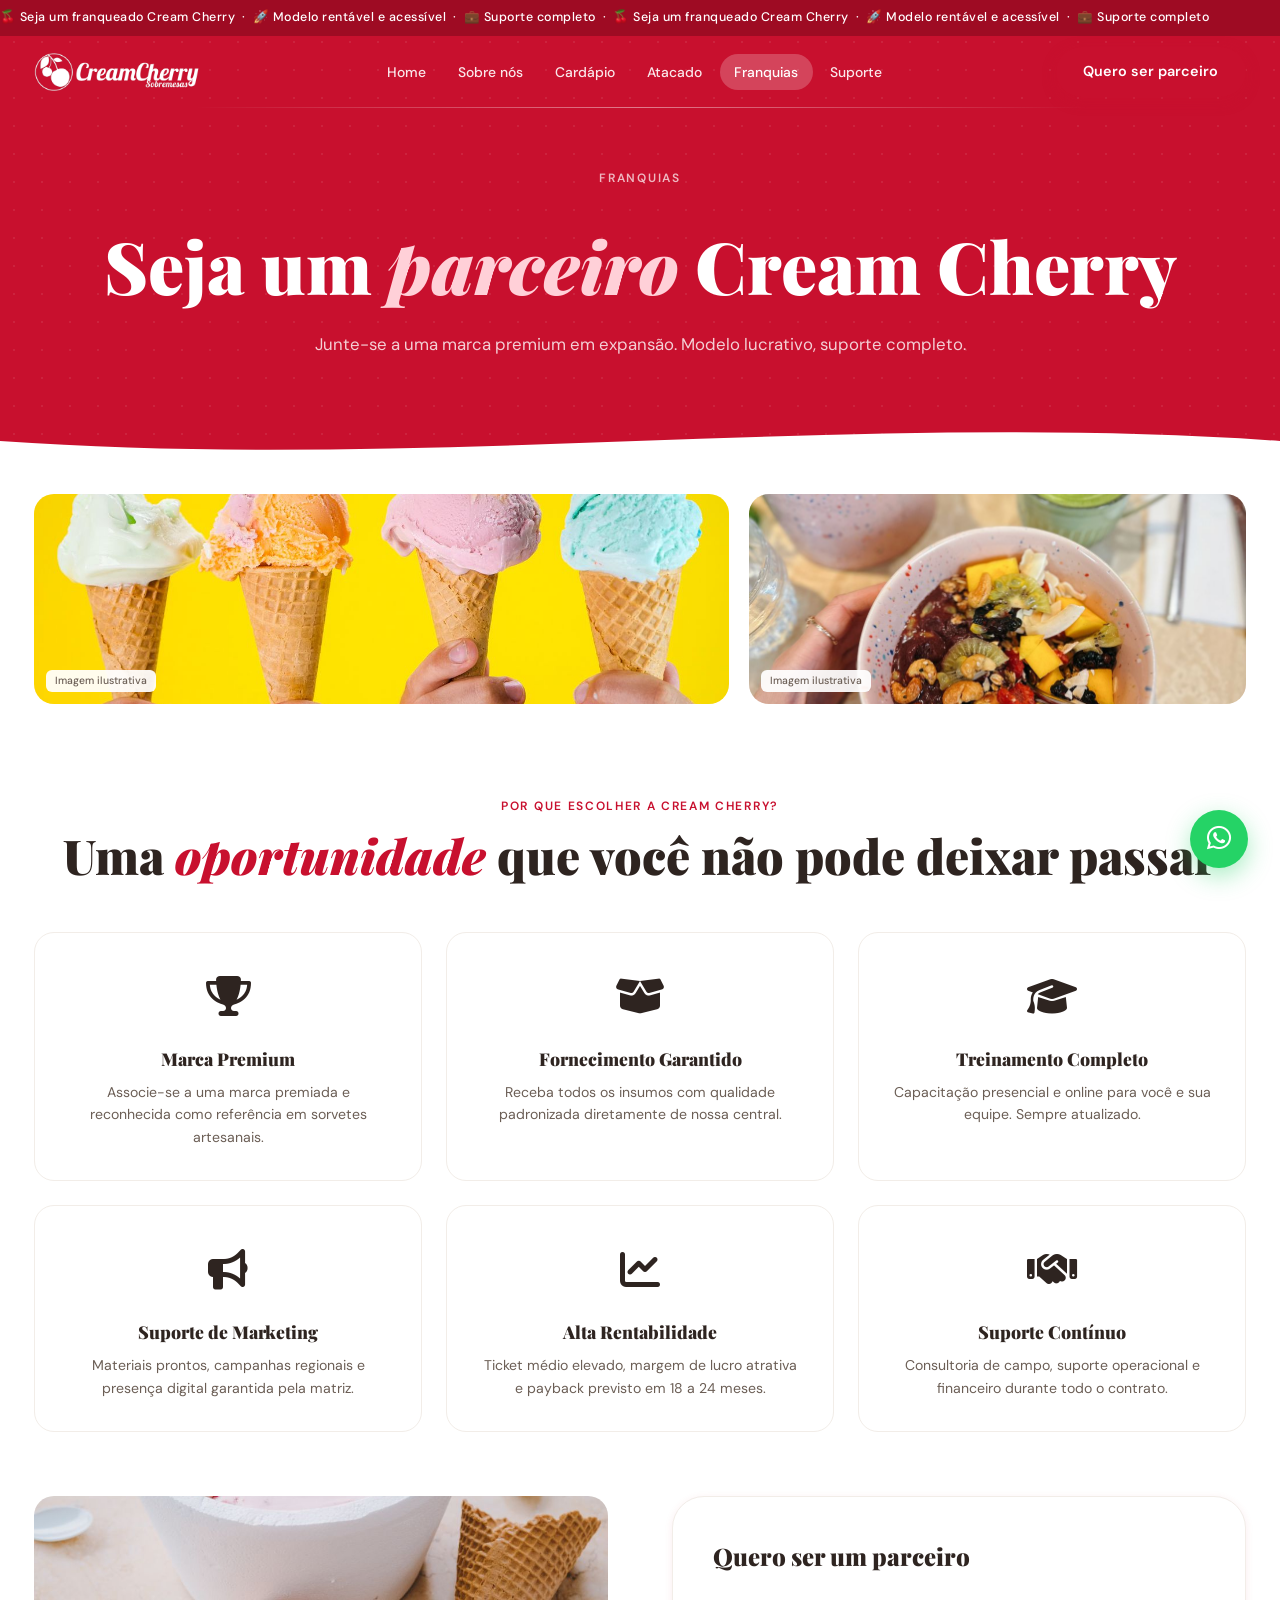
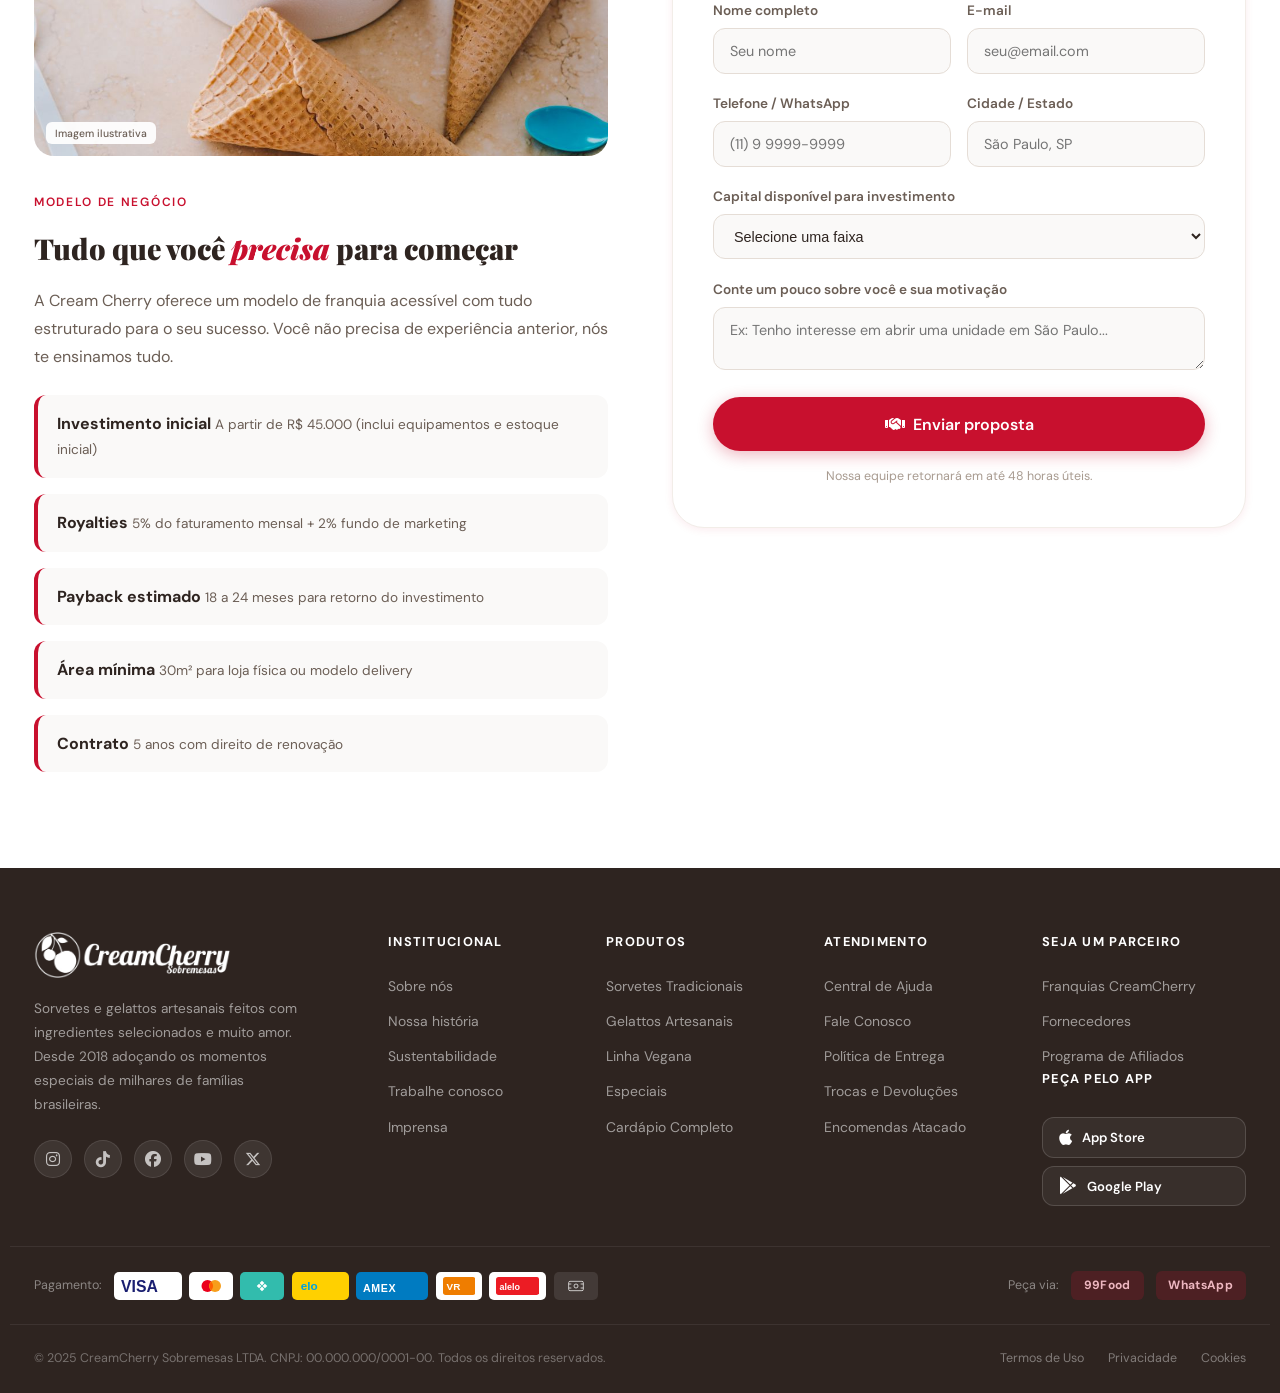
<file: pages/franquias.html>
<!DOCTYPE html>
<html lang="pt-BR">
<head>
  <meta charset="UTF-8">
  <meta name="viewport" content="width=device-width, initial-scale=1.0">
  <title>Franquias | Cream Cherry</title>
  <link rel="preconnect" href="https://fonts.googleapis.com">
  <link href="https://fonts.googleapis.com/css2?family=Playfair+Display:ital,wght@0,700;0,900;1,700&family=DM+Sans:wght@300;400;500;600&family=Caveat:wght@700&display=swap" rel="stylesheet">
  <link rel="stylesheet" href="https://cdnjs.cloudflare.com/ajax/libs/font-awesome/6.5.0/css/all.min.css">
  <link rel="stylesheet" href="../css/variables.css">
  <link rel="stylesheet" href="../css/reset.css">
  <link rel="stylesheet" href="../css/header.css">
  <link rel="stylesheet" href="../css/sections.css">
  <link rel="stylesheet" href="../css/footer.css">
  <link rel="stylesheet" href="../css/animations.css">
  <style>
    .page-hero {
      background: var(--red);
      margin-top: 0;
      padding-top: calc(var(--header-h) + 36px + 3.5rem);
      padding-bottom: 7rem;
      padding-left: 0;
      padding-right: 0;
      position: relative;
      overflow: hidden;
      text-align: center;
    }
    .page-hero::before { content:''; position:absolute; inset:0; background-image:radial-gradient(circle, rgba(255,255,255,0.08) 1px, transparent 1px); background-size:28px 28px; }
    .page-hero__content { position:relative; z-index:2; }
    .page-hero h1 { font-family:var(--font-display); font-size:clamp(2.8rem,6vw,4.5rem); font-weight:900; color:white; margin:.5rem 0; }
    .page-hero h1 em { font-style:italic; color:#FFD0D8; }
    .page-hero p { color:rgba(255,255,255,0.8); font-size:1.05rem; }
    .page-hero__wave { position:absolute; bottom:-1px; left:0; right:0; line-height:0; }
    .page-hero__wave svg { width:100%; height:60px; display:block; }

    .franquias-page { padding: var(--space-xl) 0 var(--space-2xl); }

    .benefits-grid {
      display: grid;
      grid-template-columns: repeat(3, 1fr);
      gap: 1.5rem;
      margin-bottom: var(--space-xl);
    }

    .benefit-card {
      background: var(--white);
      border-radius: var(--radius-lg);
      padding: 2rem;
      border: 1.5px solid var(--gray-100);
      text-align: center;
      transition: all var(--dur-base) var(--ease-out);
    }

    .benefit-card:hover {
      transform: translateY(-6px);
      box-shadow: var(--shadow-md);
      border-color: rgba(200,16,46,0.2);
    }

    .benefit-icon { font-size: 2.5rem; margin-bottom: 1rem; }
    .benefit-card h4 { font-family:var(--font-display); font-size:1.1rem; font-weight:900; color:var(--gray-800); margin-bottom:.5rem; }
    .benefit-card p  { font-size:.88rem; color:var(--gray-600); line-height:1.6; }

    .franquias-split {
      display: grid;
      grid-template-columns: 1fr 1fr;
      gap: 4rem;
      align-items: start;
    }

    .modelo-info h3 { font-family:var(--font-display); font-size:1.8rem; font-weight:900; color:var(--gray-800); margin-bottom:1rem; }
    .modelo-info h3 em { color:var(--red); font-style:italic; }

    .modelo-items { display:flex; flex-direction:column; gap:1rem; margin-top:1.5rem; }
    .modelo-item {
      display:flex; align-items:center; gap:1rem;
      padding:1rem 1.2rem;
      background:var(--gray-50);
      border-radius:var(--radius-md);
      border-left:4px solid var(--red);
    }
    .modelo-item strong { font-weight:700; color:var(--gray-800); }
    .modelo-item span   { font-size:.85rem; color:var(--gray-600); }

    .franquia-form {
      background: var(--white);
      border-radius: var(--radius-xl);
      padding: 2.5rem;
      border: 1.5px solid var(--gray-100);
      box-shadow: var(--shadow-sm);
    }

    .franquia-form h3 { font-family:var(--font-display); font-size:1.5rem; font-weight:900; margin-bottom:1.5rem; color:var(--gray-800); }
    .form-group { margin-bottom:1.2rem; }
    .form-group label { display:block; font-size:.85rem; font-weight:600; color:var(--gray-600); margin-bottom:.4rem; }
    .form-group input, .form-group select, .form-group textarea {
      width:100%; padding:.8rem 1rem; border:1.5px solid var(--gray-200);
      border-radius:var(--radius-md); font-size:.9rem; color:var(--gray-800);
      outline:none; transition:border-color var(--dur-fast); background:var(--gray-50);
    }
    .form-group input:focus, .form-group select:focus, .form-group textarea:focus {
      border-color:var(--red); background:white;
    }
    .form-row { display:grid; grid-template-columns:1fr 1fr; gap:1rem; }

    @media (max-width:900px) {
      .benefits-grid { grid-template-columns:1fr 1fr; }
      .franquias-split { grid-template-columns:1fr; }
    }
    @media (max-width:540px) {
      .benefits-grid { grid-template-columns:1fr; }
    }
  </style>
  <!-- ═══ FAVICON ═══ -->
  <link rel="icon"             type="image/x-icon"    href="../images/favicon.ico">
  <link rel="icon"             type="image/png" sizes="32x32"  href="../images/favicon-32.png">
  <link rel="icon"             type="image/png" sizes="16x16"  href="../images/favicon-16.png">
  <link rel="apple-touch-icon" sizes="180x180"                 href="../images/favicon-180.png">
  <meta name="theme-color" content="#C8102E">
<link rel="stylesheet" href="../css/commerce.css">
<link rel="stylesheet" href="../css/editorial.css">
</head>
<body>

  <div class="site-header-wrap">
  <div class="announcement-bar">
    <div class="announcement-track">
      <span>🍒 Seja um franqueado Cream Cherry &nbsp;·&nbsp; 🚀 Modelo rentável e acessível &nbsp;·&nbsp; 💼 Suporte completo &nbsp;·&nbsp; 🍒 Seja um franqueado Cream Cherry &nbsp;·&nbsp; 🚀 Modelo rentável e acessível &nbsp;·&nbsp; 💼 Suporte completo</span>
    </div>
  </div>

  <header class="header" id="header">
    <div class="header__inner">
            <a href="../index.html" class="header__logo">
        <img src="../images/logos/logo-branco-transparent.png"  alt="CreamCherry" class="logo-white">
        <img src="../images/logos/logo-original-transparent.png" alt="CreamCherry" class="logo-color">
      </a>
            <nav class="header__nav">
        <a href="../index.html"    class="nav__link">Home</a>
        <a href="sobre.html"       class="nav__link">Sobre nós</a>
        <a href="cardapio.html"    class="nav__link">Cardápio</a>
        <a href="atacado.html"     class="nav__link">Atacado</a>
        <a href="franquias.html"   class="nav__link active">Franquias</a>
        <a href="suporte.html"     class="nav__link ">Suporte</a>
      </nav>
      <div class="header__actions">
        <a href="#form-franquia" class="btn btn--red">Quero ser parceiro</a>
      </div>
      <button class="hamburger" id="hamburger"><span></span><span></span><span></span></button>
    </div>
    
  </header>
  </div><!-- /site-header-wrap -->

  <!-- Mobile menu — OUTSIDE header to avoid stacking context trap -->
  <div class="mobile-menu" id="mobileMenu">
      <button class="mobile-menu__close" id="mobileClose"><i class="fa-solid fa-xmark"></i></button>
            <div class="mobile-menu__logo"><img src="../images/logos/logo-original-transparent.png" alt="CreamCherry" style="height:44px;width:auto;"></div>
            <nav class="mobile-menu__nav">
        <a href="../index.html"><i class="fa-solid fa-house"></i> Home</a>
        <a href="sobre.html"><i class="fa-solid fa-circle-info"></i> Sobre nós</a>
        <a href="cardapio.html"><i class="fa-solid fa-ice-cream"></i> Cardápio</a>
        <a href="atacado.html"><i class="fa-solid fa-box-open"></i> Atacado</a>
        <a href="franquias.html"><i class="fa-solid fa-handshake"></i> Franquias</a>
        <a href="suporte.html"><i class="fa-solid fa-headset"></i> Suporte</a>
      </nav>
      <a href="#form-franquia" class="btn btn--red btn--lg" style="margin-top:2rem;width:100%;justify-content:center;">Quero ser parceiro</a>
      <div class="mobile-menu__social">
        <a href="#"><i class="fa-brands fa-instagram"></i></a>
        <a href="#"><i class="fa-brands fa-tiktok"></i></a>
      </div>
    </div>

  <main>
    <section class="page-hero">
      <div class="container page-hero__content">
        <span class="eyebrow" style="color:rgba(255,255,255,0.7)">Franquias</span>
        <h1>Seja um <em>parceiro</em> Cream Cherry</h1>
        <p>Junte-se a uma marca premium em expansão. Modelo lucrativo, suporte completo.</p>
      </div>
      <div class="page-hero__wave">
        <svg viewBox="0 0 1440 60" preserveAspectRatio="none"><path d="M0,30 C480,60 960,0 1440,30 L1440,60 L0,60 Z" fill="#ffffff"/></svg>
      </div>
    </section>
    <div class="container editorial-strip" aria-label="Inspirações de sorvetes e açaí"><figure class="editorial-photo reveal"><img src="../images/editorial/casquinhas-coloridas.jpg" alt="Mãos segurando casquinhas com sorvetes coloridos" width="1200" height="900" loading="lazy" decoding="async"><figcaption>Imagem ilustrativa</figcaption></figure><figure class="editorial-photo reveal"><img src="../images/editorial/acai-com-frutas.jpg" alt="Tigela de açaí com frutas e acompanhamentos" width="1000" height="1333" loading="lazy" decoding="async"><figcaption>Imagem ilustrativa</figcaption></figure></div>


    <section class="franquias-page">
      <div class="container">

        <div class="section-header reveal" style="margin-bottom:3rem">
          <span class="eyebrow">Por que escolher a Cream Cherry?</span>
          <h2 class="section-title">Uma <em>oportunidade</em> que você não pode deixar passar</h2>
        </div>

        <div class="benefits-grid">
          <div class="benefit-card reveal reveal-delay-1">
            <div class="benefit-icon"><i class="fa-solid fa-trophy"></i></div>
            <h4>Marca Premium</h4>
            <p>Associe-se a uma marca premiada e reconhecida como referência em sorvetes artesanais.</p>
          </div>
          <div class="benefit-card reveal reveal-delay-2">
            <div class="benefit-icon"><i class="fa-solid fa-box-open"></i></div>
            <h4>Fornecimento Garantido</h4>
            <p>Receba todos os insumos com qualidade padronizada diretamente de nossa central.</p>
          </div>
          <div class="benefit-card reveal reveal-delay-3">
            <div class="benefit-icon"><i class="fa-solid fa-graduation-cap"></i></div>
            <h4>Treinamento Completo</h4>
            <p>Capacitação presencial e online para você e sua equipe. Sempre atualizado.</p>
          </div>
          <div class="benefit-card reveal reveal-delay-1">
            <div class="benefit-icon"><i class="fa-solid fa-bullhorn"></i></div>
            <h4>Suporte de Marketing</h4>
            <p>Materiais prontos, campanhas regionais e presença digital garantida pela matriz.</p>
          </div>
          <div class="benefit-card reveal reveal-delay-2">
            <div class="benefit-icon"><i class="fa-solid fa-chart-line"></i></div>
            <h4>Alta Rentabilidade</h4>
            <p>Ticket médio elevado, margem de lucro atrativa e payback previsto em 18 a 24 meses.</p>
          </div>
          <div class="benefit-card reveal reveal-delay-3">
            <div class="benefit-icon"><i class="fa-solid fa-handshake"></i></div>
            <h4>Suporte Contínuo</h4>
            <p>Consultoria de campo, suporte operacional e financeiro durante todo o contrato.</p>
          </div>
        </div>

        <div class="franquias-split">
          <div class="modelo-info reveal-left"><figure class="editorial-photo story-photo"><img src="../images/editorial/sorvetes-e-casquinhas.jpg" alt="Sorvetes de diferentes cores ao lado de casquinhas e colheres" width="1000" height="1500" loading="lazy" decoding="async"><figcaption>Imagem ilustrativa</figcaption></figure>
            <span class="eyebrow">Modelo de Negócio</span>
            <h3>Tudo que você <em>precisa</em> para começar</h3>
            <p style="color:var(--gray-600);line-height:1.75;margin-bottom:1.5rem">
              A Cream Cherry oferece um modelo de franquia acessível com tudo estruturado para o seu sucesso. Você não precisa de experiência anterior, nós te ensinamos tudo.
            </p>
            <div class="modelo-items">
              <div class="modelo-item">
                <div>
                  <strong>Investimento inicial</strong>
                  <span>A partir de R$ 45.000 (inclui equipamentos e estoque inicial)</span>
                </div>
              </div>
              <div class="modelo-item">
                <div>
                  <strong>Royalties</strong>
                  <span>5% do faturamento mensal + 2% fundo de marketing</span>
                </div>
              </div>
              <div class="modelo-item">
                <div>
                  <strong>Payback estimado</strong>
                  <span>18 a 24 meses para retorno do investimento</span>
                </div>
              </div>
              <div class="modelo-item">
                <div>
                  <strong>Área mínima</strong>
                  <span>30m² para loja física ou modelo delivery</span>
                </div>
              </div>
              <div class="modelo-item">
                <div>
                  <strong>Contrato</strong>
                  <span>5 anos com direito de renovação</span>
                </div>
              </div>
            </div>
          </div>

          <div id="form-franquia" class="franquia-form reveal-right">
            <h3>Quero ser um parceiro</h3>
            <div class="form-row">
              <div class="form-group">
                <label>Nome completo</label>
                <input type="text" id="fName" placeholder="Seu nome">
              </div>
              <div class="form-group">
                <label>E-mail</label>
                <input type="email" id="fEmail" placeholder="seu@email.com">
              </div>
            </div>
            <div class="form-row">
              <div class="form-group">
                <label>Telefone / WhatsApp</label>
                <input type="tel" id="fPhone" placeholder="(11) 9 9999-9999">
              </div>
              <div class="form-group">
                <label>Cidade / Estado</label>
                <input type="text" id="fCity" placeholder="São Paulo, SP">
              </div>
            </div>
            <div class="form-group">
              <label>Capital disponível para investimento</label>
              <select id="fCapital">
                <option value="">Selecione uma faixa</option>
                <option>Até R$ 50.000</option>
                <option>R$ 50.000 a R$ 100.000</option>
                <option>R$ 100.000 a R$ 200.000</option>
                <option>Acima de R$ 200.000</option>
              </select>
            </div>
            <div class="form-group">
              <label>Conte um pouco sobre você e sua motivação</label>
              <textarea id="fMessage" placeholder="Ex: Tenho interesse em abrir uma unidade em São Paulo..."></textarea>
            </div>
            <button class="btn btn--red btn--lg" onclick="submitFranquia()" style="width:100%;justify-content:center">
              <i class="fa-solid fa-handshake"></i> Enviar proposta
            </button>
            <p style="text-align:center;font-size:.78rem;color:var(--gray-400);margin-top:1rem">Nossa equipe retornará em até 48 horas úteis.</p>
          </div>
        </div>

      </div>
    </section>
  </main>

    <footer class="footer">
    <div class="footer__top">
      <div class="footer__brand">
        <div class="footer__logo"><img src="../images/logos/logo-branco-transparent.png" alt="CreamCherry" style="height:46px;width:auto;"></div>
        <p>Sorvetes e gelattos artesanais feitos com ingredientes selecionados e muito amor. Desde 2018 adoçando os momentos especiais de milhares de famílias brasileiras.</p>
        <div class="footer__social">
          <a href="#" aria-label="Instagram"><i class="fa-brands fa-instagram"></i></a>
          <a href="#" aria-label="TikTok"><i class="fa-brands fa-tiktok"></i></a>
          <a href="#" aria-label="Facebook"><i class="fa-brands fa-facebook"></i></a>
          <a href="#" aria-label="YouTube"><i class="fa-brands fa-youtube"></i></a>
          <a href="#" aria-label="Twitter/X"><i class="fa-brands fa-x-twitter"></i></a>
        </div>
      </div>
      <div class="footer__col">
        <h4>Institucional</h4>
        <ul>
          <li><a href="sobre.html">Sobre nós</a></li>
          <li><a href="sobre.html#historia">Nossa história</a></li>
          <li><a href="sobre.html#sustentabilidade">Sustentabilidade</a></li>
          <li><a href="#">Trabalhe conosco</a></li>
          <li><a href="#">Imprensa</a></li>
        </ul>
      </div>
      <div class="footer__col">
        <h4>Produtos</h4>
        <ul>
          <li><a href="cardapio.html?cat=tradicionais">Sorvetes Tradicionais</a></li>
          <li><a href="cardapio.html?cat=gelattos">Gelattos Artesanais</a></li>
          <li><a href="cardapio.html?cat=veganos">Linha Vegana</a></li>
          <li><a href="cardapio.html?cat=especiais">Especiais</a></li>
          <li><a href="cardapio.html">Cardápio Completo</a></li>
        </ul>
      </div>
      <div class="footer__col">
        <h4>Atendimento</h4>
        <ul>
          <li><a href="suporte.html">Central de Ajuda</a></li>
          <li><a href="suporte.html">Fale Conosco</a></li>
          <li><a href="#">Política de Entrega</a></li>
          <li><a href="#">Trocas e Devoluções</a></li>
          <li><a href="atacado.html">Encomendas Atacado</a></li>
        </ul>
      </div>
      <div class="footer__col">
        <h4>Seja um Parceiro</h4>
        <ul>
          <li><a href="franquias.html">Franquias CreamCherry</a></li>
          <li><a href="#">Fornecedores</a></li>
          <li><a href="#">Programa de Afiliados</a></li>
        </ul>
        <div class="footer__apps">
          <h4>Peça pelo app</h4>
          <a href="#" class="app-badge"><i class="fa-brands fa-apple"></i> App Store</a>
          <a href="#" class="app-badge"><i class="fa-brands fa-google-play"></i> Google Play</a>
        </div>
      </div>
    </div>
    <div class="footer__mid">
      <div class="footer__payment">
        <span>Pagamento:</span>
        <div class="payment-icons">
          <!-- Visa -->
          <div class="payment-badge" title="Visa">
            <svg viewBox="0 0 48 16" xmlns="http://www.w3.org/2000/svg">
              <text x="0" y="13" font-family="Arial" font-weight="900" font-size="14" fill="#1A1F71">VISA</text>
            </svg>
          </div>
          <!-- Mastercard -->
          <div class="payment-badge" title="Mastercard" style="gap:3px;display:flex;align-items:center;padding:3px 5px">
            <svg viewBox="0 0 38 24" width="38" height="24" xmlns="http://www.w3.org/2000/svg">
              <rect width="38" height="24" rx="4" fill="white"/>
              <circle cx="14" cy="12" r="8" fill="#EB001B"/>
              <circle cx="24" cy="12" r="8" fill="#F79E1B"/>
              <path d="M19 6.27a8 8 0 0 1 0 11.46A8 8 0 0 1 19 6.27z" fill="#FF5F00"/>
            </svg>
          </div>
          <!-- Pix -->
          <div class="payment-badge payment-badge--pix" title="Pix">
            <svg viewBox="0 0 64 64" xmlns="http://www.w3.org/2000/svg">
              <path d="M32 8l10.6 10.6-10.6 10.6L21.4 18.6z" fill="white"/>
              <path d="M32 34.8l10.6 10.6L32 56l-10.6-10.6z" fill="white"/>
              <path d="M8 32l10.6-10.6 10.6 10.6-10.6 10.6z" fill="white"/>
              <path d="M34.8 32l10.6-10.6L56 32l-10.6 10.6z" fill="white"/>
            </svg>
          </div>
          <!-- Elo -->
          <div class="payment-badge" title="Elo" style="background:#FFD000">
            <svg viewBox="0 0 48 20" xmlns="http://www.w3.org/2000/svg">
              <text x="2" y="15" font-family="Arial" font-weight="900" font-size="13" fill="#00A0E0">elo</text>
            </svg>
          </div>
          <!-- AmEx -->
          <div class="payment-badge" title="American Express" style="background:#007BC1">
            <svg viewBox="0 0 52 16" xmlns="http://www.w3.org/2000/svg">
              <text x="0" y="13" font-family="Arial" font-weight="700" font-size="9.5" fill="white" letter-spacing="0.5">AMEX</text>
            </svg>
          </div>
          <!-- VR -->
          <div class="payment-badge payment-badge--vr" title="VR Benefícios">
            <svg viewBox="0 0 36 20" xmlns="http://www.w3.org/2000/svg">
              <rect width="36" height="20" rx="3" fill="#EF7D00"/>
              <text x="4" y="14" font-family="Arial" font-weight="900" font-size="11" fill="white">VR</text>
            </svg>
          </div>
          <!-- Alelo -->
          <div class="payment-badge payment-badge--alelo" title="Alelo">
            <svg viewBox="0 0 48 20" xmlns="http://www.w3.org/2000/svg">
              <rect width="48" height="20" rx="3" fill="#EC1C24"/>
              <text x="4" y="14" font-family="Arial" font-weight="700" font-size="10" fill="white">alelo</text>
            </svg>
          </div>
          <!-- Dinheiro -->
          <div class="payment-badge payment-badge--dinheiro" title="Dinheiro">
            <svg viewBox="0 0 24 24" fill="none" xmlns="http://www.w3.org/2000/svg">
              <rect x="1" y="5" width="22" height="14" rx="2" stroke="rgba(255,255,255,0.7)" stroke-width="1.5"/>
              <circle cx="12" cy="12" r="3" stroke="rgba(255,255,255,0.7)" stroke-width="1.5"/>
              <line x1="1" y1="9" x2="5" y2="9" stroke="rgba(255,255,255,0.7)" stroke-width="1.5"/>
              <line x1="19" y1="9" x2="23" y2="9" stroke="rgba(255,255,255,0.7)" stroke-width="1.5"/>
              <line x1="1" y1="15" x2="5" y2="15" stroke="rgba(255,255,255,0.7)" stroke-width="1.5"/>
              <line x1="19" y1="15" x2="23" y2="15" stroke="rgba(255,255,255,0.7)" stroke-width="1.5"/>
            </svg>
          </div>
        </div>
      </div>
      <div class="footer__delivery-brands">
        <span>Peça via:</span>
        <a href="https://oia.99app.com/dlp9/VkoEdY" target="_blank" class="del-brand" style="text-decoration:none" rel="noopener noreferrer">99Food</a>
        <a href="https://wa.me/5511989582586?text=Ol%C3%A1%2C%20CreamCherry!%20Gostaria%20de%20fazer%20um%20pedido." target="_blank" class="del-brand" style="text-decoration:none" rel="noopener noreferrer">WhatsApp</a>
      </div>
    </div>

    <div class="footer__bottom">
      <p>© 2025 CreamCherry Sobremesas LTDA. CNPJ: 00.000.000/0001-00. Todos os direitos reservados.</p>
      <div class="footer__legal">
        <a href="#">Termos de Uso</a><a href="#">Privacidade</a><a href="#">Cookies</a>
      </div>
    </div>
  </footer>

  <a href="https://wa.me/5511989582586" class="whatsapp-float" target="_blank" rel="noopener noreferrer"><i class="fa-brands fa-whatsapp"></i></a>
  <div class="toast" id="toast"><i class="fa-solid fa-circle-check"></i><span id="toastMsg"></span></div>

  <script src="../js/config.js"></script>
  <script src="../js/main.js"></script>
  <script src="../js/forms.js"></script>
  <!-- VLibras Acessibilidade -->
  <div vw class="enabled"><div vw-access-button class="active"></div><div vw-plugin-wrapper><div class="vw-plugin-top-wrapper"></div></div></div>
  <script src="https://vlibras.gov.br/app/vlibras-plugin.js"></script>
  <script>new window.VLibras.Widget("https://vlibras.gov.br/app");</script>
</body>
</html>
</file>
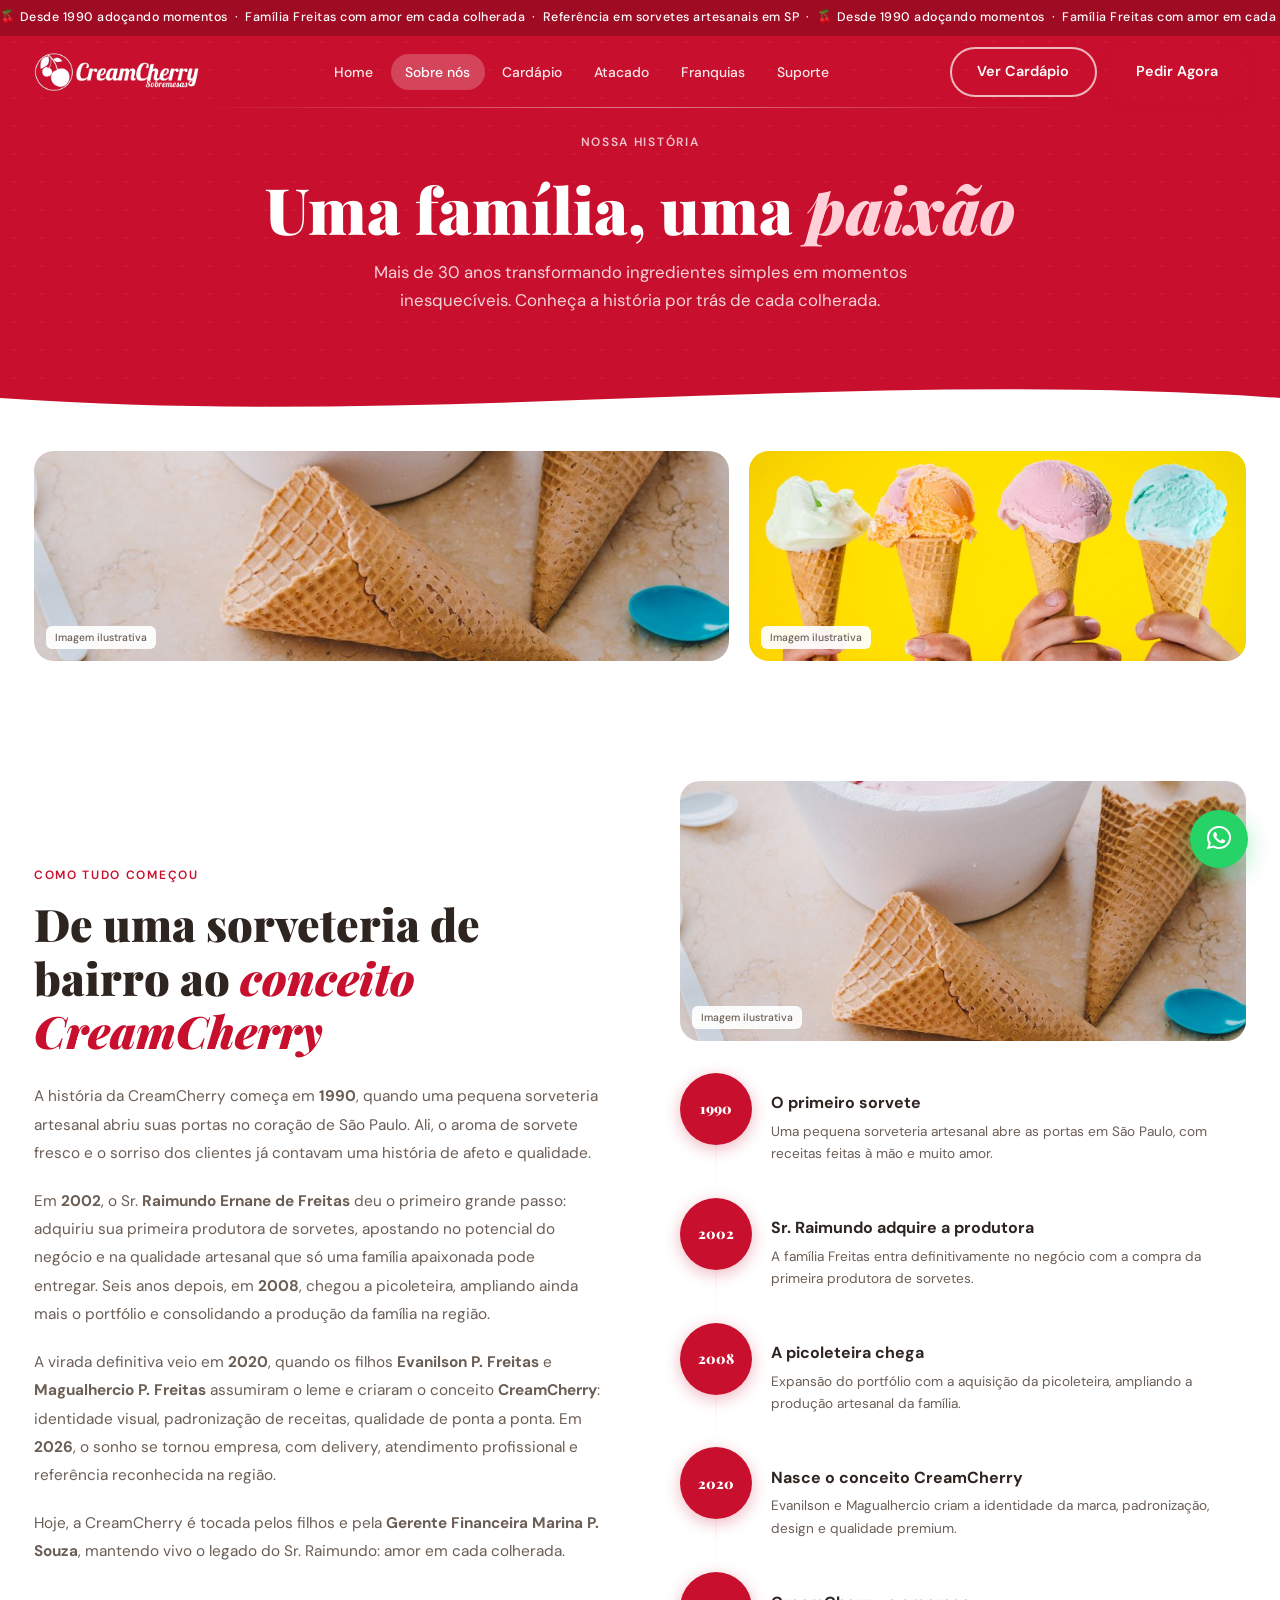
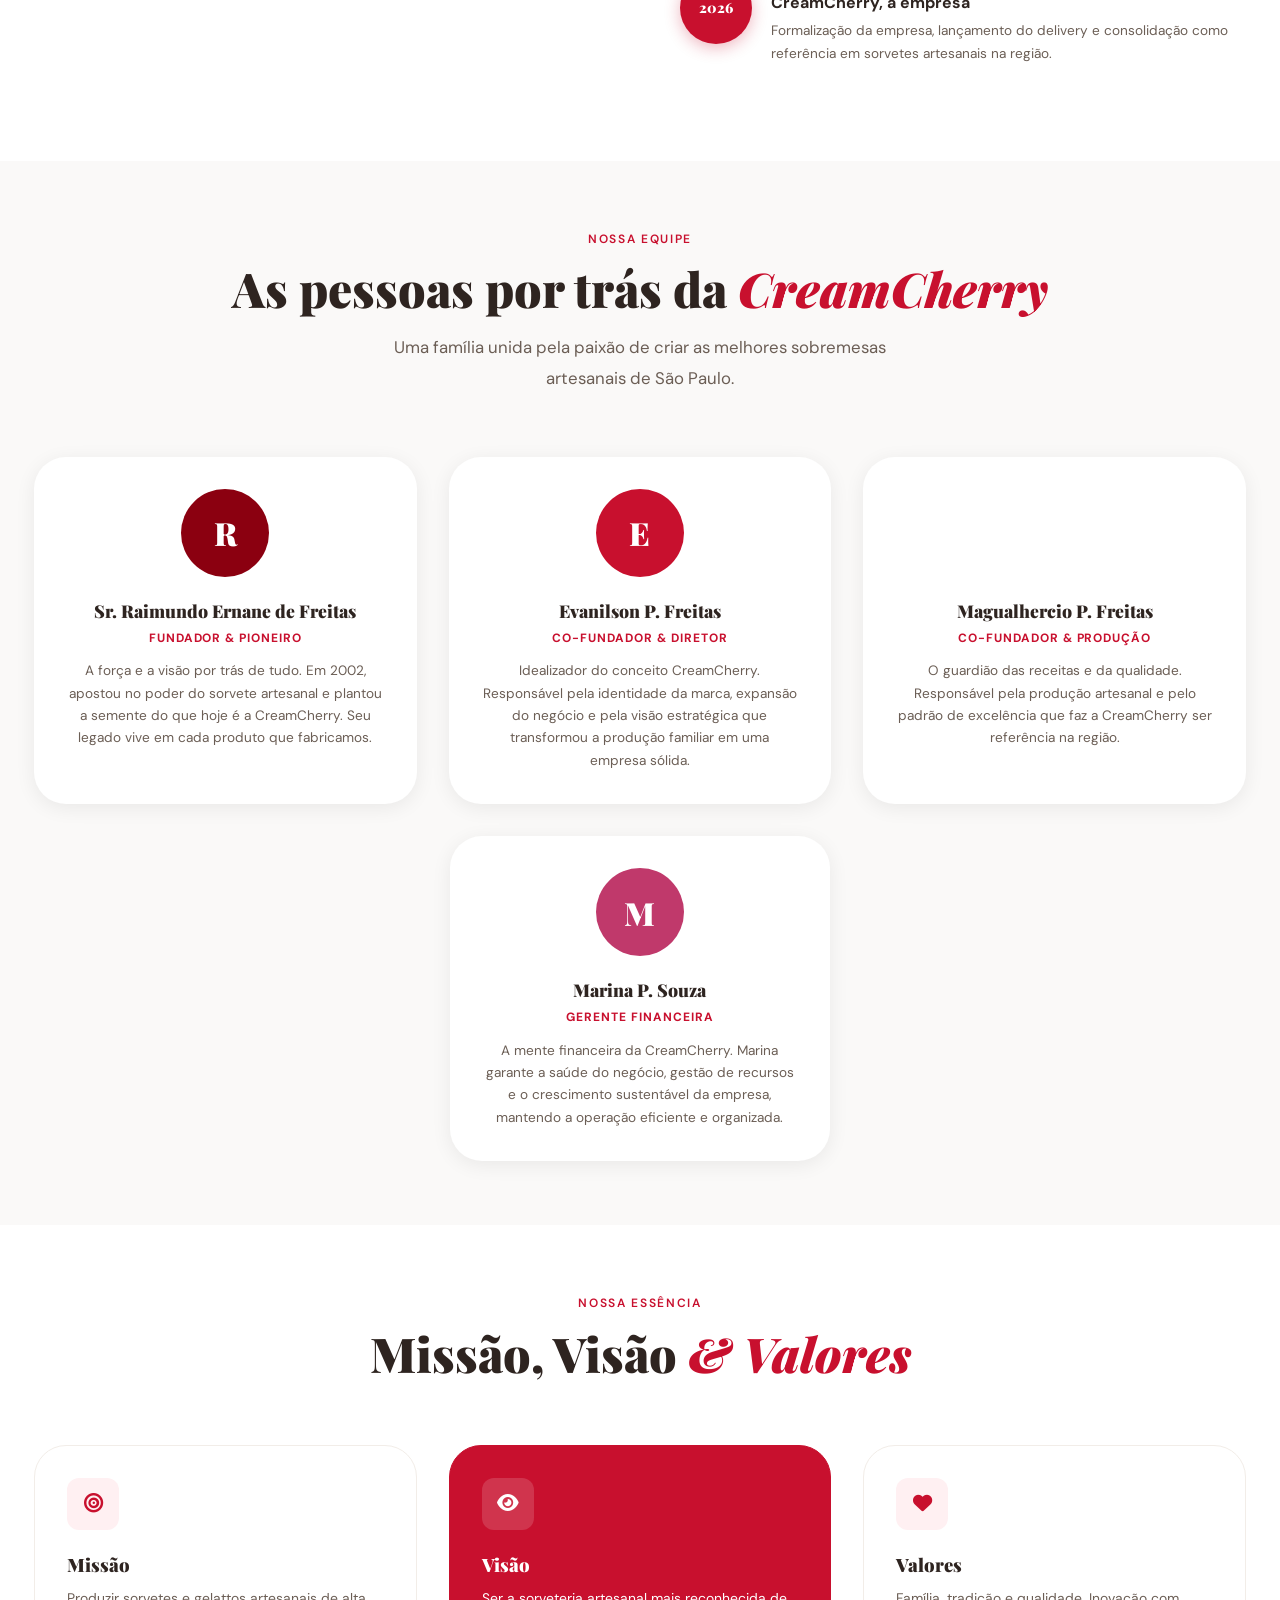
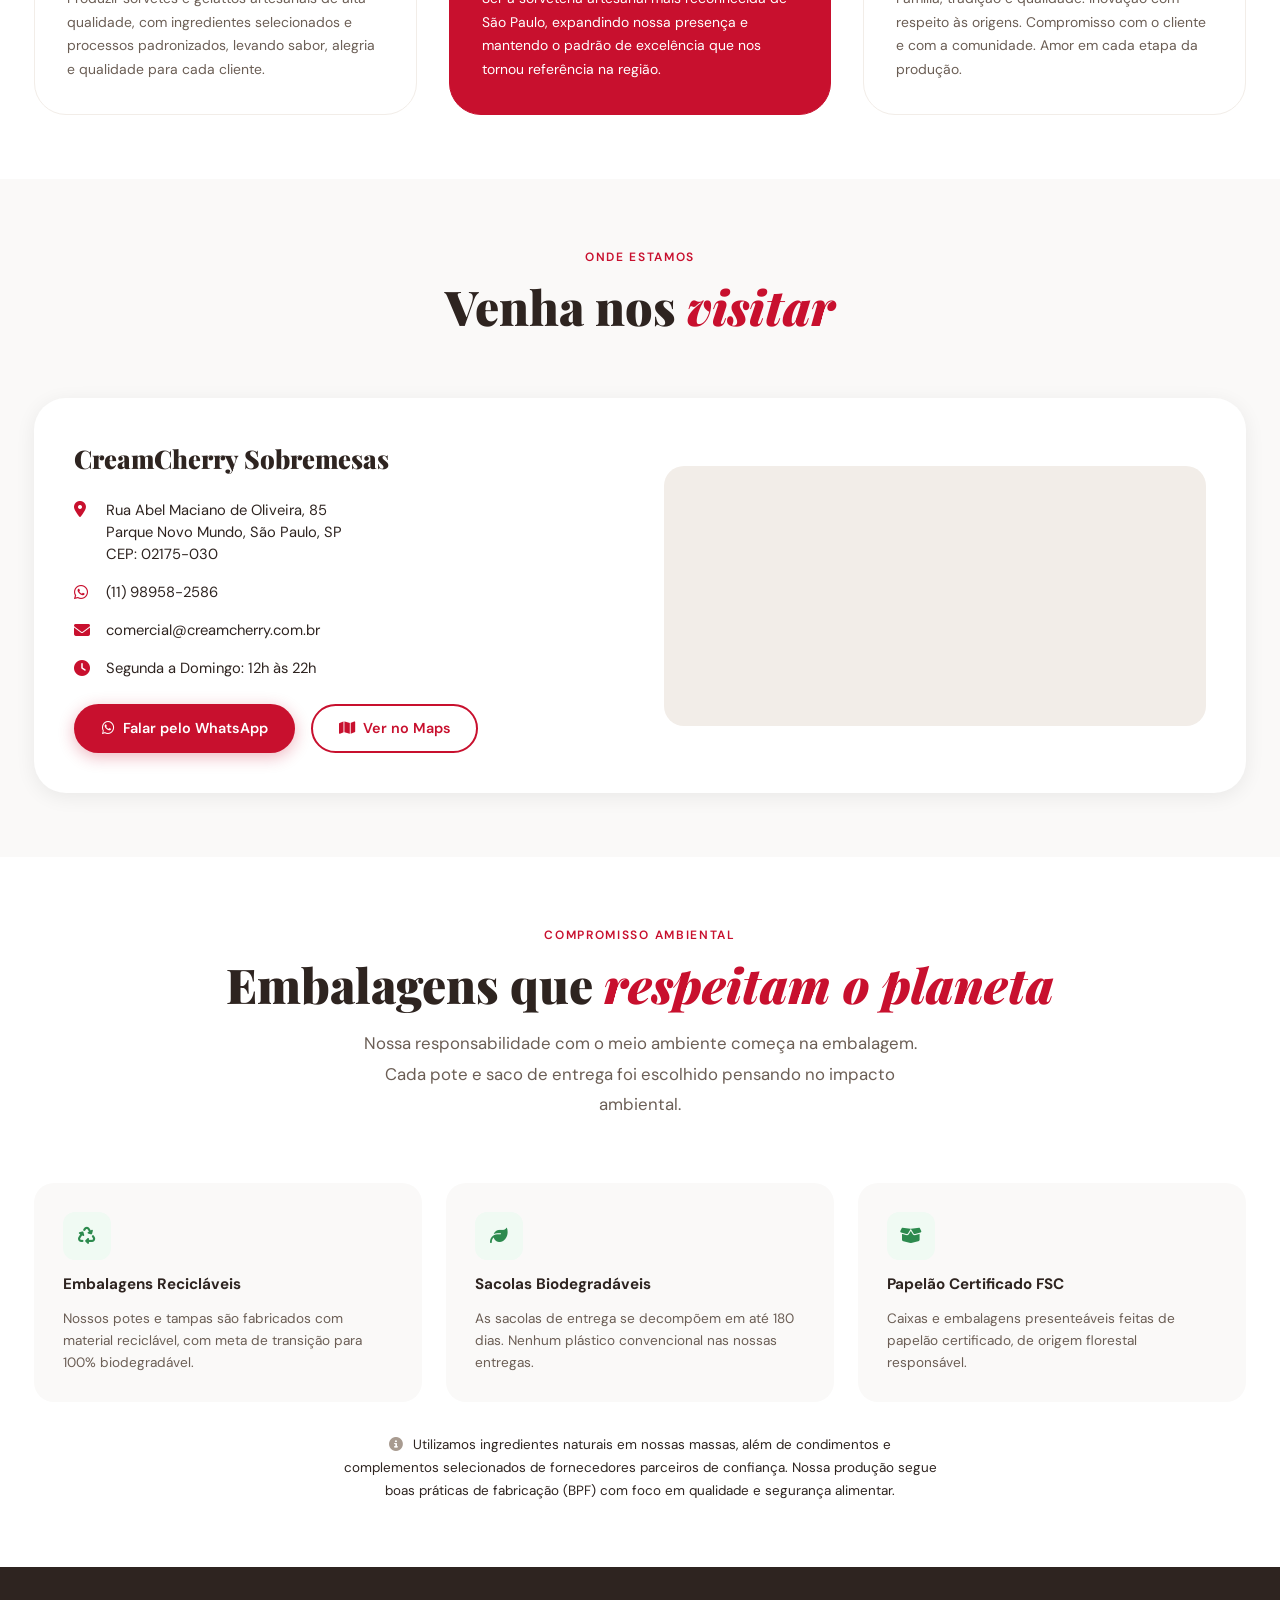
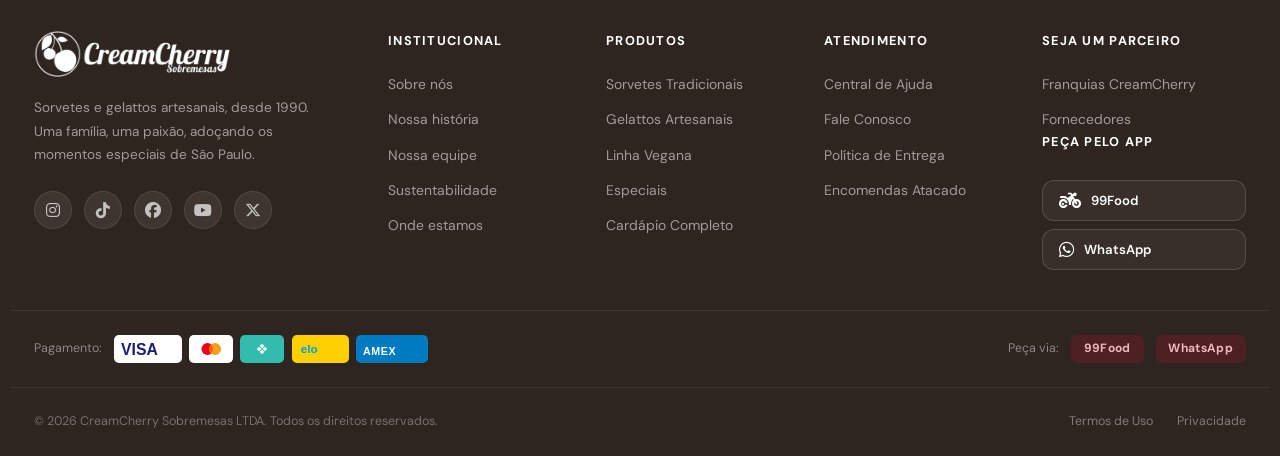
<file: pages/sobre.html>
<!DOCTYPE html>
<html lang="pt-BR">
<head>
  <meta charset="UTF-8">
  <meta name="viewport" content="width=device-width, initial-scale=1.0">
  <title>Sobre Nós | CreamCherry Sobremesas</title>
  <link rel="preconnect" href="https://fonts.googleapis.com">
  <link href="https://fonts.googleapis.com/css2?family=Playfair+Display:ital,wght@0,700;0,900;1,700&family=DM+Sans:wght@300;400;500;600&family=Caveat:wght@700&display=swap" rel="stylesheet">
  <link rel="stylesheet" href="https://cdnjs.cloudflare.com/ajax/libs/font-awesome/6.5.0/css/all.min.css">
  <link rel="stylesheet" href="../css/variables.css">
  <link rel="stylesheet" href="../css/reset.css">
  <link rel="stylesheet" href="../css/header.css">
  <link rel="stylesheet" href="../css/sections.css">
  <link rel="stylesheet" href="../css/footer.css">
  <link rel="stylesheet" href="../css/animations.css">

  <!-- Favicon -->
  <link rel="icon"             type="image/x-icon"    href="../images/favicon.ico">
  <link rel="icon"             type="image/png" sizes="32x32"  href="../images/favicon-32.png">
  <link rel="icon"             type="image/png" sizes="16x16"  href="../images/favicon-16.png">
  <link rel="apple-touch-icon" sizes="180x180"                 href="../images/favicon-180.png">
  <meta name="theme-color" content="#C8102E">

  <style>
    /* ── Page Hero ── */
    .page-hero {
      background: var(--red);
      margin-top: 0;
      padding-top: calc(var(--header-h) + 3.5rem);
      padding-bottom: 7rem;
      padding-left: 0;
      padding-right: 0;
      position: relative;
      overflow: hidden;
      text-align: center;
    }
    .page-hero::before {
      content:'';
      position:absolute;
      inset:0;
      background-image:radial-gradient(circle, rgba(255,255,255,0.07) 1px, transparent 1px);
      background-size:28px 28px;
    }
    .page-hero__content { position:relative; z-index:2; }
    .page-hero h1 {
      font-family:var(--font-display);
      font-size:clamp(2.6rem,5vw,4.5rem);
      font-weight:900; color:white;
      margin:.5rem 0; line-height:1.15;
    }
    .page-hero h1 em { font-style:italic; color:#FFD0D8; }
    .page-hero p { color:rgba(255,255,255,0.82); font-size:1.05rem; max-width:560px; margin:.75rem auto 0; line-height:1.7; }
    .page-hero__wave { position:absolute; bottom:-1px; left:0; right:0; line-height:0; }
    .page-hero__wave svg { width:100%; height:60px; display:block; }

    /* ── Historia split ── */
    .historia-split {
      display:grid;
      grid-template-columns:1fr 1fr;
      gap:5rem;
      align-items:center;
      padding:var(--space-2xl) 0;
    }
    .historia-content h2 {
      font-family:var(--font-display);
      font-size:clamp(2rem,3.5vw,2.8rem);
      font-weight:900; color:var(--gray-800);
      margin-bottom:1.5rem; line-height:1.2;
    }
    .historia-content h2 em { font-style:italic; color:var(--red); }
    .historia-content p { font-size:.96rem; color:var(--gray-600); line-height:1.85; margin-bottom:1.2rem; }

    /* ── Timeline ── */
    .timeline { display:flex; flex-direction:column; gap:0; margin-top:1rem; }
    .tl-item {
      display:grid;
      grid-template-columns:72px 1fr;
      gap:1.2rem;
      position:relative;
      padding-bottom:2rem;
    }
    .tl-item:last-child { padding-bottom:0; }
    .tl-item::before {
      content:'';
      position:absolute;
      left:35px; top:44px; bottom:0;
      width:2px;
      background:linear-gradient(to bottom, var(--red-pale), transparent);
    }
    .tl-item:last-child::before { display:none; }
    .tl-dot {
      width:72px; height:72px;
      border-radius:50%;
      background:var(--red);
      display:flex; align-items:center; justify-content:center;
      flex-shrink:0; z-index:1;
      box-shadow:0 4px 16px rgba(200,16,46,0.3);
    }
    .tl-dot strong {
      font-family:var(--font-display);
      font-size:0.88rem; font-weight:900;
      color:white; text-align:center; line-height:1.1;
    }
    .tl-body { padding-top:1.1rem; }
    .tl-body h4 { font-weight:700; color:var(--gray-800); margin-bottom:.3rem; font-size:1rem; }
    .tl-body p  { font-size:.85rem; color:var(--gray-600); line-height:1.65; }

    /* ── Team ── */
    .team-section { padding:var(--space-xl) 0; background:var(--gray-50); }
    .team-grid { display:grid; grid-template-columns:repeat(3,1fr); gap:2rem; margin-top:3rem; }
    .team-card {
      background:var(--white); border-radius:var(--radius-xl);
      padding:2rem; text-align:center;
      box-shadow:0 4px 20px rgba(0,0,0,0.07);
      transition:transform var(--dur-base) var(--ease-out), box-shadow var(--dur-base);
    }
    .team-card:hover { transform:translateY(-6px); box-shadow:0 12px 32px rgba(0,0,0,0.12); }
    .team-avatar {
      width:88px; height:88px; border-radius:50%;
      margin:0 auto 1.25rem;
      display:flex; align-items:center; justify-content:center;
      font-family:var(--font-display); font-size:2rem; font-weight:900; color:white;
    }
    .team-card h4 { font-family:var(--font-display); font-size:1.1rem; font-weight:900; color:var(--gray-800); margin-bottom:.25rem; }
    .team-card .role { font-size:.75rem; font-weight:700; letter-spacing:.08em; text-transform:uppercase; color:var(--red); margin-bottom:.75rem; display:block; }
    .team-card p { font-size:.85rem; color:var(--gray-600); line-height:1.65; }

    /* ── Valores ── */
    .values-section { padding:var(--space-xl) 0; background:var(--white); }
    .values-grid { display:grid; grid-template-columns:repeat(3,1fr); gap:2rem; margin-top:3rem; }
    .value-card { border-radius:var(--radius-xl); padding:2rem; border:1.5px solid var(--gray-100); }
    .value-card:nth-child(2) { background:var(--red); border-color:var(--red); }
    .value-card:nth-child(2) h4,
    .value-card:nth-child(2) p { color:white; }
    .value-card:nth-child(2) .value-icon { background:rgba(255,255,255,0.15); color:white; }
    .value-icon {
      width:52px; height:52px; border-radius:var(--radius-md);
      background:var(--red-pale);
      display:flex; align-items:center; justify-content:center;
      font-size:1.2rem; color:var(--red); margin-bottom:1.25rem;
    }
    .value-card h4 { font-family:var(--font-display); font-size:1.15rem; font-weight:900; color:var(--gray-800); margin-bottom:.5rem; }
    .value-card p  { font-size:.87rem; color:var(--gray-600); line-height:1.7; }

    /* ── Endereço ── */
    .address-section { padding:var(--space-xl) 0; background:var(--gray-50); }
    .address-card {
      background:var(--white); border-radius:var(--radius-xl);
      padding:2.5rem; box-shadow:0 4px 20px rgba(0,0,0,0.07);
      display:grid; grid-template-columns:1fr 1fr; gap:3rem; align-items:center;
    }
    .address-info h3 { font-family:var(--font-display); font-size:1.6rem; font-weight:900; color:var(--gray-800); margin-bottom:1.25rem; }
    .address-item { display:flex; align-items:flex-start; gap:.9rem; margin-bottom:1rem; }
    .address-item i { color:var(--red); font-size:1rem; margin-top:.15rem; flex-shrink:0; width:18px; }
    .address-item span { font-size:.92rem; color:var(--gray-700); line-height:1.5; }
    .address-map {
      border-radius:var(--radius-lg); overflow:hidden;
      height:260px; background:var(--gray-100);
      display:flex; align-items:center; justify-content:center;
    }
    .address-map iframe { width:100%; height:100%; border:none; }

    /* ── Sustentabilidade ── */
    .suste-section { padding:var(--space-xl) 0; background:var(--white); }
    .suste-cards { display:grid; grid-template-columns:repeat(3,1fr); gap:1.5rem; margin-top:3rem; }
    .suste-card {
      background:var(--gray-50); border-radius:var(--radius-lg);
      padding:1.8rem; display:flex; flex-direction:column; gap:.75rem;
    }
    .suste-card__icon {
      width:48px; height:48px; border-radius:var(--radius-md);
      background:#F0FAF3;
      display:flex; align-items:center; justify-content:center;
      font-size:1.1rem; color:#2D8A4E;
    }
    .suste-card h4 { font-weight:700; font-size:.95rem; color:var(--gray-800); }
    .suste-card p  { font-size:.85rem; color:var(--gray-600); line-height:1.6; }

    @media(max-width:900px){
      .historia-split,.values-grid,.suste-cards { grid-template-columns:1fr; }
      .team-grid { grid-template-columns:1fr; }
      .address-card { grid-template-columns:1fr; }
      .address-map { height:220px; }
    }
    @media(max-width:600px){
      .team-grid { grid-template-columns:1fr; }
    }
  </style>
<link rel="stylesheet" href="../css/commerce.css">
<link rel="stylesheet" href="../css/editorial.css">
</head>
<body>

  <div class="site-header-wrap">
    <div class="announcement-bar">
      <div class="announcement-track">
        <span>🍒 Desde 1990 adoçando momentos &nbsp;·&nbsp; Família Freitas com amor em cada colherada &nbsp;·&nbsp; Referência em sorvetes artesanais em SP &nbsp;·&nbsp; 🍒 Desde 1990 adoçando momentos &nbsp;·&nbsp; Família Freitas com amor em cada colherada &nbsp;·&nbsp; Referência em sorvetes artesanais em SP</span>
      </div>
    </div>

    <header class="header" id="header">
      <div class="header__inner">
        <a href="../index.html" class="header__logo">
          <img src="../images/logos/logo-branco-transparent.png"  alt="CreamCherry" class="logo-white">
          <img src="../images/logos/logo-original-transparent.png" alt="CreamCherry" class="logo-color">
        </a>
        <nav class="header__nav">
          <a href="../index.html"    class="nav__link">Home</a>
          <a href="sobre.html"       class="nav__link active">Sobre nós</a>
          <a href="cardapio.html"    class="nav__link">Cardápio</a>
          <a href="atacado.html"     class="nav__link">Atacado</a>
          <a href="franquias.html"   class="nav__link">Franquias</a>
          <a href="suporte.html"     class="nav__link">Suporte</a>
        </nav>
        <div class="header__actions">
          <a href="cardapio.html" class="btn btn--outline">Ver Cardápio</a>
          <a href="https://oia.99app.com/dlp9/VkoEdY" target="_blank" class="btn btn--red" rel="noopener noreferrer">Pedir Agora</a>
        </div>
        <button class="hamburger" id="hamburger"><span></span><span></span><span></span></button>
      </div>
    </header>
  </div>

  <!-- Mobile menu -->
  <div class="mobile-menu" id="mobileMenu">
    <button class="mobile-menu__close" id="mobileClose"><i class="fa-solid fa-xmark"></i></button>
    <div class="mobile-menu__logo"><img src="../images/logos/logo-original-transparent.png" alt="CreamCherry" style="height:44px;width:auto;"></div>
    <nav class="mobile-menu__nav">
      <a href="../index.html"><i class="fa-solid fa-house"></i> Home</a>
      <a href="sobre.html"><i class="fa-solid fa-circle-info"></i> Sobre nós</a>
      <a href="cardapio.html"><i class="fa-solid fa-ice-cream"></i> Cardápio</a>
      <a href="atacado.html"><i class="fa-solid fa-box-open"></i> Atacado</a>
      <a href="franquias.html"><i class="fa-solid fa-handshake"></i> Franquias</a>
      <a href="suporte.html"><i class="fa-solid fa-headset"></i> Suporte</a>
    </nav>
    <a href="https://oia.99app.com/dlp9/VkoEdY" target="_blank" class="btn btn--red btn--lg" style="margin-top:2rem;width:100%;justify-content:center;" rel="noopener noreferrer">Pedir Agora</a>
    <div class="mobile-menu__social">
      <a href="#"><i class="fa-brands fa-instagram"></i></a>
      <a href="#"><i class="fa-brands fa-tiktok"></i></a>
      <a href="#"><i class="fa-brands fa-facebook"></i></a>
    </div>
  </div>

  <main>

    <!-- HERO -->
    <section class="page-hero">
      <div class="container page-hero__content">
        <span class="eyebrow" style="color:rgba(255,255,255,0.75)">Nossa História</span>
        <h1>Uma família, uma <em>paixão</em></h1>
        <p>Mais de 30 anos transformando ingredientes simples em momentos inesquecíveis. Conheça a história por trás de cada colherada.</p>
      </div>
      <div class="page-hero__wave">
        <svg viewBox="0 0 1440 60" preserveAspectRatio="none"><path d="M0,30 C480,60 960,0 1440,30 L1440,60 L0,60 Z" fill="#ffffff"/></svg>
      </div>
    </section>
    <div class="container editorial-strip" aria-label="Inspirações de sorvetes e açaí"><figure class="editorial-photo reveal"><img src="../images/editorial/sorvetes-e-casquinhas.jpg" alt="Sorvetes de diferentes cores ao lado de casquinhas e colheres" width="1000" height="1500" loading="lazy" decoding="async"><figcaption>Imagem ilustrativa</figcaption></figure><figure class="editorial-photo reveal"><img src="../images/editorial/casquinhas-coloridas.jpg" alt="Mãos segurando casquinhas com sorvetes coloridos" width="1200" height="900" loading="lazy" decoding="async"><figcaption>Imagem ilustrativa</figcaption></figure></div>


    <!-- HISTÓRIA -->
    <section id="historia" style="background:var(--white)">
      <div class="container">
        <div class="historia-split">
          <div class="historia-content reveal-left">
            <span class="eyebrow">Como tudo começou</span>
            <h2>De uma sorveteria de bairro ao <em>conceito CreamCherry</em></h2>
            <p>A história da CreamCherry começa em <strong>1990</strong>, quando uma pequena sorveteria artesanal abriu suas portas no coração de São Paulo. Ali, o aroma de sorvete fresco e o sorriso dos clientes já contavam uma história de afeto e qualidade.</p>
            <p>Em <strong>2002</strong>, o Sr. <strong>Raimundo Ernane de Freitas</strong> deu o primeiro grande passo: adquiriu sua primeira produtora de sorvetes, apostando no potencial do negócio e na qualidade artesanal que só uma família apaixonada pode entregar. Seis anos depois, em <strong>2008</strong>, chegou a picoleteira, ampliando ainda mais o portfólio e consolidando a produção da família na região.</p>
            <p>A virada definitiva veio em <strong>2020</strong>, quando os filhos <strong>Evanilson P. Freitas</strong> e <strong>Magualhercio P. Freitas</strong> assumiram o leme e criaram o conceito <strong>CreamCherry</strong>: identidade visual, padronização de receitas, qualidade de ponta a ponta. Em <strong>2026</strong>, o sonho se tornou empresa, com delivery, atendimento profissional e referência reconhecida na região.</p>
            <p>Hoje, a CreamCherry é tocada pelos filhos e pela <strong>Gerente Financeira Marina P. Souza</strong>, mantendo vivo o legado do Sr. Raimundo: amor em cada colherada.</p>
          </div>

          <div class="reveal-right">
            <figure class="editorial-photo story-photo"><img src="../images/editorial/sorvetes-e-casquinhas.jpg" alt="Sorvetes de diferentes cores ao lado de casquinhas e colheres" width="1000" height="1500" loading="lazy" decoding="async"><figcaption>Imagem ilustrativa</figcaption></figure><div class="timeline">
              <div class="tl-item">
                <div class="tl-dot"><strong>1990</strong></div>
                <div class="tl-body">
                  <h4>O primeiro sorvete</h4>
                  <p>Uma pequena sorveteria artesanal abre as portas em São Paulo, com receitas feitas à mão e muito amor.</p>
                </div>
              </div>
              <div class="tl-item">
                <div class="tl-dot"><strong>2002</strong></div>
                <div class="tl-body">
                  <h4>Sr. Raimundo adquire a produtora</h4>
                  <p>A família Freitas entra definitivamente no negócio com a compra da primeira produtora de sorvetes.</p>
                </div>
              </div>
              <div class="tl-item">
                <div class="tl-dot"><strong>2008</strong></div>
                <div class="tl-body">
                  <h4>A picoleteira chega</h4>
                  <p>Expansão do portfólio com a aquisição da picoleteira, ampliando a produção artesanal da família.</p>
                </div>
              </div>
              <div class="tl-item">
                <div class="tl-dot"><strong>2020</strong></div>
                <div class="tl-body">
                  <h4>Nasce o conceito CreamCherry</h4>
                  <p>Evanilson e Magualhercio criam a identidade da marca, padronização, design e qualidade premium.</p>
                </div>
              </div>
              <div class="tl-item">
                <div class="tl-dot"><strong>2026</strong></div>
                <div class="tl-body">
                  <h4>CreamCherry, a empresa</h4>
                  <p>Formalização da empresa, lançamento do delivery e consolidação como referência em sorvetes artesanais na região.</p>
                </div>
              </div>
            </div>
          </div>
        </div>
      </div>
    </section>

    <!-- EQUIPE -->
    <section class="team-section" id="equipe">
      <div class="container">
        <div class="section-header reveal">
          <span class="eyebrow">Nossa Equipe</span>
          <h2 class="section-title">As pessoas por trás da <em>CreamCherry</em></h2>
          <p class="section-desc">Uma família unida pela paixão de criar as melhores sobremesas artesanais de São Paulo.</p>
        </div>
        <div class="team-grid">
          <div class="team-card reveal reveal-delay-1">
            <div class="team-avatar" style="background:#8B0010">R</div>
            <h4>Sr. Raimundo Ernane de Freitas</h4>
            <span class="role">Fundador & Pioneiro</span>
            <p>A força e a visão por trás de tudo. Em 2002, apostou no poder do sorvete artesanal e plantou a semente do que hoje é a CreamCherry. Seu legado vive em cada produto que fabricamos.</p>
          </div>
          <div class="team-card reveal reveal-delay-2">
            <div class="team-avatar" style="background:var(--red)">E</div>
            <h4>Evanilson P. Freitas</h4>
            <span class="role">Co-fundador & Diretor</span>
            <p>Idealizador do conceito CreamCherry. Responsável pela identidade da marca, expansão do negócio e pela visão estratégica que transformou a produção familiar em uma empresa sólida.</p>
          </div>
          <div class="team-card reveal reveal-delay-3">
            <div class="team-avatar" style="background:var(--gray-700)">M</div>
            <h4>Magualhercio P. Freitas</h4>
            <span class="role">Co-fundador & Produção</span>
            <p>O guardião das receitas e da qualidade. Responsável pela produção artesanal e pelo padrão de excelência que faz a CreamCherry ser referência na região.</p>
          </div>
          <div class="team-card reveal reveal-delay-4" style="grid-column: 1/-1; max-width:380px; margin:0 auto;">
            <div class="team-avatar" style="background:#C0396B">M</div>
            <h4>Marina P. Souza</h4>
            <span class="role">Gerente Financeira</span>
            <p>A mente financeira da CreamCherry. Marina garante a saúde do negócio, gestão de recursos e o crescimento sustentável da empresa, mantendo a operação eficiente e organizada.</p>
          </div>
        </div>
      </div>
    </section>

    <!-- MISSÃO, VISÃO, VALORES -->
    <section class="values-section" id="missao">
      <div class="container">
        <div class="section-header reveal">
          <span class="eyebrow">Nossa essência</span>
          <h2 class="section-title">Missão, Visão <em>& Valores</em></h2>
        </div>
        <div class="values-grid">
          <div class="value-card reveal reveal-delay-1">
            <div class="value-icon"><i class="fa-solid fa-bullseye"></i></div>
            <h4>Missão</h4>
            <p>Produzir sorvetes e gelattos artesanais de alta qualidade, com ingredientes selecionados e processos padronizados, levando sabor, alegria e qualidade para cada cliente.</p>
          </div>
          <div class="value-card reveal reveal-delay-2">
            <div class="value-icon"><i class="fa-solid fa-eye"></i></div>
            <h4>Visão</h4>
            <p>Ser a sorveteria artesanal mais reconhecida de São Paulo, expandindo nossa presença e mantendo o padrão de excelência que nos tornou referência na região.</p>
          </div>
          <div class="value-card reveal reveal-delay-3">
            <div class="value-icon"><i class="fa-solid fa-heart"></i></div>
            <h4>Valores</h4>
            <p>Família, tradição e qualidade. Inovação com respeito às origens. Compromisso com o cliente e com a comunidade. Amor em cada etapa da produção.</p>
          </div>
        </div>
      </div>
    </section>

    <!-- ENDEREÇO -->
    <section class="address-section" id="endereco">
      <div class="container">
        <div class="section-header reveal">
          <span class="eyebrow">Onde estamos</span>
          <h2 class="section-title">Venha nos <em>visitar</em></h2>
        </div>
        <div class="address-card reveal">
          <div class="address-info">
            <h3>CreamCherry Sobremesas</h3>
            <div class="address-item">
              <i class="fa-solid fa-location-dot"></i>
              <span>Rua Abel Maciano de Oliveira, 85<br>Parque Novo Mundo, São Paulo, SP<br>CEP: 02175-030</span>
            </div>
            <div class="address-item">
              <i class="fa-brands fa-whatsapp"></i>
              <span>(11) 98958-2586</span>
            </div>
            <div class="address-item">
              <i class="fa-solid fa-envelope"></i>
              <span>comercial@creamcherry.com.br</span>
            </div>
            <div class="address-item">
              <i class="fa-solid fa-clock"></i>
              <span>Segunda a Domingo: 12h às 22h</span>
            </div>
            <div style="margin-top:1.5rem;display:flex;gap:1rem;flex-wrap:wrap">
              <a href="https://wa.me/5511989582586?text=Ol%C3%A1%2C%20CreamCherry!%20Quero%20saber%20mais." target="_blank" class="btn btn--red" rel="noopener noreferrer">
                <i class="fa-brands fa-whatsapp"></i> Falar pelo WhatsApp
              </a>
              <a href="https://maps.google.com/?q=Rua+Abel+Maciano+de+Oliveira+85+Parque+Novo+Mundo+São+Paulo+SP" target="_blank" class="btn btn--outline" rel="noopener noreferrer">
                <i class="fa-solid fa-map"></i> Ver no Maps
              </a>
            </div>
          </div>
          <div class="address-map">
            <iframe
              src="https://maps.google.com/maps?q=Rua+Abel+Maciano+de+Oliveira,+85,+Parque+Novo+Mundo,+São+Paulo,+SP,+02175-030&output=embed&z=15"
              allowfullscreen loading="lazy"
              referrerpolicy="no-referrer-when-downgrade"
              title="Localização CreamCherry">
            </iframe>
          </div>
        </div>
      </div>
    </section>

    <!-- SUSTENTABILIDADE -->
    <section class="suste-section" id="sustentabilidade">
      <div class="container">
        <div class="section-header reveal">
          <span class="eyebrow">Compromisso Ambiental</span>
          <h2 class="section-title">Embalagens que <em>respeitam o planeta</em></h2>
          <p class="section-desc">Nossa responsabilidade com o meio ambiente começa na embalagem. Cada pote e saco de entrega foi escolhido pensando no impacto ambiental.</p>
        </div>
        <div class="suste-cards">
          <div class="suste-card reveal reveal-delay-1">
            <div class="suste-card__icon"><i class="fa-solid fa-recycle"></i></div>
            <h4>Embalagens Recicláveis</h4>
            <p>Nossos potes e tampas são fabricados com material reciclável, com meta de transição para 100% biodegradável.</p>
          </div>
          <div class="suste-card reveal reveal-delay-2">
            <div class="suste-card__icon"><i class="fa-solid fa-leaf"></i></div>
            <h4>Sacolas Biodegradáveis</h4>
            <p>As sacolas de entrega se decompõem em até 180 dias. Nenhum plástico convencional nas nossas entregas.</p>
          </div>
          <div class="suste-card reveal reveal-delay-3">
            <div class="suste-card__icon"><i class="fa-solid fa-box-open"></i></div>
            <h4>Papelão Certificado FSC</h4>
            <p>Caixas e embalagens presenteáveis feitas de papelão certificado, de origem florestal responsável.</p>
          </div>
        </div>
        <p style="font-size:.84rem;color:var(--gray-500);margin-top:2rem;text-align:center;max-width:600px;margin-left:auto;margin-right:auto;line-height:1.7">
          <i class="fa-solid fa-circle-info" style="color:var(--gray-400);margin-right:.4rem"></i>
          Utilizamos ingredientes naturais em nossas massas, além de condimentos e complementos selecionados de fornecedores parceiros de confiança. Nossa produção segue boas práticas de fabricação (BPF) com foco em qualidade e segurança alimentar.
        </p>
      </div>
    </section>

  </main>

  <footer class="footer">
    <div class="footer__top">
      <div class="footer__brand">
        <div class="footer__logo"><img src="../images/logos/logo-branco-transparent.png" alt="CreamCherry" style="height:46px;width:auto;"></div>
        <p>Sorvetes e gelattos artesanais, desde 1990. Uma família, uma paixão, adoçando os momentos especiais de São Paulo.</p>
        <div class="footer__social">
          <a href="#"><i class="fa-brands fa-instagram"></i></a>
          <a href="#"><i class="fa-brands fa-tiktok"></i></a>
          <a href="#"><i class="fa-brands fa-facebook"></i></a>
          <a href="#"><i class="fa-brands fa-youtube"></i></a>
          <a href="#"><i class="fa-brands fa-x-twitter"></i></a>
        </div>
      </div>
      <div class="footer__col">
        <h4>Institucional</h4>
        <ul>
          <li><a href="sobre.html">Sobre nós</a></li>
          <li><a href="sobre.html#historia">Nossa história</a></li>
          <li><a href="sobre.html#equipe">Nossa equipe</a></li>
          <li><a href="sobre.html#sustentabilidade">Sustentabilidade</a></li>
          <li><a href="sobre.html#endereco">Onde estamos</a></li>
        </ul>
      </div>
      <div class="footer__col">
        <h4>Produtos</h4>
        <ul>
          <li><a href="cardapio.html?cat=tradicionais">Sorvetes Tradicionais</a></li>
          <li><a href="cardapio.html?cat=gelattos">Gelattos Artesanais</a></li>
          <li><a href="cardapio.html?cat=veganos">Linha Vegana</a></li>
          <li><a href="cardapio.html?cat=especiais">Especiais</a></li>
          <li><a href="cardapio.html">Cardápio Completo</a></li>
        </ul>
      </div>
      <div class="footer__col">
        <h4>Atendimento</h4>
        <ul>
          <li><a href="suporte.html">Central de Ajuda</a></li>
          <li><a href="suporte.html">Fale Conosco</a></li>
          <li><a href="#">Política de Entrega</a></li>
          <li><a href="atacado.html">Encomendas Atacado</a></li>
        </ul>
      </div>
      <div class="footer__col">
        <h4>Seja um Parceiro</h4>
        <ul>
          <li><a href="franquias.html">Franquias CreamCherry</a></li>
          <li><a href="#">Fornecedores</a></li>
        </ul>
        <div class="footer__apps">
          <h4>Peça pelo app</h4>
          <a href="https://oia.99app.com/dlp9/VkoEdY" target="_blank" class="app-badge" rel="noopener noreferrer"><i class="fa-solid fa-motorcycle"></i> 99Food</a>
          <a href="https://wa.me/5511989582586" target="_blank" class="app-badge" rel="noopener noreferrer"><i class="fa-brands fa-whatsapp"></i> WhatsApp</a>
        </div>
      </div>
    </div>
    <div class="footer__mid">
      <div class="footer__payment">
        <span>Pagamento:</span>
        <div class="payment-icons">
          <div class="payment-badge" title="Visa"><svg viewBox="0 0 48 16"><text x="0" y="13" font-family="Arial" font-weight="900" font-size="14" fill="#1A1F71">VISA</text></svg></div>
          <div class="payment-badge" title="Mastercard" style="padding:3px 5px"><svg viewBox="0 0 38 24" width="38" height="24"><rect width="38" height="24" rx="4" fill="white"/><circle cx="14" cy="12" r="8" fill="#EB001B"/><circle cx="24" cy="12" r="8" fill="#F79E1B"/><path d="M19 6.27a8 8 0 0 1 0 11.46A8 8 0 0 1 19 6.27z" fill="#FF5F00"/></svg></div>
          <div class="payment-badge payment-badge--pix" title="Pix"><svg viewBox="0 0 64 64"><path d="M32 8l10.6 10.6-10.6 10.6L21.4 18.6z" fill="white"/><path d="M32 34.8l10.6 10.6L32 56l-10.6-10.6z" fill="white"/><path d="M8 32l10.6-10.6 10.6 10.6-10.6 10.6z" fill="white"/><path d="M34.8 32l10.6-10.6L56 32l-10.6 10.6z" fill="white"/></svg></div>
          <div class="payment-badge" title="Elo" style="background:#FFD000"><svg viewBox="0 0 48 20"><text x="2" y="15" font-family="Arial" font-weight="900" font-size="13" fill="#00A0E0">elo</text></svg></div>
          <div class="payment-badge" title="AmEx" style="background:#007BC1"><svg viewBox="0 0 52 16"><text x="0" y="13" font-family="Arial" font-weight="700" font-size="9.5" fill="white" letter-spacing="0.5">AMEX</text></svg></div>
        </div>
      </div>
      <div class="footer__delivery-brands">
        <span>Peça via:</span>
        <a href="https://oia.99app.com/dlp9/VkoEdY" target="_blank" class="del-brand" style="text-decoration:none" rel="noopener noreferrer">99Food</a>
        <a href="https://wa.me/5511989582586" target="_blank" class="del-brand" style="text-decoration:none" rel="noopener noreferrer">WhatsApp</a>
      </div>
    </div>
    <div class="footer__bottom">
      <p>© 2026 CreamCherry Sobremesas LTDA. Todos os direitos reservados.</p>
      <div class="footer__legal"><a href="#">Termos de Uso</a><a href="#">Privacidade</a></div>
    </div>
  </footer>

  <a href="https://wa.me/5511989582586?text=Ol%C3%A1%2C%20CreamCherry!%20Gostaria%20de%20fazer%20um%20pedido." class="whatsapp-float" target="_blank" rel="noopener noreferrer">
    <i class="fa-brands fa-whatsapp"></i>
  </a>
  <div class="toast" id="toast"><i class="fa-solid fa-circle-check"></i><span id="toastMsg"></span></div>

  <!-- VLibras -->
  <div vw class="enabled"><div vw-access-button class="active"></div><div vw-plugin-wrapper><div class="vw-plugin-top-wrapper"></div></div></div>
  <script src="https://vlibras.gov.br/app/vlibras-plugin.js"></script>
  <script>new window.VLibras.Widget("https://vlibras.gov.br/app");</script>

  <script src="../js/config.js"></script>
  <script src="../js/main.js"></script>
</body>
</html>
</file>
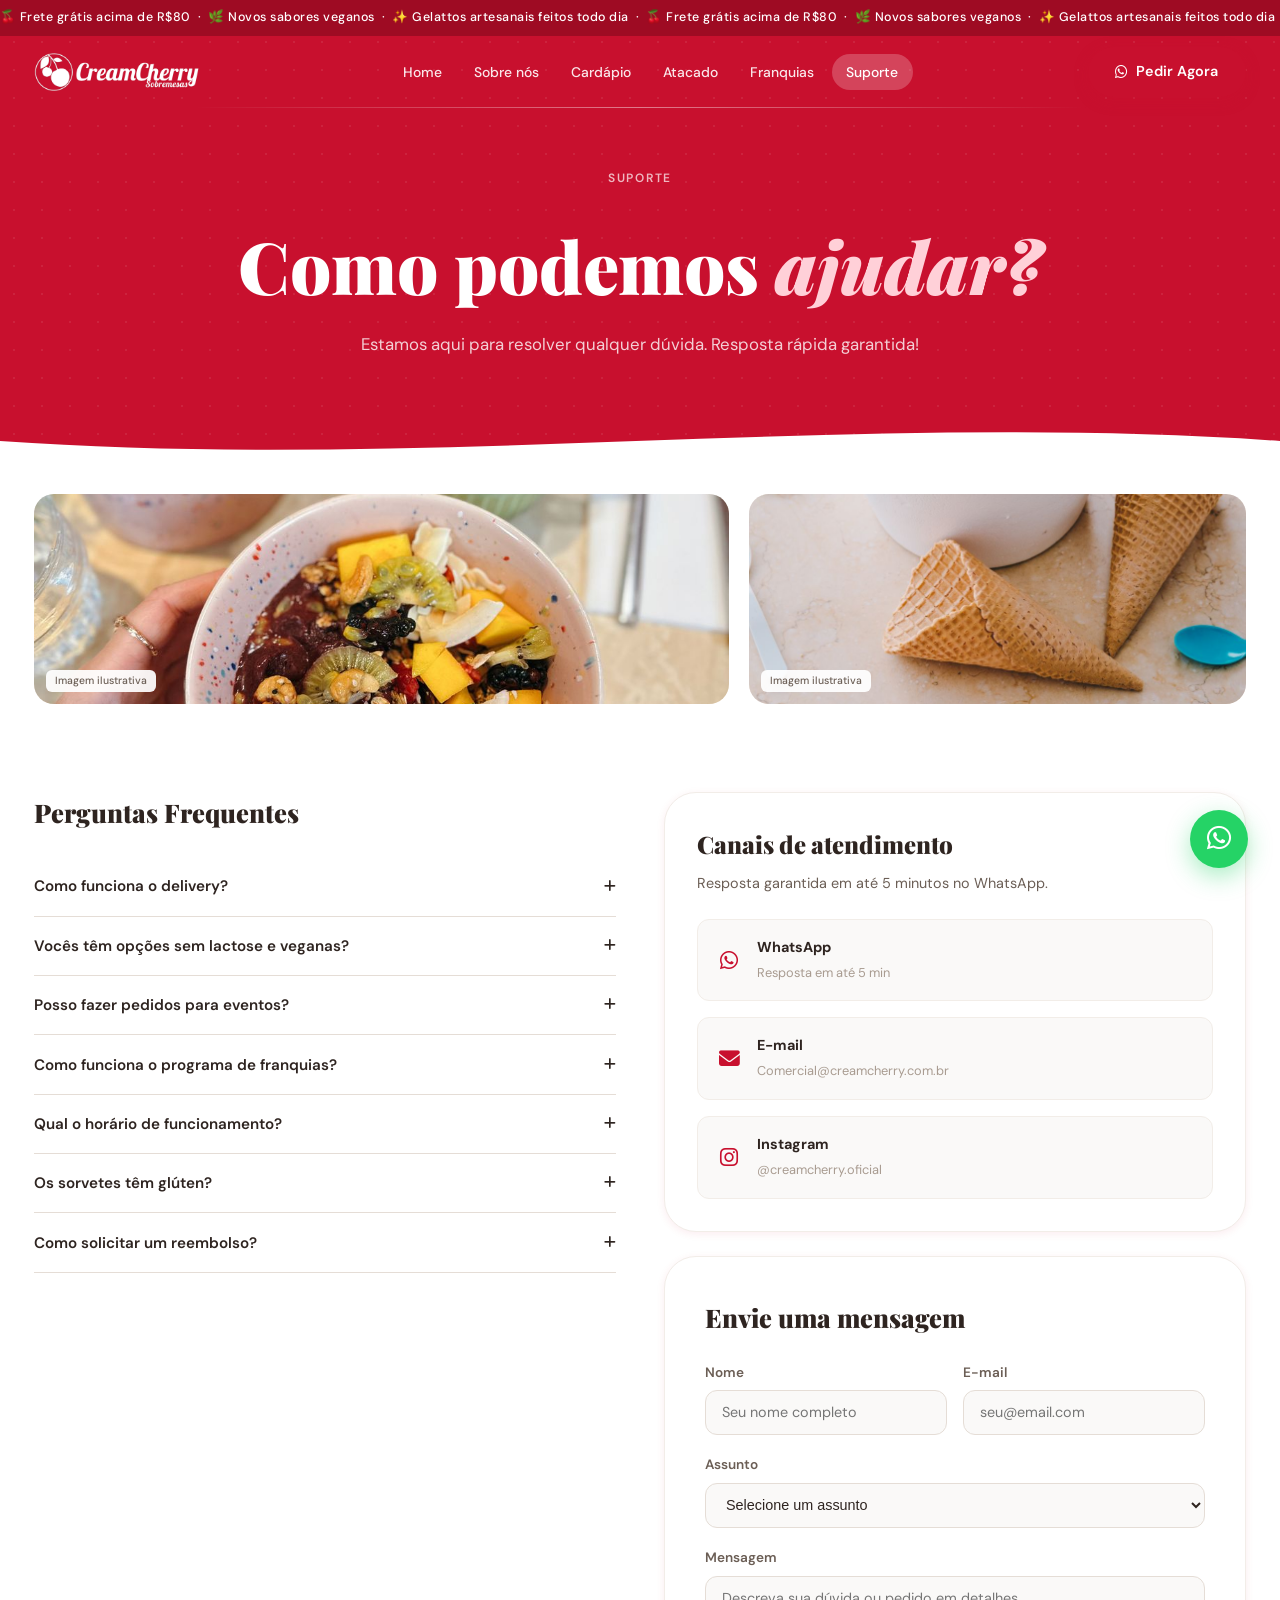
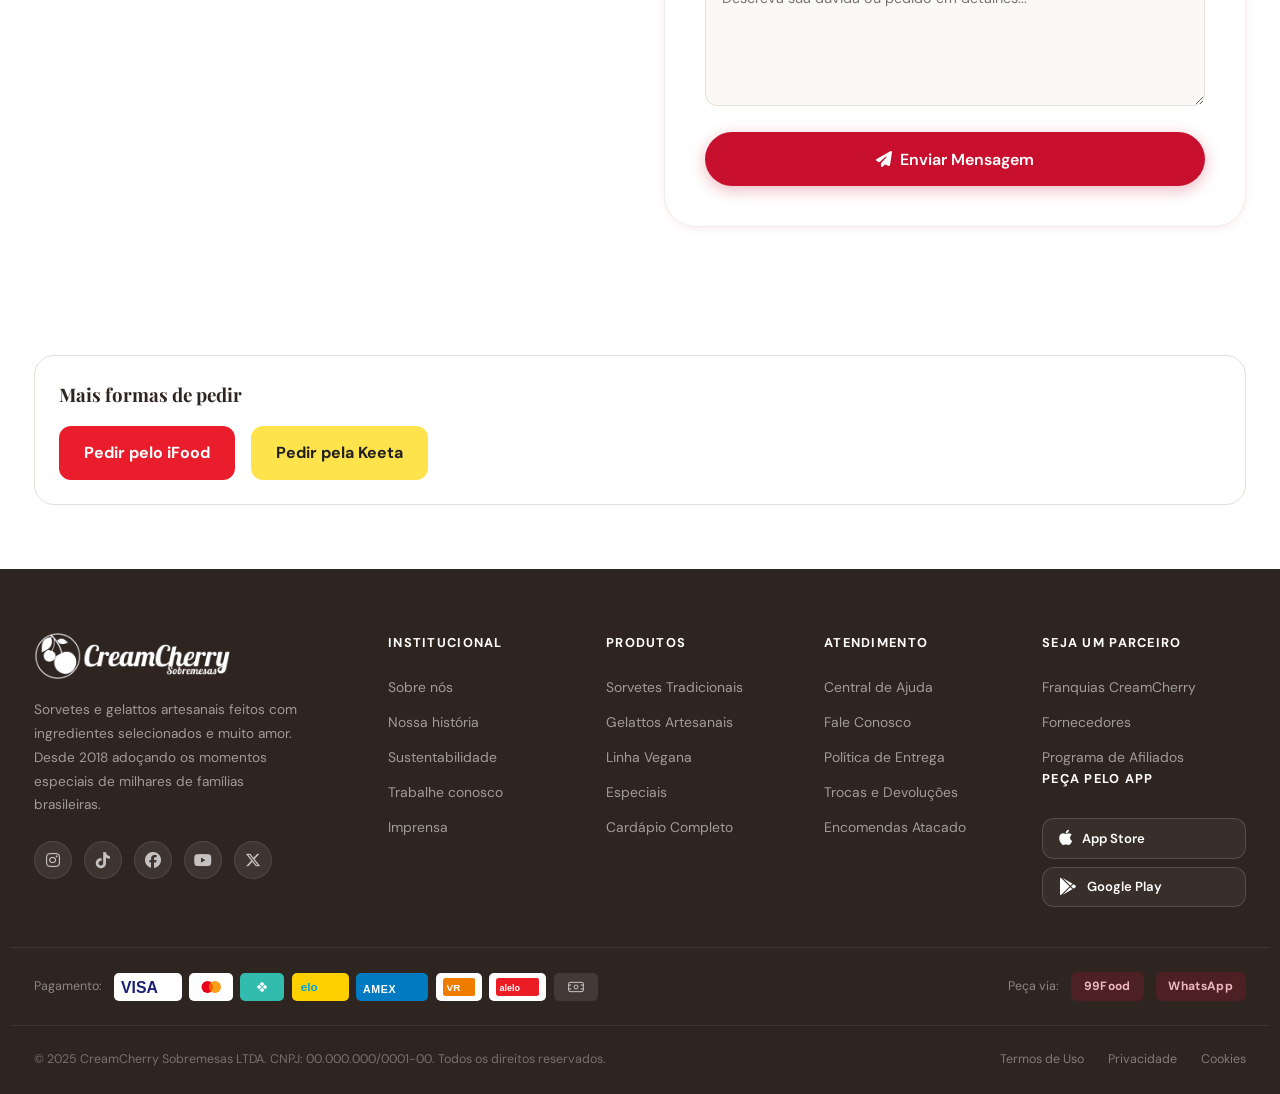
<file: pages/suporte.html>
<!DOCTYPE html>
<html lang="pt-BR">
<head>
  <meta charset="UTF-8">
  <meta name="viewport" content="width=device-width, initial-scale=1.0">
  <title>Suporte | Cream Cherry</title>
  <link rel="preconnect" href="https://fonts.googleapis.com">
  <link href="https://fonts.googleapis.com/css2?family=Playfair+Display:ital,wght@0,700;0,900;1,700&family=DM+Sans:wght@300;400;500;600&family=Caveat:wght@700&display=swap" rel="stylesheet">
  <link rel="stylesheet" href="https://cdnjs.cloudflare.com/ajax/libs/font-awesome/6.5.0/css/all.min.css">
  <link rel="stylesheet" href="../css/variables.css">
  <link rel="stylesheet" href="../css/reset.css">
  <link rel="stylesheet" href="../css/header.css">
  <link rel="stylesheet" href="../css/sections.css">
  <link rel="stylesheet" href="../css/footer.css">
  <link rel="stylesheet" href="../css/animations.css">
  <style>
    .page-hero {
      background: var(--red);
      margin-top: 0;
      padding-top: calc(var(--header-h) + 36px + 3.5rem);
      padding-bottom: 7rem;
      padding-left: 0;
      padding-right: 0;
      position: relative;
      overflow: hidden;
      text-align: center;
    }
    .page-hero::before { content:''; position:absolute; inset:0; background-image:radial-gradient(circle, rgba(255,255,255,0.08) 1px, transparent 1px); background-size:28px 28px; }
    .page-hero__content { position:relative; z-index:2; }
    .page-hero h1 { font-family:var(--font-display); font-size:clamp(2.8rem,6vw,4.5rem); font-weight:900; color:white; margin:.5rem 0; }
    .page-hero h1 em { font-style:italic; color:#FFD0D8; }
    .page-hero p { color:rgba(255,255,255,0.8); font-size:1.05rem; }
    .page-hero__wave { position:absolute; bottom:-1px; left:0; right:0; line-height:0; }
    .page-hero__wave svg { width:100%; height:60px; display:block; }

    .suporte-page { padding: var(--space-xl) 0 var(--space-2xl); }

    .contact-form {
      background: var(--white);
      border-radius: var(--radius-xl);
      padding: 2.5rem;
      border: 1.5px solid var(--gray-100);
      box-shadow: var(--shadow-sm);
    }

    .contact-form h3 {
      font-family: var(--font-display);
      font-size: 1.6rem;
      font-weight: 900;
      color: var(--gray-800);
      margin-bottom: 1.5rem;
    }

    .form-group { margin-bottom: 1.2rem; }

    .form-group label {
      display: block;
      font-size: 0.85rem;
      font-weight: 600;
      color: var(--gray-600);
      margin-bottom: 0.4rem;
    }

    .form-group input,
    .form-group select,
    .form-group textarea {
      width: 100%;
      padding: 0.8rem 1rem;
      border: 1.5px solid var(--gray-200);
      border-radius: var(--radius-md);
      font-size: 0.9rem;
      color: var(--gray-800);
      outline: none;
      transition: border-color var(--dur-fast);
      background: var(--gray-50);
    }

    .form-group input:focus,
    .form-group select:focus,
    .form-group textarea:focus {
      border-color: var(--red);
      background: white;
    }

    .form-group textarea { min-height: 130px; resize: vertical; }

    .form-row { display: grid; grid-template-columns: 1fr 1fr; gap: 1rem; }
  </style>
  <!-- ═══ FAVICON ═══ -->
  <link rel="icon"             type="image/x-icon"    href="../images/favicon.ico">
  <link rel="icon"             type="image/png" sizes="32x32"  href="../images/favicon-32.png">
  <link rel="icon"             type="image/png" sizes="16x16"  href="../images/favicon-16.png">
  <link rel="apple-touch-icon" sizes="180x180"                 href="../images/favicon-180.png">
  <meta name="theme-color" content="#C8102E">
<link rel="stylesheet" href="../css/commerce.css">
<link rel="stylesheet" href="../css/editorial.css">
</head>
<body>

  <div class="site-header-wrap">
  <div class="announcement-bar">
    <div class="announcement-track">
      <span>🍒 Frete grátis acima de R$80 &nbsp;·&nbsp; 🌿 Novos sabores veganos &nbsp;·&nbsp; ✨ Gelattos artesanais feitos todo dia &nbsp;·&nbsp; 🍒 Frete grátis acima de R$80 &nbsp;·&nbsp; 🌿 Novos sabores veganos &nbsp;·&nbsp; ✨ Gelattos artesanais feitos todo dia</span>
    </div>
  </div>

  <header class="header" id="header">
    <div class="header__inner">
            <a href="../index.html" class="header__logo">
        <img src="../images/logos/logo-branco-transparent.png"  alt="CreamCherry" class="logo-white">
        <img src="../images/logos/logo-original-transparent.png" alt="CreamCherry" class="logo-color">
      </a>
            <nav class="header__nav">
        <a href="../index.html"    class="nav__link">Home</a>
        <a href="sobre.html"       class="nav__link">Sobre nós</a>
        <a href="cardapio.html"    class="nav__link">Cardápio</a>
        <a href="atacado.html"     class="nav__link">Atacado</a>
        <a href="franquias.html"   class="nav__link">Franquias</a>
        <a href="suporte.html"     class="nav__link active">Suporte</a>
      </nav>
      <div class="header__actions">
        <a href="https://wa.me/5511989582586?text=Ol%C3%A1%2C%20CreamCherry!%20Gostaria%20de%20fazer%20um%20pedido." target="_blank" class="btn btn--red" rel="noopener noreferrer"><i class="fa-brands fa-whatsapp"></i> Pedir Agora</a>
      </div>
      <button class="hamburger" id="hamburger"><span></span><span></span><span></span></button>
    </div>
    
  </header>
  </div><!-- /site-header-wrap -->

  <!-- Mobile menu — OUTSIDE header to avoid stacking context trap -->
  <div class="mobile-menu" id="mobileMenu">
      <button class="mobile-menu__close" id="mobileClose"><i class="fa-solid fa-xmark"></i></button>
            <div class="mobile-menu__logo"><img src="../images/logos/logo-original-transparent.png" alt="CreamCherry" style="height:44px;width:auto;"></div>
            <nav class="mobile-menu__nav">
        <a href="../index.html"><i class="fa-solid fa-house"></i> Home</a>
        <a href="sobre.html"><i class="fa-solid fa-circle-info"></i> Sobre nós</a>
        <a href="cardapio.html"><i class="fa-solid fa-ice-cream"></i> Cardápio</a>
        <a href="atacado.html"><i class="fa-solid fa-box-open"></i> Atacado</a>
        <a href="franquias.html"><i class="fa-solid fa-handshake"></i> Franquias</a>
        <a href="suporte.html"><i class="fa-solid fa-headset"></i> Suporte</a>
      </nav>
      <a href="../index.html#delivery" class="btn btn--red btn--lg" style="margin-top:2rem;width:100%;justify-content:center;">Pedir Agora</a>
      <div class="mobile-menu__social">
        <a href="#"><i class="fa-brands fa-instagram"></i></a>
        <a href="#"><i class="fa-brands fa-tiktok"></i></a>
      </div>
    </div>

  <main>
    <section class="page-hero">
      <div class="container page-hero__content">
        <span class="eyebrow" style="color:rgba(255,255,255,0.7)">Suporte</span>
        <h1>Como podemos <em>ajudar?</em></h1>
        <p>Estamos aqui para resolver qualquer dúvida. Resposta rápida garantida!</p>
      </div>
      <div class="page-hero__wave">
        <svg viewBox="0 0 1440 60" preserveAspectRatio="none"><path d="M0,30 C480,60 960,0 1440,30 L1440,60 L0,60 Z" fill="#ffffff"/></svg>
      </div>
    </section>
    <div class="container editorial-strip" aria-label="Inspirações de sorvetes e açaí"><figure class="editorial-photo reveal"><img src="../images/editorial/acai-com-frutas.jpg" alt="Tigela de açaí com frutas e acompanhamentos" width="1000" height="1333" loading="lazy" decoding="async"><figcaption>Imagem ilustrativa</figcaption></figure><figure class="editorial-photo reveal"><img src="../images/editorial/sorvetes-e-casquinhas.jpg" alt="Sorvetes de diferentes cores ao lado de casquinhas e colheres" width="1000" height="1500" loading="lazy" decoding="async"><figcaption>Imagem ilustrativa</figcaption></figure></div>


    <section class="suporte-page">
      <div class="container">
        <div class="faq-grid">

          <!-- FAQ -->
          <div class="faq-list reveal-left">
            <h3 style="font-family:var(--font-display);font-size:1.6rem;font-weight:900;margin-bottom:1.5rem;color:var(--gray-800)">Perguntas Frequentes</h3>

            <div class="faq-item">
              <button class="faq-question">Como funciona o delivery? <i class="fa-solid fa-plus faq-icon"></i></button>
              <div class="faq-answer"><p>Entrega via iFood, Keeta, 99Food e WhatsApp. Prazo médio de 30–40 min com embalagem térmica especial.</p></div>
            </div>
            <div class="faq-item">
              <button class="faq-question">Vocês têm opções sem lactose e veganas? <i class="fa-solid fa-plus faq-icon"></i></button>
              <div class="faq-answer"><p>Sim! Linha completa de sorvetes veganos e sem lactose, feitos com base de coco, amêndoa e aveia.</p></div>
            </div>
            <div class="faq-item">
              <button class="faq-question">Posso fazer pedidos para eventos? <i class="fa-solid fa-plus faq-icon"></i></button>
              <div class="faq-answer"><p>Atendemos casamentos, aniversários, eventos corporativos. Entre em contato com pelo menos 3 dias de antecedência.</p></div>
            </div>
            <div class="faq-item">
              <button class="faq-question">Como funciona o programa de franquias? <i class="fa-solid fa-plus faq-icon"></i></button>
              <div class="faq-answer"><p>Modelo acessível com suporte completo: treinamento, fornecimento de insumos e marketing. Preencha o formulário!</p></div>
            </div>
            <div class="faq-item">
              <button class="faq-question">Qual o horário de funcionamento? <i class="fa-solid fa-plus faq-icon"></i></button>
              <div class="faq-answer"><p>Lojas abertas de segunda a domingo, das 12h às 22h. Delivery disponível nos mesmos horários.</p></div>
            </div>
            <div class="faq-item">
              <button class="faq-question">Os sorvetes têm glúten? <i class="fa-solid fa-plus faq-icon"></i></button>
              <div class="faq-answer"><p>A maioria dos sabores é naturalmente sem glúten. Os sabores com potencial de contaminação cruzada são sinalizados no cardápio.</p></div>
            </div>
            <div class="faq-item">
              <button class="faq-question">Como solicitar um reembolso? <i class="fa-solid fa-plus faq-icon"></i></button>
              <div class="faq-answer"><p>Entre em contato via WhatsApp ou e-mail em até 24h após o recebimento do pedido com foto do produto. Resolvemos em até 2 dias úteis.</p></div>
            </div>
          </div>

          <!-- Contact Form -->
          <div class="reveal-right">
            <div class="contact-card" style="margin-bottom:1.5rem">
              <h3>Canais de atendimento</h3>
              <p>Resposta garantida em até 5 minutos no WhatsApp.</p>
              <div class="contact-options">
                <a href="https://wa.me/5511989582586" target="_blank" class="contact-option" rel="noopener noreferrer">
                  <i class="fa-brands fa-whatsapp"></i>
                  <div><strong>WhatsApp</strong><span>Resposta em até 5 min</span></div>
                </a>
                <a href="mailto:Comercial@creamcherry.com.br" class="contact-option">
                  <i class="fa-solid fa-envelope"></i>
                  <div><strong>E-mail</strong><span>Comercial@creamcherry.com.br</span></div>
                </a>
                <a href="https://instagram.com/creamcherry" target="_blank" class="contact-option" rel="noopener noreferrer">
                  <i class="fa-brands fa-instagram"></i>
                  <div><strong>Instagram</strong><span>@creamcherry.oficial</span></div>
                </a>
              </div>
            </div>

            <div class="contact-form">
              <h3>Envie uma mensagem</h3>
              <div class="form-row">
                <div class="form-group">
                  <label>Nome</label>
                  <input type="text" id="formName" placeholder="Seu nome completo">
                </div>
                <div class="form-group">
                  <label>E-mail</label>
                  <input type="email" id="formEmail" placeholder="seu@email.com">
                </div>
              </div>
              <div class="form-group">
                <label>Assunto</label>
                <select id="formSubject">
                  <option value="">Selecione um assunto</option>
                  <option>Pedido / Delivery</option>
                  <option>Reembolso / Devolução</option>
                  <option>Evento / Encomenda</option>
                  <option>Franquias</option>
                  <option>Outro</option>
                </select>
              </div>
              <div class="form-group">
                <label>Mensagem</label>
                <textarea id="formMessage" placeholder="Descreva sua dúvida ou pedido em detalhes..."></textarea>
              </div>
              <button class="btn btn--red btn--lg" onclick="submitForm()" style="width:100%;justify-content:center">
                <i class="fa-solid fa-paper-plane"></i> Enviar Mensagem
              </button>
            </div>
          </div>

        </div>
      </div>
    </section>
  <div class="container"><div class="delivery-options support-delivery" data-delivery></div></div></main>

    <footer class="footer">
    <div class="footer__top">
      <div class="footer__brand">
        <div class="footer__logo"><img src="../images/logos/logo-branco-transparent.png" alt="CreamCherry" style="height:46px;width:auto;"></div>
        <p>Sorvetes e gelattos artesanais feitos com ingredientes selecionados e muito amor. Desde 2018 adoçando os momentos especiais de milhares de famílias brasileiras.</p>
        <div class="footer__social">
          <a href="#" aria-label="Instagram"><i class="fa-brands fa-instagram"></i></a>
          <a href="#" aria-label="TikTok"><i class="fa-brands fa-tiktok"></i></a>
          <a href="#" aria-label="Facebook"><i class="fa-brands fa-facebook"></i></a>
          <a href="#" aria-label="YouTube"><i class="fa-brands fa-youtube"></i></a>
          <a href="#" aria-label="Twitter/X"><i class="fa-brands fa-x-twitter"></i></a>
        </div>
      </div>
      <div class="footer__col">
        <h4>Institucional</h4>
        <ul>
          <li><a href="sobre.html">Sobre nós</a></li>
          <li><a href="sobre.html#historia">Nossa história</a></li>
          <li><a href="sobre.html#sustentabilidade">Sustentabilidade</a></li>
          <li><a href="#">Trabalhe conosco</a></li>
          <li><a href="#">Imprensa</a></li>
        </ul>
      </div>
      <div class="footer__col">
        <h4>Produtos</h4>
        <ul>
          <li><a href="cardapio.html?cat=tradicionais">Sorvetes Tradicionais</a></li>
          <li><a href="cardapio.html?cat=gelattos">Gelattos Artesanais</a></li>
          <li><a href="cardapio.html?cat=veganos">Linha Vegana</a></li>
          <li><a href="cardapio.html?cat=especiais">Especiais</a></li>
          <li><a href="cardapio.html">Cardápio Completo</a></li>
        </ul>
      </div>
      <div class="footer__col">
        <h4>Atendimento</h4>
        <ul>
          <li><a href="suporte.html">Central de Ajuda</a></li>
          <li><a href="suporte.html">Fale Conosco</a></li>
          <li><a href="#">Política de Entrega</a></li>
          <li><a href="#">Trocas e Devoluções</a></li>
          <li><a href="atacado.html">Encomendas Atacado</a></li>
        </ul>
      </div>
      <div class="footer__col">
        <h4>Seja um Parceiro</h4>
        <ul>
          <li><a href="franquias.html">Franquias CreamCherry</a></li>
          <li><a href="#">Fornecedores</a></li>
          <li><a href="#">Programa de Afiliados</a></li>
        </ul>
        <div class="footer__apps">
          <h4>Peça pelo app</h4>
          <a href="#" class="app-badge"><i class="fa-brands fa-apple"></i> App Store</a>
          <a href="#" class="app-badge"><i class="fa-brands fa-google-play"></i> Google Play</a>
        </div>
      </div>
    </div>
    <div class="footer__mid">
      <div class="footer__payment">
        <span>Pagamento:</span>
        <div class="payment-icons">
          <!-- Visa -->
          <div class="payment-badge" title="Visa">
            <svg viewBox="0 0 48 16" xmlns="http://www.w3.org/2000/svg">
              <text x="0" y="13" font-family="Arial" font-weight="900" font-size="14" fill="#1A1F71">VISA</text>
            </svg>
          </div>
          <!-- Mastercard -->
          <div class="payment-badge" title="Mastercard" style="gap:3px;display:flex;align-items:center;padding:3px 5px">
            <svg viewBox="0 0 38 24" width="38" height="24" xmlns="http://www.w3.org/2000/svg">
              <rect width="38" height="24" rx="4" fill="white"/>
              <circle cx="14" cy="12" r="8" fill="#EB001B"/>
              <circle cx="24" cy="12" r="8" fill="#F79E1B"/>
              <path d="M19 6.27a8 8 0 0 1 0 11.46A8 8 0 0 1 19 6.27z" fill="#FF5F00"/>
            </svg>
          </div>
          <!-- Pix -->
          <div class="payment-badge payment-badge--pix" title="Pix">
            <svg viewBox="0 0 64 64" xmlns="http://www.w3.org/2000/svg">
              <path d="M32 8l10.6 10.6-10.6 10.6L21.4 18.6z" fill="white"/>
              <path d="M32 34.8l10.6 10.6L32 56l-10.6-10.6z" fill="white"/>
              <path d="M8 32l10.6-10.6 10.6 10.6-10.6 10.6z" fill="white"/>
              <path d="M34.8 32l10.6-10.6L56 32l-10.6 10.6z" fill="white"/>
            </svg>
          </div>
          <!-- Elo -->
          <div class="payment-badge" title="Elo" style="background:#FFD000">
            <svg viewBox="0 0 48 20" xmlns="http://www.w3.org/2000/svg">
              <text x="2" y="15" font-family="Arial" font-weight="900" font-size="13" fill="#00A0E0">elo</text>
            </svg>
          </div>
          <!-- AmEx -->
          <div class="payment-badge" title="American Express" style="background:#007BC1">
            <svg viewBox="0 0 52 16" xmlns="http://www.w3.org/2000/svg">
              <text x="0" y="13" font-family="Arial" font-weight="700" font-size="9.5" fill="white" letter-spacing="0.5">AMEX</text>
            </svg>
          </div>
          <!-- VR -->
          <div class="payment-badge payment-badge--vr" title="VR Benefícios">
            <svg viewBox="0 0 36 20" xmlns="http://www.w3.org/2000/svg">
              <rect width="36" height="20" rx="3" fill="#EF7D00"/>
              <text x="4" y="14" font-family="Arial" font-weight="900" font-size="11" fill="white">VR</text>
            </svg>
          </div>
          <!-- Alelo -->
          <div class="payment-badge payment-badge--alelo" title="Alelo">
            <svg viewBox="0 0 48 20" xmlns="http://www.w3.org/2000/svg">
              <rect width="48" height="20" rx="3" fill="#EC1C24"/>
              <text x="4" y="14" font-family="Arial" font-weight="700" font-size="10" fill="white">alelo</text>
            </svg>
          </div>
          <!-- Dinheiro -->
          <div class="payment-badge payment-badge--dinheiro" title="Dinheiro">
            <svg viewBox="0 0 24 24" fill="none" xmlns="http://www.w3.org/2000/svg">
              <rect x="1" y="5" width="22" height="14" rx="2" stroke="rgba(255,255,255,0.7)" stroke-width="1.5"/>
              <circle cx="12" cy="12" r="3" stroke="rgba(255,255,255,0.7)" stroke-width="1.5"/>
              <line x1="1" y1="9" x2="5" y2="9" stroke="rgba(255,255,255,0.7)" stroke-width="1.5"/>
              <line x1="19" y1="9" x2="23" y2="9" stroke="rgba(255,255,255,0.7)" stroke-width="1.5"/>
              <line x1="1" y1="15" x2="5" y2="15" stroke="rgba(255,255,255,0.7)" stroke-width="1.5"/>
              <line x1="19" y1="15" x2="23" y2="15" stroke="rgba(255,255,255,0.7)" stroke-width="1.5"/>
            </svg>
          </div>
        </div>
      </div>
      <div class="footer__delivery-brands">
        <span>Peça via:</span>
        <a href="https://oia.99app.com/dlp9/VkoEdY" target="_blank" class="del-brand" style="text-decoration:none" rel="noopener noreferrer">99Food</a>
        <a href="https://wa.me/5511989582586?text=Ol%C3%A1%2C%20CreamCherry!%20Gostaria%20de%20fazer%20um%20pedido." target="_blank" class="del-brand" style="text-decoration:none" rel="noopener noreferrer">WhatsApp</a>
      </div>
    </div>

    <div class="footer__bottom">
      <p>© 2025 CreamCherry Sobremesas LTDA. CNPJ: 00.000.000/0001-00. Todos os direitos reservados.</p>
      <div class="footer__legal">
        <a href="#">Termos de Uso</a><a href="#">Privacidade</a><a href="#">Cookies</a>
      </div>
    </div>
  </footer>

  <a href="https://wa.me/5511989582586" class="whatsapp-float" target="_blank" rel="noopener noreferrer"><i class="fa-brands fa-whatsapp"></i></a>
  <div class="toast" id="toast"><i class="fa-solid fa-circle-check"></i><span id="toastMsg"></span></div>

  <script src="../js/config.js"></script>
  <script src="../js/main.js"></script>
  <script src="../js/forms.js"></script>
  <script src="../js/commerce.js"></script>
  <!-- VLibras Acessibilidade -->
  <div vw class="enabled"><div vw-access-button class="active"></div><div vw-plugin-wrapper><div class="vw-plugin-top-wrapper"></div></div></div>
  <script src="https://vlibras.gov.br/app/vlibras-plugin.js"></script>
  <script>new window.VLibras.Widget("https://vlibras.gov.br/app");</script>
</body>
</html>
</file>
<file: css/variables.css>
/* ========================================
   CREAM CHERRY — CSS Variables
   ======================================== */
:root {
  --red:         #C8102E;
  --red-dark:    #9E0B23;
  --red-light:   #E01535;
  --red-pale:    #FFF0F2;
  --cream:       #FFF8F0;
  --cream-dark:  #F5EDE0;
  --cherry:      #8B0000;
  --white:       #FFFFFF;
  --black:       #0F0A0A;

  --gray-50:  #FAF9F8;
  --gray-100: #F2EDE8;
  --gray-200: #E5DDD6;
  --gray-400: #A89B90;
  --gray-600: #6B5E55;
  --gray-800: #2E2420;

  --font-display: 'Playfair Display', Georgia, serif;
  --font-body:    'DM Sans', sans-serif;
  --font-accent:  'Caveat', cursive;

  --space-xs:  0.5rem;
  --space-sm:  1rem;
  --space-md:  1.5rem;
  --space-lg:  2.5rem;
  --space-xl:  4rem;
  --space-2xl: 6rem;

  --radius-sm:   6px;
  --radius-md:   12px;
  --radius-lg:   20px;
  --radius-xl:   32px;
  --radius-full: 9999px;

  --shadow-sm:   0 2px 8px rgba(200,16,46,0.08);
  --shadow-md:   0 8px 30px rgba(200,16,46,0.12);
  --shadow-lg:   0 20px 60px rgba(200,16,46,0.18);
  --shadow-card: 0 4px 20px rgba(0,0,0,0.07);

  --ease-out:    cubic-bezier(0.22, 1, 0.36, 1);
  --ease-bounce: cubic-bezier(0.34, 1.56, 0.64, 1);
  --dur-fast:    150ms;
  --dur-base:    300ms;
  --dur-slow:    600ms;

  --max-width: 1260px;
  --header-h:  72px;
}
</file>
<file: css/header.css>
/* ── Fixed site header wrapper (letreiro + nav juntos) ── */
.site-header-wrap {
  position: fixed;
  top: 0;
  left: 0;
  right: 0;
  z-index: 100;
  display: flex;
  flex-direction: column;
}

/* ========================================
   CREAM CHERRY — Header
   ======================================== */

/* ── Announcement Bar ── */
.announcement-bar {
  background: var(--red-dark);
  color: white;
  font-size: 0.78rem;
  font-weight: 500;
  height: 36px;
  overflow: hidden;
  max-width: 100vw;
  display: flex;
  align-items: center;
  letter-spacing: 0.04em;
  border: none;
  outline: none;
  box-shadow: none;
}
.announcement-track {
  white-space: nowrap;
  animation: marquee 28s linear infinite;
}
@keyframes marquee {
  from { transform: translateX(0); }
  to   { transform: translateX(-50%); }
}

/* ══════════════════════════════════════════
   HEADER — transparent at top, white on scroll
   ══════════════════════════════════════════ */
.header {
  position: relative;
  z-index: 1;
  /* positioning handled by .site-header-wrap */

  /* TOP STATE: fully transparent — shows the red hero through */
  background: transparent;
  border-bottom: 1px solid rgba(255,255,255,0.0);

  /* Use ::before for blur so we avoid creating a stacking context on the header itself */
  transition:
    background      0.5s cubic-bezier(0.22,1,0.36,1),
    border-color    0.5s cubic-bezier(0.22,1,0.36,1),
    box-shadow      0.5s cubic-bezier(0.22,1,0.36,1);
}

/* Frosted glass layer — pseudo-element so header has NO stacking context */
.header::before {
  content: '';
  position: absolute;
  inset: 0;
  backdrop-filter: blur(0px);
  -webkit-backdrop-filter: blur(0px);
  background: transparent;
  transition:
    backdrop-filter 0.5s cubic-bezier(0.22,1,0.36,1),
    background      0.5s cubic-bezier(0.22,1,0.36,1);
  pointer-events: none;
  z-index: -1;
}

/* SCROLLED STATE: white frosted glass, moves to top:0 */
.header.scrolled {
  background: transparent;
  border-bottom: 1px solid var(--gray-100);
  box-shadow: 0 2px 20px rgba(0,0,0,0.07);
}

.header.scrolled::before {
  backdrop-filter: blur(20px);
  -webkit-backdrop-filter: blur(20px);
  background: rgba(255,255,255,0.96);
}

/* Bottom gradient line — transparent at edges, subtle white glow at center */
.header::after {
  content: '';
  position: absolute;
  bottom: 0;
  left: 0; right: 0;
  height: 1px;
  background: linear-gradient(
    to right,
    rgba(255,255,255,0)    0%,
    rgba(255,255,255,0)    15%,
    rgba(255,255,255,0.25) 35%,
    rgba(255,255,255,0.45) 50%,
    rgba(255,255,255,0.25) 65%,
    rgba(255,255,255,0)    85%,
    rgba(255,255,255,0)    100%
  );
  opacity: 1;
  transition: opacity 0.5s cubic-bezier(0.22,1,0.36,1);
  pointer-events: none;
}

/* Hide gradient line when scrolled (border-bottom replaces it) */
.header.scrolled::after { opacity: 0; }

/* ── Nav links: white at top, dark on scroll ── */
.nav__link {
  padding: 0.42rem 0.9rem;
  border-radius: var(--radius-full);
  font-size: 0.87rem;
  font-weight: 500;
  /* default: white (sits over red hero) */
  color: rgba(255,255,255,0.90);
  transition: color 0.4s, background 0.4s;
  white-space: nowrap;
}
.nav__link:hover {
  color: white;
  background: rgba(255,255,255,0.18);
}
.nav__link.active {
  color: white;
  background: rgba(255,255,255,0.22);
}

/* Scrolled nav links: dark */
.header.scrolled .nav__link {
  color: var(--gray-600);
}
.header.scrolled .nav__link:hover,
.header.scrolled .nav__link.active {
  color: var(--red);
  background: var(--red-pale);
}

/* ── Action buttons: white outlines at top ── */
.header__actions .btn--outline {
  border-color: rgba(255,255,255,0.7);
  color: white;
  background: transparent;
  transition: all 0.4s;
}
.header__actions .btn--outline:hover {
  background: rgba(255,255,255,0.15);
  border-color: white;
}

/* Scrolled: restore normal outline style */
.header.scrolled .header__actions .btn--outline {
  border-color: var(--red);
  color: var(--red);
  background: transparent;
}
.header.scrolled .header__actions .btn--outline:hover {
  background: var(--red-pale);
}

/* Hamburger lines: white at top */
.hamburger span {
  width: 22px; height: 2px;
  background: rgba(255,255,255,0.9);
  border-radius: 2px;
  display: block;
  transition: transform 0.35s cubic-bezier(0.22,1,0.36,1), opacity 0.25s, background 0.4s;
}
.header.scrolled .hamburger span { background: var(--gray-800); }
.hamburger.open span:nth-child(1) { transform: rotate(45deg) translate(5px,5px); }
.hamburger.open span:nth-child(2) { opacity: 0; transform: scaleX(0); }
.hamburger.open span:nth-child(3) { transform: rotate(-45deg) translate(5px,-5px); }

/* ── Inner ── */
.header__inner {
  max-width: var(--max-width);
  margin: 0 auto;
  padding: 0 1.5rem;
  height: var(--header-h);
  display: flex;
  align-items: center;
  gap: 1.5rem;
  transition: height 0.45s cubic-bezier(0.22,1,0.36,1);
}
.header.scrolled .header__inner { height: 58px; }

/* ── Logo: two overlapping images, opacity crossfade on scroll ── */
.header__logo {
  display: flex;
  align-items: center;
  flex-shrink: 0;
  text-decoration: none;
  position: relative;
  height: 46px;
  min-width: 180px;  /* reserve space for full logo width */
}

/* Both logos stacked — absolutely positioned, crossfade via opacity */
.logo-white,
.logo-color {
  position: absolute;
  left: 0;
  top: 50%;
  transform: translateY(-50%);
  height: 42px;
  width: auto;
  object-fit: contain;
  pointer-events: none;
  display: block;
  transition:
    opacity 0.45s cubic-bezier(0.22, 1, 0.36, 1),
    height  0.4s  cubic-bezier(0.22, 1, 0.36, 1);
}

/* TOP (scroll = 0): white logo visible, coloured logo hidden */
.logo-white { opacity: 1; }
.logo-color { opacity: 0; }

/* SCROLLED: coloured logo visible, white logo hidden; both slightly smaller */
.header.scrolled .logo-white { opacity: 0; }
.header.scrolled .logo-color { opacity: 1; height: 36px; }

/* logo-img fallback hidden */
.logo-img,
.logo-img-compact { display: none !important; }

/* ── Nav wrapper ── */
.header__nav {
  display: flex;
  align-items: center;
  gap: 0.2rem;
  flex: 1;
  justify-content: center;
}

/* ── Actions ── */
.header__actions {
  display: flex;
  align-items: center;
  gap: 0.75rem;
  flex-shrink: 0;
}

/* Red CTA button stays red always */
.header__actions .btn--red {
  background: var(--red);
  color: white;
  box-shadow: 0 4px 14px rgba(200,16,46,0.35);
}
.header__actions .btn--red:hover {
  background: var(--red-dark);
  transform: translateY(-2px);
}

/* ── Hamburger button ── */
.hamburger {
  display: none;
  flex-direction: column;
  gap: 5px;
  padding: 8px;
  margin-left: auto;
  border-radius: var(--radius-sm);
  background: transparent;
  border: none;
  cursor: pointer;
  flex-shrink: 0;
}
.hamburger:hover { background: rgba(255,255,255,0.12); }
.header.scrolled .hamburger:hover { background: var(--gray-100); }

/* ══════════════════════════════════════════
   MOBILE MENU — slides from right, full fix
   ══════════════════════════════════════════ */
.mobile-menu {
  position: fixed;
  top: 0;
  right: 0;
  bottom: 0;
  width: min(360px, 88vw);
  background: #ffffff;
  z-index: 99999;              /* highest — above VLibras and everything */
  padding: 5rem 1.75rem 2.5rem;
  display: flex;
  flex-direction: column;
  align-items: flex-start;
  overflow-y: auto;
  overflow-x: hidden;

  /* CLOSED: fully off-screen + invisible + non-interactive */
  transform: translateX(110%);  /* extra 10% ensures no edge bleed */
  visibility: hidden;           /* completely removed from accessibility tree */
  pointer-events: none;         /* no accidental taps */
  opacity: 0;

  transition:
    transform  0.45s cubic-bezier(0.22,1,0.36,1),
    visibility 0s   linear 0.45s,     /* delay visibility until after slide-out */
    opacity    0.3s cubic-bezier(0.22,1,0.36,1),
    box-shadow 0.45s cubic-bezier(0.22,1,0.36,1);

  will-change: transform;
  box-shadow: none;
}

/* OPEN: slide in, make visible */
.mobile-menu.open {
  transform: translateX(0);
  visibility: visible;           /* instant on open */
  pointer-events: all;
  opacity: 1;
  box-shadow: -8px 0 48px rgba(0,0,0,0.22);

  transition:
    transform  0.45s cubic-bezier(0.22,1,0.36,1),
    visibility 0s   linear 0s,       /* no delay on open */
    opacity    0.25s cubic-bezier(0.22,1,0.36,1),
    box-shadow 0.45s cubic-bezier(0.22,1,0.36,1);
}

/* Overlay */
.mobile-overlay {
  position: fixed;
  top: 0; left: 0;
  width: 100vw; height: 100vh;        /* explicit size, not just inset */
  min-width: 100%; min-height: 100%;
  background: rgba(0,0,0,0.5);
  z-index: 99998;
  opacity: 0;
  pointer-events: none;
  visibility: hidden;
  display: none;                       /* fully removed from render tree when inactive */
  transition:
    opacity    0.4s cubic-bezier(0.22,1,0.36,1);
}
.mobile-overlay.show {
  display: block;                      /* re-enter render tree immediately */
  opacity: 1;
  pointer-events: all;
  visibility: visible;
}

/* Body lock — prevents background scroll on iOS/Android
   IMPORTANT: Do NOT add position:fixed here — it causes scroll position jump */
body.menu-open {
  overflow: hidden;
  touch-action: none;
  -webkit-overflow-scrolling: touch;
}

/* Close button */
.mobile-menu__close {
  position: absolute;
  top: 1.2rem; right: 1.2rem;
  width: 38px; height: 38px;
  display: flex; align-items: center; justify-content: center;
  border-radius: var(--radius-full);
  background: var(--gray-100);
  font-size: 1rem; color: var(--gray-600);
  cursor: pointer; border: none;
  transition: background 0.2s;
}
.mobile-menu__close:hover { background: var(--gray-200); }

.mobile-menu__logo { margin-bottom: 2rem; }
.mobile-menu__logo img { max-width: 180px; height: auto; display: block; }

.mobile-menu__nav { display: flex; flex-direction: column; width: 100%; }
.mobile-menu__nav a {
  font-size: 1.15rem; font-weight: 600; color: var(--gray-800);
  padding: 0.9rem 0; border-bottom: 1px solid var(--gray-100);
  display: flex; align-items: center; gap: 0.75rem;
  text-decoration: none;
  transition: color 0.2s, padding-left 0.2s;
}
.mobile-menu__nav a i {
  width: 20px; text-align: center; color: var(--gray-400);
  font-size: 0.9rem; flex-shrink: 0; transition: color 0.2s;
}
.mobile-menu__nav a:hover { color: var(--red); padding-left: 0.4rem; }
.mobile-menu__nav a:hover i { color: var(--red); }

.mobile-menu__social {
  display: flex; gap: 1rem; padding-top: 1.5rem;
  font-size: 1.3rem; color: var(--gray-400); margin-top: auto;
}
.mobile-menu__social a:hover { color: var(--red); }

/* ── Breakpoints ── */
@media (max-width: 960px) {
  .header__nav, .header__actions { display: none; }
  .hamburger { display: flex; }
}
@media (max-width: 480px) {
  .mobile-menu { padding: 4.5rem 1.25rem 2rem; }
}


/* Pages that don't start with the red hero need the white header from the start */
/* ── Non-hero pages: always white from the start ── */
/* ── Non-hero pages: white header from start ── */

/* Logo: on non-hero pages, show coloured logo from the start (hide white) */
/* On scroll, keep coloured logo */

/* Nav: dark links on white background */

/* Hamburger: dark lines */

/* Action buttons */
</file>
<file: css/hero.css>
/* ========================================
   CREAM CHERRY — Hero (Premium Redesign)
   ======================================== */

.hero {
  position: relative;
  min-height: 100vh;
  /* Pull behind fixed header + announcement bar */
  margin-top: 0;
  padding-top: calc(var(--header-h) + 36px);
  background: var(--red);
  overflow: hidden;   /* contains blobs, rings, float-tags */
  display: flex;
  flex-direction: column;
  justify-content: center;
}

/* Smooth bottom edge — no white wave line */
.hero::after {
  content: '';
  position: absolute;
  bottom: 0; left: 0; right: 0;
  height: 120px;
  background: linear-gradient(to bottom, transparent, rgba(0,0,0,0.08));
  pointer-events: none;
  z-index: 1;
}

/* ── Rich layered background ── */
.hero__bg { position: absolute; inset: 0; pointer-events: none; }

/* Large ambient blobs */
.hero__blob {
  position: absolute;
  border-radius: 50%;
  filter: blur(100px);
}
.hero__blob--1 {
  width: 700px; height: 700px;
  background: radial-gradient(circle, #E8293D 0%, transparent 70%);
  opacity: 0.5;
  top: -200px; left: -200px;
}
.hero__blob--2 {
  width: 550px; height: 550px;
  background: radial-gradient(circle, #8B0000 0%, transparent 70%);
  opacity: 0.45;
  bottom: -100px; right: -50px;
}
.hero__blob--3 {
  width: 400px; height: 400px;
  background: radial-gradient(circle, #FF3A55 0%, transparent 70%);
  opacity: 0.2;
  top: 40%; left: 45%;
}

/* Subtle dot grid */
.hero__dots {
  position: absolute;
  inset: 0;
  background-image: radial-gradient(circle, rgba(255,255,255,0.07) 1px, transparent 1px);
  background-size: 32px 32px;
}

/* Diagonal texture lines */
.hero__lines {
  position: absolute;
  inset: 0;
  background-image: repeating-linear-gradient(
    -45deg,
    transparent,
    transparent 60px,
    rgba(255,255,255,0.025) 60px,
    rgba(255,255,255,0.025) 61px
  );
}

/* ── Main container ── */
.hero__container {
  position: relative;
  z-index: 2;
  max-width: var(--max-width);
  margin: 0 auto;
  padding: 3rem 1.5rem 3rem;
  width: 100%;
  display: grid;
  grid-template-columns: 1.1fr 0.9fr;
  gap: 4rem;
  align-items: center;
  min-height: calc(100vh - var(--header-h) - 36px);
}

/* ── LEFT: Content ── */
.hero__content { display: flex; flex-direction: column; }

/* Top label */
.hero__eyebrow {
  display: inline-flex;
  align-items: center;
  gap: 0.6rem;
  font-size: 0.72rem;
  font-weight: 700;
  letter-spacing: 0.18em;
  text-transform: uppercase;
  color: rgba(255,255,255,0.65);
  margin-bottom: 1.25rem;
  animation: fadeUp 0.7s cubic-bezier(0.22,1,0.36,1) 0.1s both;
}
.hero__eyebrow-line {
  display: block;
  width: 32px; height: 1px;
  background: rgba(255,255,255,0.4);
}

/* Main headline */
.hero__headline {
  margin-bottom: 1.5rem;
  animation: fadeUp 0.7s cubic-bezier(0.22,1,0.36,1) 0.2s both;
}
.hero__headline-pre {
  display: block;
  font-family: var(--font-body);
  font-size: clamp(1rem, 1.8vw, 1.15rem);
  font-weight: 300;
  color: rgba(255,255,255,0.7);
  margin-bottom: 0.2rem;
}
.hero__headline-main {
  display: block;
  font-family: var(--font-display);
  font-size: clamp(4rem, 8vw, 7.5rem);
  font-weight: 900;
  color: white;
  line-height: 0.92;
  letter-spacing: -0.03em;
}
.hero__headline-main em {
  font-style: italic;
  color: #FFD0D8;
}
.hero__headline-sub {
  display: block;
  font-family: var(--font-accent);
  font-size: clamp(1.6rem, 3vw, 2.4rem);
  color: rgba(255,208,216,0.85);
  font-weight: 700;
  margin-top: 0.25rem;
}

/* Description */
.hero__desc {
  font-size: 1.05rem;
  color: rgba(255,255,255,0.78);
  line-height: 1.78;
  max-width: 480px;
  margin-bottom: 2.5rem;
  animation: fadeUp 0.7s cubic-bezier(0.22,1,0.36,1) 0.3s both;
}

/* CTA buttons */
.hero__cta {
  display: flex;
  gap: 0.85rem;
  flex-wrap: wrap;
  margin-bottom: 3.5rem;
  animation: fadeUp 0.7s cubic-bezier(0.22,1,0.36,1) 0.4s both;
}

/* Primary CTA: white pill */
.hero-btn-primary {
  display: inline-flex;
  align-items: center;
  gap: 0.6rem;
  padding: 0.9rem 2rem;
  background: white;
  color: var(--red);
  font-weight: 700;
  font-size: 0.95rem;
  border-radius: var(--radius-full);
  text-decoration: none;
  font-family: var(--font-body);
  box-shadow: 0 8px 32px rgba(0,0,0,0.18);
  transition: transform 0.3s cubic-bezier(0.22,1,0.36,1),
              box-shadow 0.3s cubic-bezier(0.22,1,0.36,1);
}
.hero-btn-primary:hover {
  transform: translateY(-3px);
  box-shadow: 0 14px 40px rgba(0,0,0,0.25);
}

/* Secondary CTA: transparent pill */
.hero-btn-secondary {
  display: inline-flex;
  align-items: center;
  gap: 0.6rem;
  padding: 0.9rem 2rem;
  background: rgba(255,255,255,0.1);
  color: white;
  font-weight: 600;
  font-size: 0.95rem;
  border-radius: var(--radius-full);
  text-decoration: none;
  font-family: var(--font-body);
  border: 1.5px solid rgba(255,255,255,0.28);
  backdrop-filter: blur(4px);
  transition: background 0.3s, transform 0.3s cubic-bezier(0.22,1,0.36,1);
}
.hero-btn-secondary:hover {
  background: rgba(255,255,255,0.18);
  transform: translateY(-3px);
}

/* Stats bar */
.hero__stats {
  display: flex;
  align-items: center;
  gap: 0;
  animation: fadeUp 0.7s cubic-bezier(0.22,1,0.36,1) 0.5s both;
  border: 1px solid rgba(255,255,255,0.12);
  border-radius: var(--radius-xl);
  background: rgba(0,0,0,0.12);
  backdrop-filter: blur(8px);
  overflow: hidden;
  width: fit-content;
  max-width: 100%;
}

.hero-stat {
  display: flex;
  flex-direction: column;
  align-items: center;
  padding: 1rem 1.6rem;
  border-right: 1px solid rgba(255,255,255,0.1);
  min-width: 100px;
}
.hero-stat:last-child { border-right: none; }

.hero-stat__value {
  font-family: var(--font-display);
  font-size: 1.7rem;
  font-weight: 900;
  color: white;
  line-height: 1;
}
.hero-stat__label {
  font-size: 0.72rem;
  color: rgba(255,255,255,0.55);
  letter-spacing: 0.06em;
  text-transform: uppercase;
  margin-top: 0.2rem;
}

/* ── RIGHT: Visual ── */
.hero__visual {
  position: relative;
  display: flex;
  align-items: center;
  justify-content: center;
  animation: fadeUp 0.9s cubic-bezier(0.22,1,0.36,1) 0.25s both;
  overflow: visible; /* rings handled by hero overflow:hidden */
}

/* Central ice cream illustration */
.hero__product {
  position: relative;
  width: min(480px, 100%);
  height: 540px;
  display: flex;
  align-items: center;
  justify-content: center;
}

/* Glow ring behind ice cream */
.hero__glow {
  position: absolute;
  width: 360px; height: 360px;
  border-radius: 50%;
  background: radial-gradient(circle, rgba(255,220,230,0.2) 0%, transparent 70%);
  top: 50%; left: 50%;
  transform: translate(-50%,-50%);
  animation: glowPulse 4s ease-in-out infinite;
}
@keyframes glowPulse {
  0%,100% { transform: translate(-50%,-50%) scale(1); opacity: 1; }
  50%      { transform: translate(-50%,-50%) scale(1.12); opacity: 0.7; }
}

.hero__icecream {
  width: min(440px, 90vw);
  max-width: 100%;
  filter: drop-shadow(0 40px 60px rgba(0,0,0,0.30))
          drop-shadow(0 10px 24px rgba(0,0,0,0.20));
  animation: floatIce 5s ease-in-out infinite;
  position: relative;
  z-index: 2;
  /* ensure transparent PNG background stays clean */
  image-rendering: -webkit-optimize-contrast;
}
@keyframes floatIce {
  0%,100% { transform: translateY(0) rotate(-1.5deg); }
  50%      { transform: translateY(-20px) rotate(1.5deg); }
}

/* Floating flavour pills */
.float-tag {
  position: absolute;
  background: rgba(255,255,255,0.95);
  backdrop-filter: blur(8px);
  border-radius: var(--radius-full);
  padding: 0.5rem 1.1rem;
  font-size: 0.82rem;
  font-weight: 700;
  color: var(--gray-800);
  box-shadow: 0 8px 24px rgba(0,0,0,0.18);
  white-space: nowrap;
  display: flex;
  align-items: center;
  gap: 0.4rem;
  border: 1px solid rgba(255,255,255,0.6);
  z-index: 3;
}

.float-tag--1 { top: 8%;    left: -6%;  animation: tagFloat 3.8s ease-in-out infinite 0s; }
.float-tag--2 { top: 32%;   right: -6%; animation: tagFloat 4.2s ease-in-out infinite 0.5s; }
.float-tag--3 { bottom: 30%;left: -8%;  animation: tagFloat 3.5s ease-in-out infinite 1s; }
.float-tag--4 { bottom: 12%;right: -8%; animation: tagFloat 4.5s ease-in-out infinite 1.5s; }

@keyframes tagFloat {
  0%,100% { transform: translateY(0); }
  50%      { transform: translateY(-12px); }
}

/* Decorative ring accent */
.hero__ring {
  position: absolute;
  width: 460px; height: 460px;
  border-radius: 50%;
  border: 1px solid rgba(255,255,255,0.08);
  top: 50%; left: 50%;
  transform: translate(-50%,-50%);
  animation: ringRotate 30s linear infinite;
}
.hero__ring--2 {
  width: 560px; height: 560px;
  border-color: rgba(255,255,255,0.04);
  animation-duration: 45s;
  animation-direction: reverse;
}
@keyframes ringRotate {
  from { transform: translate(-50%,-50%) rotate(0deg); }
  to   { transform: translate(-50%,-50%) rotate(360deg); }
}

/* Small decorative dots on ring */
.hero__ring::after {
  content: '';
  position: absolute;
  width: 8px; height: 8px;
  border-radius: 50%;
  background: rgba(255,255,255,0.3);
  top: 0; left: 50%;
  transform: translateX(-50%);
}

/* wave removed */

/* ── Scroll indicator ── */
.hero__scroll {
  position: absolute;
  bottom: 6rem;
  left: 50%;
  transform: translateX(-50%);
  z-index: 4;
  display: flex;
  flex-direction: column;
  align-items: center;
  gap: 0.4rem;
  color: rgba(255,255,255,0.45);
  font-size: 0.7rem;
  letter-spacing: 0.1em;
  text-transform: uppercase;
  animation: scrollBounce 2s ease-in-out infinite;
}
.hero__scroll-line {
  width: 1px; height: 32px;
  background: linear-gradient(to bottom, rgba(255,255,255,0.4), transparent);
}
@keyframes scrollBounce {
  0%,100% { transform: translateX(-50%) translateY(0); opacity: 0.45; }
  50%      { transform: translateX(-50%) translateY(6px); opacity: 0.7; }
}

/* ── Fade up animation ── */
@keyframes fadeUp {
  from { opacity: 0; transform: translateY(28px); }
  to   { opacity: 1; transform: translateY(0); }
}

/* ── Responsive ── */
@media (max-width: 960px) {
  .hero__container {
    grid-template-columns: 1fr;
    text-align: center;
    padding-bottom: 8rem;
    gap: 2.5rem;
    align-content: center;
  }
  .hero__eyebrow  { justify-content: center; }
  .hero__desc     { margin: 0 auto 2rem; }
  .hero__cta      { justify-content: center; }
  .hero__stats    { margin: 0 auto; }
  .hero__visual   { order: -1; min-height: 340px; }
  .hero__product  { width: 300px; height: 380px; }
  .hero__icecream { width: 280px; }
  .hero__ring,
  .hero__ring--2  { display: none; } /* avoid overflow on small screens */
  .float-tag--3, .float-tag--4 { display: none; }
  .float-tag--1 { left: 0; }
  .float-tag--2 { right: 0; }
}

@media (max-width: 480px) {
  .hero__headline-main { font-size: clamp(3rem,12vw,4.5rem); }
  .hero-stat { padding: 0.85rem 1.1rem; min-width: 80px; }
  .hero-stat__value { font-size: 1.4rem; }
}
</file>
<file: css/sections.css>
/* ========================================
   CREAM CHERRY — Sections
   ======================================== */

/* ─────────────────────────────────────────
   FLAVORS
───────────────────────────────────────── */
.flavors { padding: var(--space-2xl) 0; background: var(--white); }

.flavor-tabs {
  display: flex;
  gap: 0.5rem;
  justify-content: center;
  flex-wrap: wrap;
  margin-bottom: var(--space-lg);
}

.flavor-tab {
  padding: 0.55rem 1.4rem;
  border-radius: var(--radius-full);
  font-size: 0.88rem;
  font-weight: 600;
  color: var(--gray-600);
  background: var(--gray-100);
  transition: all var(--dur-base) var(--ease-out);
  cursor: pointer;
  border: 2px solid transparent;
}

.flavor-tab:hover { background: var(--red-pale); color: var(--red); }
.flavor-tab.active {
  background: var(--red);
  color: white;
  box-shadow: 0 4px 14px rgba(200,16,46,0.3);
}

.flavors-grid {
  display: grid;
  grid-template-columns: repeat(auto-fill, minmax(220px, 1fr));
  gap: 1.5rem;
}

.flavor-card {
  background: var(--white);
  border-radius: var(--radius-lg);
  border: 1.5px solid var(--gray-100);
  overflow: hidden;
  transition: all var(--dur-base) var(--ease-out);
  cursor: pointer;
}

.flavor-card:hover {
  transform: translateY(-6px);
  box-shadow: var(--shadow-md);
  border-color: rgba(200,16,46,0.2);
}

.flavor-card__img {
  height: 180px;
  background: var(--cream);
  display: flex;
  align-items: center;
  justify-content: center;
  font-size: 4.5rem;
  transition: transform var(--dur-base) var(--ease-bounce);
}

.flavor-card:hover .flavor-card__img { transform: scale(1.08); }

.flavor-card__body {
  padding: 1rem 1.2rem 1.3rem;
}

.flavor-card__tag {
  font-size: 0.7rem;
  font-weight: 700;
  text-transform: uppercase;
  letter-spacing: 0.1em;
  color: var(--red);
  margin-bottom: 0.3rem;
}

.flavor-card__name {
  font-family: var(--font-display);
  font-size: 1.05rem;
  font-weight: 700;
  color: var(--gray-800);
  margin-bottom: 0.3rem;
}

.flavor-card__desc {
  font-size: 0.82rem;
  color: var(--gray-400);
  margin-bottom: 0.8rem;
  line-height: 1.5;
}

.flavor-card__footer {
  display: flex;
  align-items: center;
  justify-content: space-between;
}

.flavor-card__price {
  font-family: var(--font-display);
  font-size: 1.15rem;
  font-weight: 900;
  color: var(--red);
}

.flavor-card__btn {
  width: 32px; height: 32px;
  border-radius: 50%;
  background: var(--red);
  color: white;
  display: flex;
  align-items: center;
  justify-content: center;
  font-size: 1.1rem;
  transition: all var(--dur-fast) var(--ease-bounce);
}

.flavor-card__btn:hover {
  background: var(--red-dark);
  transform: scale(1.15);
}

.flavors-cta {
  text-align: center;
  margin-top: var(--space-lg);
}

/* ─────────────────────────────────────────
   DIFERENCIAIS
───────────────────────────────────────── */
.diferenciais {
  padding: var(--space-2xl) 0;
  background: var(--gray-50);
}

.diferenciais__split {
  display: grid;
  grid-template-columns: 1fr 1fr;
  gap: 5rem;
  align-items: center;
}

.diferenciais__content .section-desc { max-width: 100%; margin-bottom: 2.5rem; }

.diferencial-list { display: flex; flex-direction: column; gap: 1.5rem; }

.diferencial-item {
  display: flex;
  align-items: flex-start;
  gap: 1rem;
}

.diferencial-icon {
  width: 48px; height: 48px;
  flex-shrink: 0;
  background: var(--red-pale);
  border-radius: var(--radius-md);
  display: flex;
  align-items: center;
  justify-content: center;
  font-size: 1.1rem;
  color: var(--red);
  box-shadow: var(--shadow-sm);
  border: 1px solid rgba(200,16,46,0.1);
}

.diferencial-item strong {
  display: block;
  font-size: 0.95rem;
  font-weight: 700;
  color: var(--gray-800);
  margin-bottom: 0.2rem;
}

.diferencial-item span {
  font-size: 0.85rem;
  color: var(--gray-600);
  line-height: 1.5;
}

/* Visual column — stacked card layout */
.diferenciais__visual {
  position: relative;
  display: flex;
  flex-direction: column;
  gap: 1rem;
  justify-content: center;
}

/* Background number watermark */
.big-number {
  position: absolute;
  top: 50%; left: 50%;
  transform: translate(-50%, -50%);
  font-family: var(--font-display);
  font-size: 9rem;
  font-weight: 900;
  color: var(--red);
  opacity: 0.05;
  user-select: none;
  pointer-events: none;
  line-height: 1;
  white-space: nowrap;
  z-index: 0;
}

.big-number-label {
  display: none; /* hidden — number speaks for itself */
}

/* Cards — stacked, clearly visible */
.visual-card {
  position: relative; /* NOT absolute anymore */
  background: white;
  border-radius: var(--radius-xl);
  padding: 1.2rem 1.5rem;
  display: flex;
  align-items: center;
  gap: 1rem;
  box-shadow: 0 4px 20px rgba(0,0,0,0.07);
  border: 1.5px solid var(--gray-100);
  z-index: 1;
  transition: transform 0.3s cubic-bezier(0.22,1,0.36,1),
              box-shadow 0.3s cubic-bezier(0.22,1,0.36,1);
  animation: cardFloat 5s ease-in-out infinite;
}
.visual-card:hover {
  transform: translateY(-4px);
  box-shadow: 0 10px 32px rgba(200,16,46,0.12);
}

/* Stagger the floating animation */
.visual-card--main      { animation-delay: 0s;   margin-left: 0;    margin-right: 3rem; }
.visual-card--secondary { animation-delay: 0.7s; margin-left: 3rem; margin-right: 0; }
.visual-card--tertiary  { animation-delay: 1.4s; margin-left: 0;    margin-right: 3rem; }

@keyframes cardFloat {
  0%, 100% { transform: translateY(0); }
  50%       { transform: translateY(-6px); }
}

.vc-emoji {
  width: 46px; height: 46px;
  flex-shrink: 0;
  display: flex;
  align-items: center;
  justify-content: center;
  font-size: 1.3rem;
  border-radius: var(--radius-md);
  background: var(--red-pale);
}

.vc-text strong {
  display: block;
  font-size: 0.95rem;
  font-weight: 700;
  color: var(--gray-800);
  margin-bottom: 0.15rem;
}

.vc-text span {
  font-size: 0.82rem;
  color: var(--gray-500);
  line-height: 1.4;
}

/* ─────────────────────────────────────────
   DELIVERY BANNER
───────────────────────────────────────── */
.delivery-banner {
  background: var(--red);
  padding: var(--space-xl) 0;
  overflow: hidden;
  position: relative;
}

.delivery-banner::before {
  content: '';
  position: absolute;
  inset: 0;
  background-image: radial-gradient(circle, rgba(255,255,255,0.07) 1px, transparent 1px);
  background-size: 28px 28px;
}

.delivery-banner__inner {
  max-width: var(--max-width);
  margin: 0 auto;
  padding: 0 1.5rem;
  overflow: hidden;
  display: grid;
  grid-template-columns: 1fr auto;
  gap: 3rem;
  align-items: center;
  position: relative;
  z-index: 2;
}

.delivery-banner__content .eyebrow { color: rgba(255,255,255,0.7); }

.delivery-banner__content h2 {
  font-family: var(--font-display);
  font-size: clamp(2rem, 4vw, 3rem);
  font-weight: 900;
  color: white;
  line-height: 1.2;
  margin-bottom: 1rem;
}

.delivery-banner__content h2 em { font-style: italic; color: #FFD0D8; }

.delivery-banner__content p {
  color: rgba(255,255,255,0.8);
  font-size: 1rem;
  line-height: 1.7;
  margin-bottom: 2rem;
  max-width: 520px;
}

.delivery-apps { display: flex; gap: 1rem; flex-wrap: wrap; }

.delivery-app-btn {
  display: inline-flex;
  align-items: center;
  gap: 0.5rem;
  padding: 0.75rem 1.5rem;
  border-radius: var(--radius-full);
  font-size: 0.9rem;
  font-weight: 700;
  background: white;
  color: var(--red);
  transition: all var(--dur-base) var(--ease-out);
}
.delivery-app-btn:hover { transform: translateY(-3px); box-shadow: 0 8px 24px rgba(0,0,0,0.15); }

.delivery-app-btn--outline {
  background: transparent;
  color: white;
  border: 2px solid rgba(255,255,255,0.4);
}
.delivery-app-btn--outline:hover { background: rgba(255,255,255,0.1); }

.delivery-banner__visual { display: flex; flex-direction: column; align-items: center; gap: 1rem; }

.delivery-circle {
  width: 160px; height: 160px;
  border-radius: 50%;
  background: rgba(255,255,255,0.12);
  border: 2px solid rgba(255,255,255,0.2);
  display: flex;
  align-items: center;
  justify-content: center;
  flex-direction: column;
  backdrop-filter: blur(4px);
}

.delivery-time strong {
  display: block;
  font-family: var(--font-display);
  font-size: 3rem;
  font-weight: 900;
  color: white;
  line-height: 1;
  text-align: center;
}

.delivery-time span {
  font-size: 0.78rem;
  color: rgba(255,255,255,0.7);
  display: block;
  text-align: center;
  letter-spacing: 0.06em;
}

.delivery-float {
  background: white;
  color: var(--red);
  font-size: 0.82rem;
  font-weight: 700;
  padding: 0.5rem 1rem;
  border-radius: var(--radius-full);
  box-shadow: 0 4px 12px rgba(0,0,0,0.1);
}

/* ─────────────────────────────────────────
   DEPOIMENTOS
───────────────────────────────────────── */
.depoimentos {
  padding: var(--space-2xl) 0;
  background: var(--cream);
}

.depoimentos-grid {
  display: grid;
  grid-template-columns: repeat(3, 1fr);
  gap: 1.5rem;
}

.depoimento-card {
  background: var(--white);
  border-radius: var(--radius-lg);
  padding: 1.8rem;
  border: 1.5px solid var(--gray-100);
  transition: all var(--dur-base) var(--ease-out);
}

.depoimento-card:hover {
  transform: translateY(-4px);
  box-shadow: var(--shadow-card);
}

.depoimento-card--featured {
  background: var(--red);
  border-color: var(--red);
  transform: scale(1.03);
}

.depoimento-card--featured:hover { transform: scale(1.03) translateY(-4px); }

.stars {
  color: #FFD700;
  font-size: 1rem;
  letter-spacing: 0.05em;
  margin-bottom: 1rem;
}

.depoimento-card p {
  font-size: 0.95rem;
  line-height: 1.75;
  color: var(--gray-600);
  margin-bottom: 1.5rem;
  font-style: italic;
}

.depoimento-card--featured p { color: rgba(255,255,255,0.9); }

.depoimento-author {
  display: flex;
  align-items: center;
  gap: 0.75rem;
}

.author-avatar {
  width: 40px; height: 40px;
  border-radius: 50%;
  background: var(--red-pale);
  color: var(--red);
  font-weight: 700;
  font-size: 1rem;
  display: flex;
  align-items: center;
  justify-content: center;
}

.depoimento-card--featured .author-avatar {
  background: rgba(255,255,255,0.2);
  color: white;
}

.depoimento-author strong {
  display: block;
  font-size: 0.9rem;
  color: var(--gray-800);
}

.depoimento-author span {
  font-size: 0.78rem;
  color: var(--gray-400);
}

.depoimento-card--featured .depoimento-author strong,
.depoimento-card--featured .depoimento-author span { color: rgba(255,255,255,0.85); }

/* ─────────────────────────────────────────
   SUSTENTABILIDADE
───────────────────────────────────────── */
.sustentabilidade {
  padding: var(--space-2xl) 0;
  background: var(--white);
}

.suste-grid {
  display: grid;
  grid-template-columns: 1fr 1fr;
  gap: 5rem;
  align-items: center;
}

.suste-eyebrow { color: #2D8A4E; }

.suste-items { display: flex; flex-direction: column; gap: 1.5rem; margin-top: 2rem; }

.suste-item {
  display: flex;
  align-items: flex-start;
  gap: 1rem;
}

.suste-icon {
  width: 48px; height: 48px;
  flex-shrink: 0;
  background: #F0FAF3;
  border-radius: var(--radius-md);
  display: flex;
  align-items: center;
  justify-content: center;
  font-size: 1.1rem;
  color: #2D8A4E;
}

.suste-item strong { display: block; font-weight: 700; color: var(--gray-800); margin-bottom: 0.25rem; }
.suste-item p     { font-size: 0.88rem; color: var(--gray-600); line-height: 1.55; }

.eco-badge {
  width: 220px; height: 220px;
  border-radius: 50%;
  background: linear-gradient(135deg, #2D8A4E, #4CAF70);
  display: flex;
  align-items: center;
  justify-content: center;
  box-shadow: 0 20px 60px rgba(45,138,78,0.25);
  animation: rotateSlow 20s linear infinite;
  margin: 0 auto;
}

@keyframes rotateSlow {
  from { box-shadow: 0 20px 60px rgba(45,138,78,0.25); }
  50%  { box-shadow: 0 30px 80px rgba(45,138,78,0.4); }
  to   { box-shadow: 0 20px 60px rgba(45,138,78,0.25); }
}

.eco-badge-inner {
  width: 170px; height: 170px;
  border-radius: 50%;
  background: white;
  display: flex;
  flex-direction: column;
  align-items: center;
  justify-content: center;
}

.eco-pct {
  font-family: var(--font-display);
  font-size: 3.5rem;
  font-weight: 900;
  color: #2D8A4E;
  line-height: 1;
}

.eco-label {
  font-size: 0.72rem;
  color: var(--gray-600);
  text-align: center;
  padding: 0 1rem;
  line-height: 1.4;
  margin-top: 0.4rem;
}

/* ─────────────────────────────────────────
   FAQ / SUPORTE
───────────────────────────────────────── */
.suporte {
  padding: var(--space-2xl) 0;
  background: var(--gray-50);
}

.faq-grid {
  display: grid;
  grid-template-columns: 1fr 1fr;
  gap: 3rem;
  align-items: start;
}

.faq-list { display: flex; flex-direction: column; gap: 0; }

.faq-item {
  border-bottom: 1px solid var(--gray-200);
}

.faq-question {
  width: 100%;
  text-align: left;
  padding: 1.2rem 0;
  font-size: 0.95rem;
  font-weight: 600;
  color: var(--gray-800);
  display: flex;
  justify-content: space-between;
  align-items: center;
  gap: 1rem;
  transition: color var(--dur-fast);
}

.faq-question:hover { color: var(--red); }
.faq-question.open  { color: var(--red); }

.faq-icon {
  flex-shrink: 0;
  transition: transform var(--dur-base) var(--ease-out);
  font-size: 0.85rem;
}

.faq-question.open .faq-icon { transform: rotate(45deg); }

.faq-answer {
  max-height: 0;
  overflow: hidden;
  transition: max-height var(--dur-slow) var(--ease-out);
}

.faq-answer.open { max-height: 200px; }

.faq-answer p {
  padding: 0 0 1.2rem;
  font-size: 0.9rem;
  color: var(--gray-600);
  line-height: 1.7;
}

/* Contact card */
.contact-card {
  background: var(--white);
  border-radius: var(--radius-xl);
  padding: 2rem;
  border: 1.5px solid var(--gray-100);
  box-shadow: var(--shadow-sm);
}

.contact-card h3 {
  font-family: var(--font-display);
  font-size: 1.5rem;
  font-weight: 900;
  color: var(--gray-800);
  margin-bottom: 0.5rem;
}

.contact-card > p {
  font-size: 0.9rem;
  color: var(--gray-600);
  margin-bottom: 1.5rem;
  line-height: 1.6;
}

.contact-options { display: flex; flex-direction: column; gap: 1rem; }

.contact-option {
  display: flex;
  align-items: center;
  gap: 1rem;
  padding: 1rem 1.2rem;
  background: var(--gray-50);
  border-radius: var(--radius-md);
  border: 1px solid var(--gray-100);
  transition: all var(--dur-base) var(--ease-out);
}

.contact-option:hover {
  background: var(--red-pale);
  border-color: rgba(200,16,46,0.2);
  transform: translateX(4px);
}

.contact-option i {
  font-size: 1.3rem;
  color: var(--red);
  width: 24px;
  text-align: center;
}

.contact-option strong { display: block; font-size: 0.9rem; color: var(--gray-800); }
.contact-option span   { font-size: 0.8rem; color: var(--gray-400); }

/* ─────────────────────────────────────────
   NEWSLETTER
───────────────────────────────────────── */
.newsletter {
  background: var(--black);
  padding: var(--space-xl) 0;
}

.newsletter__inner {
  max-width: var(--max-width);
  margin: 0 auto;
  padding: 0 1.5rem;
  text-align: center;
  overflow: hidden;
}

.newsletter__content h2 {
  font-family: var(--font-display);
  font-size: clamp(1.8rem, 3.5vw, 2.5rem);
  font-weight: 900;
  color: white;
  margin-bottom: 0.75rem;
}

.newsletter__content h2 em { color: var(--red-light); font-style: italic; }

.newsletter__content p {
  color: rgba(255,255,255,0.6);
  margin-bottom: 2rem;
  font-size: 1rem;
}

.newsletter-form {
  display: flex;
  gap: 0.75rem;
  max-width: min(460px, 100%);
  margin: 0 auto;
  flex-wrap: wrap;
}

.newsletter-form input {
  flex: 1;
  padding: 0.85rem 1.25rem;
  border-radius: var(--radius-full);
  border: none;
  background: rgba(255,255,255,0.1);
  color: white;
  font-size: 0.9rem;
  outline: none;
  border: 1.5px solid rgba(255,255,255,0.15);
  transition: border-color var(--dur-fast);
}

.newsletter-form input::placeholder { color: rgba(255,255,255,0.4); }
.newsletter-form input:focus { border-color: var(--red); }

/* ─────────────────────────────────────────
   WHATSAPP FLOAT
───────────────────────────────────────── */
.whatsapp-float {
  position: fixed;
  bottom: 2rem;
  right: 2rem;
  z-index: 90;
  width: 58px; height: 58px;
  border-radius: 50%;
  background: #25D366;
  color: white;
  font-size: 1.7rem;
  display: flex;
  align-items: center;
  justify-content: center;
  box-shadow: 0 8px 24px rgba(37,211,102,0.4);
  transition: all var(--dur-base) var(--ease-bounce);
  animation: waBounce 3s ease-in-out infinite;
}

.whatsapp-float:hover {
  transform: scale(1.12) translateY(-4px);
  box-shadow: 0 14px 32px rgba(37,211,102,0.5);
}

@keyframes waBounce {
  0%, 100% { box-shadow: 0 8px 24px rgba(37,211,102,0.4); }
  50%       { box-shadow: 0 12px 32px rgba(37,211,102,0.6); }
}

/* ─────────────────────────────────────────
   RESPONSIVE — SECTIONS
───────────────────────────────────────── */
@media (max-width: 900px) {
  .diferenciais__split,
  .suste-grid,
  .faq-grid { grid-template-columns: 1fr; gap: 3rem; }

  .diferenciais__visual { min-height: 280px; }

  .delivery-banner__inner { grid-template-columns: 1fr; }
  .delivery-banner__visual { display: none; }

  .depoimentos-grid { grid-template-columns: 1fr; }
  .depoimento-card--featured { transform: none; }
  .depoimento-card--featured:hover { transform: translateY(-4px); }
}

@media (max-width: 600px) {
  .flavors-grid { grid-template-columns: repeat(2, 1fr); }
  .newsletter-form { flex-direction: column; }
  .newsletter-form input { text-align: center; }
}

@media (max-width: 400px) {
  .flavors-grid { grid-template-columns: 1fr; }
}

/* ════════════════════════════════════════
   CATEGORY CARDS (Home)
════════════════════════════════════════ */
.cat-grid {
  display: grid;
  grid-template-columns: repeat(4, 1fr);
  gap: 1.5rem;
}

.cat-card {
  background: var(--white);
  border-radius: var(--radius-xl);
  border: 1.5px solid var(--gray-100);
  overflow: hidden;
  text-decoration: none;
  display: flex;
  flex-direction: column;
  transition: all var(--dur-base) var(--ease-out);
  cursor: pointer;
}

.cat-card:hover {
  transform: translateY(-8px);
  box-shadow: var(--shadow-md);
  border-color: rgba(200,16,46,0.2);
}

.cat-card__visual {
  height: 160px;
  display: flex;
  align-items: center;
  justify-content: center;
  transition: background var(--dur-base);
}

.cat-card:hover .cat-card__visual svg {
  transform: scale(1.1) rotate(-3deg);
  transition: transform var(--dur-base) var(--ease-bounce);
}

.cat-card__body {
  padding: 1.2rem 1.4rem 1.5rem;
  flex: 1;
  display: flex;
  flex-direction: column;
  gap: 0.4rem;
}

.cat-card__tag {
  font-size: 0.68rem;
  font-weight: 700;
  letter-spacing: 0.1em;
  text-transform: uppercase;
  color: var(--red);
}

.cat-card__tag--green { color: #2D8A4E; }
.cat-card__tag--blue  { color: #1565C0; }

.cat-card__body h3 {
  font-family: var(--font-display);
  font-size: 1.2rem;
  font-weight: 900;
  color: var(--gray-800);
}

.cat-card__body p {
  font-size: 0.84rem;
  color: var(--gray-600);
  line-height: 1.6;
  flex: 1;
}

.cat-card__cta {
  font-size: 0.82rem;
  font-weight: 700;
  color: var(--red);
  display: flex;
  align-items: center;
  gap: 0.4rem;
  margin-top: 0.5rem;
  transition: gap var(--dur-fast);
}

.cat-card:hover .cat-card__cta { gap: 0.7rem; }

@media (max-width: 900px) { .cat-grid { grid-template-columns: repeat(2, 1fr); } }
@media (max-width: 480px) { .cat-grid { grid-template-columns: 1fr; } }

/* ════════════════════════════════════════
   FLAVOR SHOWCASE (Home)
════════════════════════════════════════ */
.flavors-showcase {
  display: grid;
  grid-template-columns: repeat(4, 1fr);
  gap: 1.25rem;
}

.flavor-showcase-card {
  background: var(--card-bg, var(--cream));
  border-radius: var(--radius-xl);
  overflow: hidden;
  text-decoration: none;
  display: flex;
  flex-direction: column;
  border: 1.5px solid rgba(0,0,0,0.04);
  transition: all var(--dur-base) var(--ease-out);
}
.flavor-showcase-card:hover {
  transform: translateY(-8px);
  box-shadow: var(--shadow-md);
}

.fsc-img {
  height: 140px;
  display: flex;
  align-items: center;
  justify-content: center;
  font-size: 4rem;
  transition: transform var(--dur-base) var(--ease-bounce);
}
.flavor-showcase-card:hover .fsc-img { transform: scale(1.12) rotate(3deg); }

.fsc-body {
  padding: 1rem 1.2rem 1.4rem;
  display: flex;
  flex-direction: column;
  gap: 0.3rem;
  flex: 1;
}
.fsc-cat {
  font-size: 0.68rem;
  font-weight: 700;
  letter-spacing: 0.1em;
  text-transform: uppercase;
  color: var(--red);
}
.fsc-body strong {
  font-family: var(--font-display);
  font-size: 1.05rem;
  font-weight: 900;
  color: var(--gray-800);
}
.fsc-body p {
  font-size: 0.8rem;
  color: var(--gray-600);
  line-height: 1.55;
  flex: 1;
}
.fsc-cta {
  font-size: 0.8rem;
  font-weight: 700;
  color: var(--red);
  display: flex;
  align-items: center;
  gap: 0.4rem;
  margin-top: 0.5rem;
  transition: gap 0.2s;
}
.flavor-showcase-card:hover .fsc-cta { gap: 0.7rem; }

/* ════════════════════════════════════════
   CURSOS SECTION (Home)
════════════════════════════════════════ */
.cursos-section {
  background: var(--white);
}

.cursos-split {
  display: grid;
  grid-template-columns: 1fr min(420px, 100%);
  gap: 4rem;
  align-items: start;
}

.cursos-list {
  display: flex;
  flex-direction: column;
  gap: 1.2rem;
}

.curso-item {
  display: flex;
  align-items: flex-start;
  gap: 1rem;
}

.curso-icon {
  width: 44px; height: 44px;
  flex-shrink: 0;
  background: var(--red-pale);
  border-radius: var(--radius-md);
  display: flex;
  align-items: center;
  justify-content: center;
  font-size: 1rem;
  color: var(--red);
}

.curso-item strong {
  display: block;
  font-size: 0.95rem;
  font-weight: 700;
  color: var(--gray-800);
  margin-bottom: 0.2rem;
}
.curso-item span {
  font-size: 0.84rem;
  color: var(--gray-600);
  line-height: 1.5;
}

.curso-card-big {
  background: var(--gray-800);
  border-radius: var(--radius-xl);
  padding: 2rem;
  color: white;
}

.ccb-icon {
  width: 56px; height: 56px;
  background: var(--red);
  border-radius: var(--radius-lg);
  display: flex;
  align-items: center;
  justify-content: center;
  font-size: 1.4rem;
  color: white;
  margin-bottom: 1.25rem;
}

.curso-card-big h4 {
  font-family: var(--font-display);
  font-size: 0.85rem;
  font-weight: 700;
  letter-spacing: 0.06em;
  text-transform: uppercase;
  color: rgba(255,255,255,0.5);
  margin-bottom: 0.3rem;
}

.curso-card-big p {
  font-family: var(--font-display);
  font-size: 1.4rem;
  font-weight: 900;
  color: white;
  line-height: 1.3;
  margin-bottom: 1.5rem;
}

.ccb-meta {
  display: flex;
  flex-direction: column;
  gap: 0.6rem;
  padding: 1.2rem;
  background: rgba(255,255,255,0.06);
  border-radius: var(--radius-md);
  margin-bottom: 0.5rem;
}

.ccb-meta span {
  font-size: 0.85rem;
  color: rgba(255,255,255,0.7);
  display: flex;
  align-items: center;
  gap: 0.6rem;
}
.ccb-meta i { color: var(--red-light); width: 14px; }

/* Responsive */
@media (max-width: 1100px) {
  .flavors-showcase { grid-template-columns: repeat(2, 1fr); }
}
@media (max-width: 900px) {
  .cursos-split { grid-template-columns: 1fr; }
}
@media (max-width: 640px) {
  .flavors-showcase { grid-template-columns: 1fr 1fr; }
}
@media (max-width: 400px) {
  .flavors-showcase { grid-template-columns: 1fr; }
}

/* ════════════════════════════════════════
   PRODUCTS REAL SECTION (Home)
   — Com slots para fotos reais
════════════════════════════════════════ */
.products-real-section {
  background: var(--white);
}

.prod-real-grid {
  display: grid;
  grid-template-columns: 1.4fr 1fr 1fr 1fr;
  gap: 1.25rem;
  align-items: stretch;
  width: 100%;
  max-width: 100%;
}

.prod-real-card {
  border-radius: var(--radius-xl);
  overflow: hidden;
  text-decoration: none;
  display: flex;
  flex-direction: column;
  background: var(--white);
  border: none;
  box-shadow: 0 4px 20px rgba(0,0,0,0.08);
  transition: transform 0.35s cubic-bezier(0.22,1,0.36,1),
              box-shadow  0.35s cubic-bezier(0.22,1,0.36,1);
  cursor: pointer;
}

.prod-real-card:hover {
  transform: translateY(-8px);
  box-shadow: 0 20px 48px rgba(0,0,0,0.14);
}

/* Large first card */
.prod-real-card--large .prod-real-img { min-height: 260px; }
.prod-real-card:not(.prod-real-card--large) .prod-real-img { min-height: 200px; }

/* Image area */
.prod-real-img {
  position: relative;
  overflow: hidden;
  background: linear-gradient(135deg, #C8102E 0%, #8B0010 100%);
  display: flex;
  align-items: center;
  justify-content: center;
  flex-shrink: 0;
}

/* When real image is added */
.prod-real-img img {
  width: 100%;
  height: 100%;
  object-fit: cover;
  position: absolute;
  inset: 0;
  transition: transform 0.5s cubic-bezier(0.22,1,0.36,1);
}
.prod-real-card:hover .prod-real-img img {
  transform: scale(1.06);
}

/* Placeholder state (before real photo) */
.prod-real-placeholder {
  display: flex;
  align-items: center;
  justify-content: center;
  padding: 2rem;
  opacity: 0.7;
}

/* Card body */
.prod-real-body {
  padding: 1.25rem 1.4rem 1.5rem;
  display: flex;
  flex-direction: column;
  gap: 0.35rem;
  flex: 1;
  background: var(--white);
}

.prod-real-cat {
  font-size: 0.68rem;
  font-weight: 700;
  letter-spacing: 0.12em;
  text-transform: uppercase;
  color: var(--red);
}

.prod-real-body h3 {
  font-family: var(--font-display);
  font-size: 1.1rem;
  font-weight: 900;
  color: var(--gray-800);
  line-height: 1.2;
}

.prod-real-body p {
  font-size: 0.82rem;
  color: var(--gray-600);
  line-height: 1.6;
  flex: 1;
}

.prod-real-cta {
  font-size: 0.8rem;
  font-weight: 700;
  color: var(--red);
  display: flex;
  align-items: center;
  gap: 0.4rem;
  margin-top: 0.5rem;
  transition: gap 0.2s;
}
.prod-real-card:hover .prod-real-cta { gap: 0.7rem; }

/* Responsive */
@media (max-width: 1100px) {
  .prod-real-grid { grid-template-columns: 1fr 1fr; }
  .prod-real-card--large { grid-column: 1 / -1; }
  .prod-real-card--large .prod-real-img { min-height: 220px; }
  .prod-real-card--large { flex-direction: row; }
  .prod-real-card--large .prod-real-img { width: 50%; min-height: unset; }
  .prod-real-card--large .prod-real-body { width: 50%; }
}

@media (max-width: 700px) {
  .prod-real-grid { grid-template-columns: 1fr; }
  .prod-real-card--large { flex-direction: column; }
  .prod-real-card--large .prod-real-img,
  .prod-real-card--large .prod-real-body { width: 100%; }
  .prod-real-card--large .prod-real-img { min-height: 200px; }
}

/* ── Depoimento tags (itens da avaliação) ── */
.depoimento-tags {
  display: flex;
  flex-wrap: wrap;
  gap: 0.4rem;
  margin-bottom: 0.9rem;
}
.depoimento-tags span {
  font-size: 0.72rem;
  font-weight: 600;
  background: var(--red-pale);
  color: var(--red);
  padding: 0.22rem 0.65rem;
  border-radius: var(--radius-full);
}
.depoimento-tags--light span {
  background: rgba(255,255,255,0.18);
  color: white;
}
</file>
<file: css/footer.css>
/* ========================================
   CREAM CHERRY — Footer
   ======================================== */
.footer {
  background: var(--gray-800);
  color: rgba(255,255,255,0.75);
}

/* ── Top ── */
.footer__top {
  max-width: var(--max-width);
  margin: 0 auto;
  padding: var(--space-xl) 1.5rem var(--space-lg);
  display: grid;
  grid-template-columns: 1.8fr 1fr 1fr 1fr 1.2fr;
  gap: 3rem;
}

/* Brand col */
.footer__brand { max-width: 280px; }

.footer__logo {
  display: flex;
  align-items: center;
  gap: 0.6rem;
  margin-bottom: 1.2rem;
}

.footer-logo-icon { font-size: 1.6rem; }

.footer__logo span:last-child {
  font-family: var(--font-display);
  font-size: 1.3rem;
  font-weight: 900;
  color: white;
}

.footer__brand p {
  font-size: 0.85rem;
  line-height: 1.75;
  color: rgba(255,255,255,0.55);
  margin-bottom: 1.5rem;
}

.footer__social {
  display: flex;
  gap: 0.75rem;
}

.footer__social a {
  width: 38px; height: 38px;
  border-radius: 50%;
  background: rgba(255,255,255,0.08);
  color: rgba(255,255,255,0.7);
  display: flex;
  align-items: center;
  justify-content: center;
  font-size: 1rem;
  transition: all var(--dur-base) var(--ease-out);
  border: 1px solid rgba(255,255,255,0.1);
}

.footer__social a:hover {
  background: var(--red);
  color: white;
  border-color: var(--red);
  transform: translateY(-3px);
}

/* Link cols */
.footer__col h4 {
  font-family: var(--font-body);
  font-size: 0.8rem;
  font-weight: 700;
  letter-spacing: 0.1em;
  text-transform: uppercase;
  color: white;
  margin-bottom: 1.25rem;
}

.footer__col ul { display: flex; flex-direction: column; gap: 0.6rem; }

.footer__col ul li a {
  font-size: 0.87rem;
  color: rgba(255,255,255,0.55);
  transition: all var(--dur-fast);
}

.footer__col ul li a:hover {
  color: white;
  padding-left: 4px;
}

/* App badges */
.footer__apps { display: flex; flex-direction: column; gap: 0.5rem; }

.app-badge {
  display: inline-flex;
  align-items: center;
  gap: 0.6rem;
  padding: 0.55rem 1rem;
  border-radius: var(--radius-md);
  border: 1px solid rgba(255,255,255,0.15);
  color: white;
  font-size: 0.82rem;
  font-weight: 600;
  transition: all var(--dur-base) var(--ease-out);
  background: rgba(255,255,255,0.05);
}

.app-badge:hover {
  background: rgba(255,255,255,0.12);
  border-color: rgba(255,255,255,0.3);
  transform: translateX(3px);
}

.app-badge i { font-size: 1.1rem; }

/* ── Mid bar ── */
.footer__mid {
  max-width: var(--max-width);
  margin: 0 auto;
  padding: 1.5rem 1.5rem;
  border-top: 1px solid rgba(255,255,255,0.07);
  border-bottom: 1px solid rgba(255,255,255,0.07);
  display: flex;
  align-items: center;
  justify-content: space-between;
  gap: 2rem;
  flex-wrap: wrap;
}

.footer__payment,
.footer__delivery-brands {
  display: flex;
  align-items: center;
  gap: 0.75rem;
  font-size: 0.78rem;
  color: rgba(255,255,255,0.45);
}

.payment-icons {
  display: flex;
  gap: 0.45rem;
  flex-wrap: wrap;
  align-items: center;
}

/* Card brand badges */
.payment-badge {
  height: 28px;
  min-width: 44px;
  border-radius: 5px;
  background: white;
  padding: 3px 7px;
  display: inline-flex;
  align-items: center;
  justify-content: center;
  transition: transform 0.15s;
}
.payment-badge:hover { transform: translateY(-2px); }
.payment-badge svg   { height: 18px; width: auto; display: block; }

.payment-badge--pix   { background: #32BCAD; padding: 3px 8px; }
.payment-badge--pix svg { height: 14px; }
.payment-badge--vr    { background: white; }
.payment-badge--alelo { background: white; }
.payment-badge--dinheiro { background: rgba(255,255,255,0.1); }
.payment-badge--dinheiro svg { height: 16px; }

/* Legacy fallback */
.payment-icon {
  padding: 0.28rem 0.65rem;
  border-radius: 4px;
  background: rgba(255,255,255,0.08);
  font-size: 0.7rem;
  font-weight: 700;
  color: rgba(255,255,255,0.7);
  letter-spacing: 0.04em;
}

.del-brand {
  padding: 0.3rem 0.8rem;
  border-radius: var(--radius-sm);
  background: rgba(200,16,46,0.2);
  font-size: 0.75rem;
  font-weight: 700;
  color: rgba(255,200,210,0.9);
  letter-spacing: 0.03em;
}

/* ── Bottom ── */
.footer__bottom {
  max-width: var(--max-width);
  margin: 0 auto;
  padding: 1.5rem 1.5rem;
  display: flex;
  align-items: center;
  justify-content: space-between;
  gap: 2rem;
  flex-wrap: wrap;
}

.footer__bottom p {
  font-size: 0.78rem;
  color: rgba(255,255,255,0.35);
}

.footer__legal {
  display: flex;
  gap: 1.5rem;
}

.footer__legal a {
  font-size: 0.78rem;
  color: rgba(255,255,255,0.4);
  transition: color var(--dur-fast);
}

.footer__legal a:hover { color: white; }

/* ── Responsive ── */
@media (max-width: 1100px) {
  .footer__top { grid-template-columns: 1fr 1fr 1fr; gap: 2rem; }
  .footer__brand { max-width: 100%; grid-column: 1 / -1; }
}

@media (max-width: 600px) {
  .footer__top { grid-template-columns: 1fr 1fr; }
  .footer__mid, .footer__bottom { flex-direction: column; align-items: flex-start; }
}
</file>
<file: css/animations.css>
/* ========================================
   CREAM CHERRY — Animations & Transitions
   ======================================== */

/* ── Fade In on scroll ── */
.reveal {
  opacity: 0;
  transform: translateY(30px);
  transition: opacity 0.7s var(--ease-out), transform 0.7s var(--ease-out);
}

.reveal.visible {
  opacity: 1;
  transform: translateY(0);
}

.reveal-delay-1 { transition-delay: 0.1s; }
.reveal-delay-2 { transition-delay: 0.2s; }
.reveal-delay-3 { transition-delay: 0.3s; }
.reveal-delay-4 { transition-delay: 0.4s; }

/* ── Slide in from left/right ── */
.reveal-left {
  opacity: 0;
  transform: translateX(-40px);
  transition: opacity 0.7s var(--ease-out), transform 0.7s var(--ease-out);
}

.reveal-right {
  opacity: 0;
  transform: translateX(40px);
  transition: opacity 0.7s var(--ease-out), transform 0.7s var(--ease-out);
}

.reveal-left.visible,
.reveal-right.visible {
  opacity: 1;
  transform: translateX(0);
}

/* ── Scale in ── */
.reveal-scale {
  opacity: 0;
  transform: scale(0.88);
  transition: opacity 0.6s var(--ease-out), transform 0.6s var(--ease-bounce);
}

.reveal-scale.visible {
  opacity: 1;
  transform: scale(1);
}

/* ── Page load stagger for hero ── */
@keyframes heroFadeUp {
  from { opacity: 0; transform: translateY(24px); }
  to   { opacity: 1; transform: translateY(0); }
}

.hero__badge    { animation: heroFadeUp 0.6s var(--ease-out) 0.1s both; }
.hero__title    { animation: heroFadeUp 0.6s var(--ease-out) 0.2s both; }
.hero__desc     { animation: heroFadeUp 0.6s var(--ease-out) 0.35s both; }
.hero__cta      { animation: heroFadeUp 0.6s var(--ease-out) 0.45s both; }
.hero__stats    { animation: heroFadeUp 0.6s var(--ease-out) 0.55s both; }
.hero__visual   { animation: heroFadeUp 0.8s var(--ease-out) 0.3s both; }

/* ── Shimmer for loading states ── */
@keyframes shimmer {
  from { background-position: -400px 0; }
  to   { background-position: 400px 0; }
}

.skeleton {
  background: linear-gradient(90deg, var(--gray-100) 25%, var(--gray-200) 50%, var(--gray-100) 75%);
  background-size: 800px 100%;
  animation: shimmer 1.4s infinite;
  border-radius: var(--radius-sm);
}

/* ── Tab content transition ── */
.flavors-grid {
  transition: opacity 0.3s var(--ease-out);
}

.flavors-grid.fade-out { opacity: 0; }
.flavors-grid.fade-in  { opacity: 1; }

/* ── Notification toast ── */
.toast {
  position: fixed;
  bottom: 5rem;
  right: 2rem;
  z-index: 500;
  background: var(--gray-800);
  color: white;
  padding: 0.85rem 1.4rem;
  border-radius: var(--radius-md);
  font-size: 0.88rem;
  font-weight: 500;
  box-shadow: 0 8px 24px rgba(0,0,0,0.2);
  display: none;           /* hidden by default — JS shows it */
  align-items: center;
  gap: 0.6rem;
  transform: translateX(120%);
  transition: transform 0.4s var(--ease-out), opacity 0.4s;
  opacity: 0;
  pointer-events: none;
}

.toast.show {
  display: flex;
  transform: translateX(0);
  opacity: 1;
  pointer-events: all;
}
.toast i { color: #4CAF70; }
</file>
<file: css/commerce.css>
/* Catálogo e experiência comercial, com as cores e fontes da marca. */
.catalog-filters {display:flex;flex-wrap:wrap;gap:1.25rem;align-items:center;justify-content:space-between;margin-bottom:1rem}
.catalog-line {display:flex;align-items:center;gap:.6rem;color:var(--gray-600);font-size:.85rem}
.catalog-line select {font:inherit;padding:.7rem;border:1px solid var(--gray-200);border-radius:12px;background:white;max-width:100%}
#presentationTabs:not(:empty) {margin:1rem 0}
.cat-tab {min-height:44px}
.results-info {color:var(--gray-600)}
.prod-grid {grid-template-columns:repeat(3,minmax(0,1fr));align-items:stretch}
.prod-card {cursor:default;animation:catalog-enter .35s ease-out both;box-shadow:0 3px 14px #2e242006}
.prod-card__thumb {height:auto;aspect-ratio:4/3;background:var(--cream);font-size:1rem}
.prod-card:hover .prod-card__thumb {transform:none}
.prod-card__thumb img {transition:transform .3s ease;object-fit:cover}
.prod-card:hover .prod-card__thumb img {transform:scale(1.035)}
.prod-card__body {padding:1.5rem;gap:.65rem}
.prod-card__name {font-size:1.3rem;line-height:1.3}
.prod-card__desc {color:var(--gray-600);font-size:.88rem;display:-webkit-box;-webkit-line-clamp:3;-webkit-box-orient:vertical;overflow:hidden;flex:initial;min-height:4.5em}
.prod-card__footer {margin-top:auto;gap:.5rem;flex-wrap:wrap}
.btn-saiba {min-height:44px;font-size:.85rem}
.product-volume {font-size:.76rem;background:var(--cream);color:var(--gray-600);padding:.3rem .65rem;align-self:flex-start;border-radius:20px}
.product-availability {font-size:.72rem;color:var(--gray-600)}
.photo-caption {position:absolute;bottom:.6rem;left:.6rem;background:#ffffffed;padding:.3rem .6rem;border-radius:8px;font:500 .7rem var(--font-body);color:var(--gray-800)}
.product-photo-pending {display:flex;align-items:center;flex-direction:column;gap:1rem;font-size:.85rem;color:var(--gray-600)}
.product-photo-pending i {font-size:2rem;color:var(--red);opacity:.5}
.empty-state {background:white;border:1px dashed var(--gray-200);border-radius:20px;color:var(--gray-600)}
.empty-state h2 {font-family:var(--font-display);color:var(--gray-800);font-size:1.6rem;margin-bottom:.7rem}
.empty-state p {margin-bottom:1.5rem}
.empty-state .btn {margin:.3rem}
.catalog-entry {background:var(--cream)}
.catalog-entry__links {display:grid;grid-template-columns:repeat(3,minmax(0,1fr));gap:1rem;margin-top:2rem}
.catalog-entry__links a {display:flex;flex-direction:column;gap:1rem;background:white;border:1px solid var(--gray-200);border-radius:20px;padding:2rem;color:var(--gray-800);font:700 1.5rem var(--font-display);transition:transform .2s}
.catalog-entry__links a:hover {transform:translateY(-3px)}
.catalog-entry__links span {font:500 .85rem var(--font-body);color:var(--red)}
.delivery-options {margin-top:2rem;padding:1.5rem;background:var(--white);border:1px solid var(--gray-200);border-radius:20px;color:var(--gray-800)}
.delivery-options h3 {font-family:var(--font-display);margin-bottom:1rem}
.delivery-options__buttons {display:flex;flex-wrap:wrap;gap:1rem}
.delivery-platform {display:flex;flex-direction:column;align-items:center;justify-content:center;gap:.25rem;padding:.8rem 1.5rem;border-radius:12px;font-weight:700;min-height:54px;border:1px solid transparent}
.delivery-platform--ifood {background:#ea1d2c;color:white}
.delivery-platform--keeta {background:#ffe34d;color:#202020}
.delivery-platform:disabled {background:var(--gray-50);color:var(--gray-600);border-color:var(--gray-200);cursor:not-allowed}
.delivery-platform small {font-size:.7rem;font-weight:400}
.delivery-apps--inline {display:grid;grid-template-columns:repeat(4,minmax(0,1fr));gap:.75rem;max-width:620px}
.delivery-apps--inline .delivery-app-btn,.delivery-apps--inline .delivery-platform {width:100%;min-height:52px;padding:.75rem 1rem;border:1px solid transparent;border-radius:var(--radius-full);font-size:.9rem;white-space:nowrap;justify-content:center;transition:transform .2s,box-shadow .2s}
.delivery-apps--inline .delivery-app-btn--99 {background:#ffcc00;color:#202020}
.delivery-apps--inline .delivery-platform--keeta {background:#fff06a;color:#202020}
.delivery-apps--inline .delivery-platform--ifood {background:#ea1d2c;color:white;border-color:#ffffff75}
.delivery-apps--inline a:hover {transform:translateY(-2px);box-shadow:0 4px 12px #00000018}
.delivery-apps--inline a:focus-visible {outline-color:white}
@media(max-width:600px) {.delivery-apps--inline {grid-template-columns:repeat(2,minmax(0,1fr));max-width:400px}}
.reviews-controls {display:flex;justify-content:flex-end;gap:.6rem;margin-bottom:1rem}
.reviews-controls button {min-width:48px;min-height:44px}
.reviews-controls button:disabled {opacity:.4;cursor:default}
.reviews-track {display:flex;gap:24px;overflow-x:auto;scroll-snap-type:x mandatory;padding:8px 2px 20px;scrollbar-width:thin;scrollbar-color:var(--red) var(--gray-100)}
.review-card {flex:0 0 calc((100% - 48px)/3);min-width:0;scroll-snap-align:start;background:white;border:1px solid var(--gray-200);border-radius:20px;padding:1.75rem;display:flex;flex-direction:column;gap:1rem;transition:transform .25s,box-shadow .25s;animation:catalog-enter .4s ease-out}
.review-card:hover {transform:translateY(-3px);box-shadow:0 6px 20px #2e242009}
.review-stars {color:var(--red);letter-spacing:.15em}
.review-card blockquote {font-size:1rem;line-height:1.8;color:var(--gray-800);margin:0}
.review-author {display:flex;gap:.8rem;align-items:center;margin-top:auto;padding-top:1rem;border-top:1px solid var(--gray-100)}
.review-author strong,.review-author span:not(.author-avatar) {display:block}
.review-author span:not(.author-avatar) {font-size:.8rem;color:var(--gray-600)}
.review-author .author-avatar {flex-shrink:0;background:var(--red-pale);color:var(--red)}
:where(button,a,input,select,[tabindex]):focus-visible {outline:3px solid var(--red);outline-offset:4px}
@keyframes catalog-enter {from {opacity:0;transform:translateY(6px)} to {opacity:1;transform:translateY(0)}}
@media(max-width:1000px) {.prod-grid {grid-template-columns:repeat(2,minmax(0,1fr))}.review-card {flex-basis:calc((100% - 24px)/2)}.reviews-controls {justify-content:flex-start}}
@media(max-width:600px) {.prod-grid,.catalog-entry__links {grid-template-columns:1fr}.review-card {flex-basis:90%;padding:1.3rem}.delivery-platform {width:100%}.catalog-filters {align-items:stretch}.catalog-line {width:100%}.catalog-line select {flex:1}.prod-card__body {padding:1.25rem}.cat-tabs {gap:.4rem}.cat-tab {padding:.5rem .8rem}.empty-state {padding:2rem 1rem}}
@media(prefers-reduced-motion:reduce) {*,*::before,*::after {animation:none!important;transition:none!important;scroll-behavior:auto!important}.reveal,.reveal-left,.reveal-right,.reveal-scale {opacity:1!important;transform:none!important}}
</file>
<file: css/editorial.css>
/* Fotografias complementam o conteúdo institucional sem representar instalações ou clientes. */
.editorial-photo {position:relative;margin:0;overflow:hidden;border-radius:20px;background:var(--cream);isolation:isolate}
.editorial-photo img {width:100%;height:100%;display:block;object-fit:cover;transition:transform .55s var(--ease-out)}
.editorial-photo:hover img {transform:scale(1.035)}
.editorial-photo figcaption {position:absolute;bottom:12px;left:12px;z-index:1;font:500 .65rem var(--font-body);background:#ffffffed;color:var(--gray-600);padding:.3rem .55rem;border-radius:6px}
.moments-section {background:var(--cream)}
.moments-heading {display:flex;align-items:flex-end;justify-content:space-between;gap:2rem;margin-bottom:2.5rem}
.moments-heading .section-title {margin-bottom:0}
.moments-grid {display:grid;grid-template-columns:1.4fr 1fr 1fr;gap:1.5rem;align-items:start}
.moment-tile:nth-child(2) {padding-top:3rem}
.moment-tile .editorial-photo {height:320px}
.moment-tile:first-child .editorial-photo {height:390px}
.moment-tile h3 {font:700 1.15rem var(--font-display);margin-top:1.2rem;color:var(--gray-800)}
.catalog-entry__links a {padding:1rem 1rem 1.5rem}
.catalog-entry__links .editorial-photo {width:100%;height:210px;border-radius:12px}
.catalog-entry__links a>span {padding-bottom:.25rem}
.course-photo {height:230px;margin-bottom:1.5rem;border-radius:14px}
.editorial-strip {display:grid;grid-template-columns:1.4fr 1fr;gap:1.25rem;margin-top:1.5rem;margin-bottom:1.5rem}
.editorial-strip .editorial-photo {height:210px}
.editorial-strip img {object-position:center 58%}
.story-photo {height:260px;margin-bottom:2rem}
.support-delivery {margin-bottom:4rem}
.atacado-grid > *, .form-row > *, .cep-row > * {min-width:0}
.atacado-grid input, .atacado-grid select, .atacado-grid textarea {max-width:100%;min-width:0}
@media(max-width:900px) {.moments-grid {grid-template-columns:1fr 1fr}.moment-tile:first-child {grid-column:1/-1}.moment-tile:first-child .editorial-photo {height:340px}.moment-tile:nth-child(2) {padding-top:0}.moment-tile .editorial-photo {height:280px}.moments-heading {align-items:flex-start;flex-direction:column}}
@media(max-width:600px) {.moments-grid {gap:1.1rem}.moment-tile:first-child .editorial-photo {height:260px}.moment-tile .editorial-photo {height:210px}.moment-tile h3 {font-size:1rem;line-height:1.5}.editorial-strip {gap:.75rem;grid-template-columns:1fr 1fr}.editorial-strip .editorial-photo {height:160px}.editorial-photo figcaption {left:8px;bottom:8px;font-size:.58rem}.catalog-entry__links .editorial-photo {height:230px}.story-photo {height:220px}}
@media(prefers-reduced-motion:reduce) {.editorial-photo img {transition:none}.editorial-photo:hover img {transform:none}}
</file>
